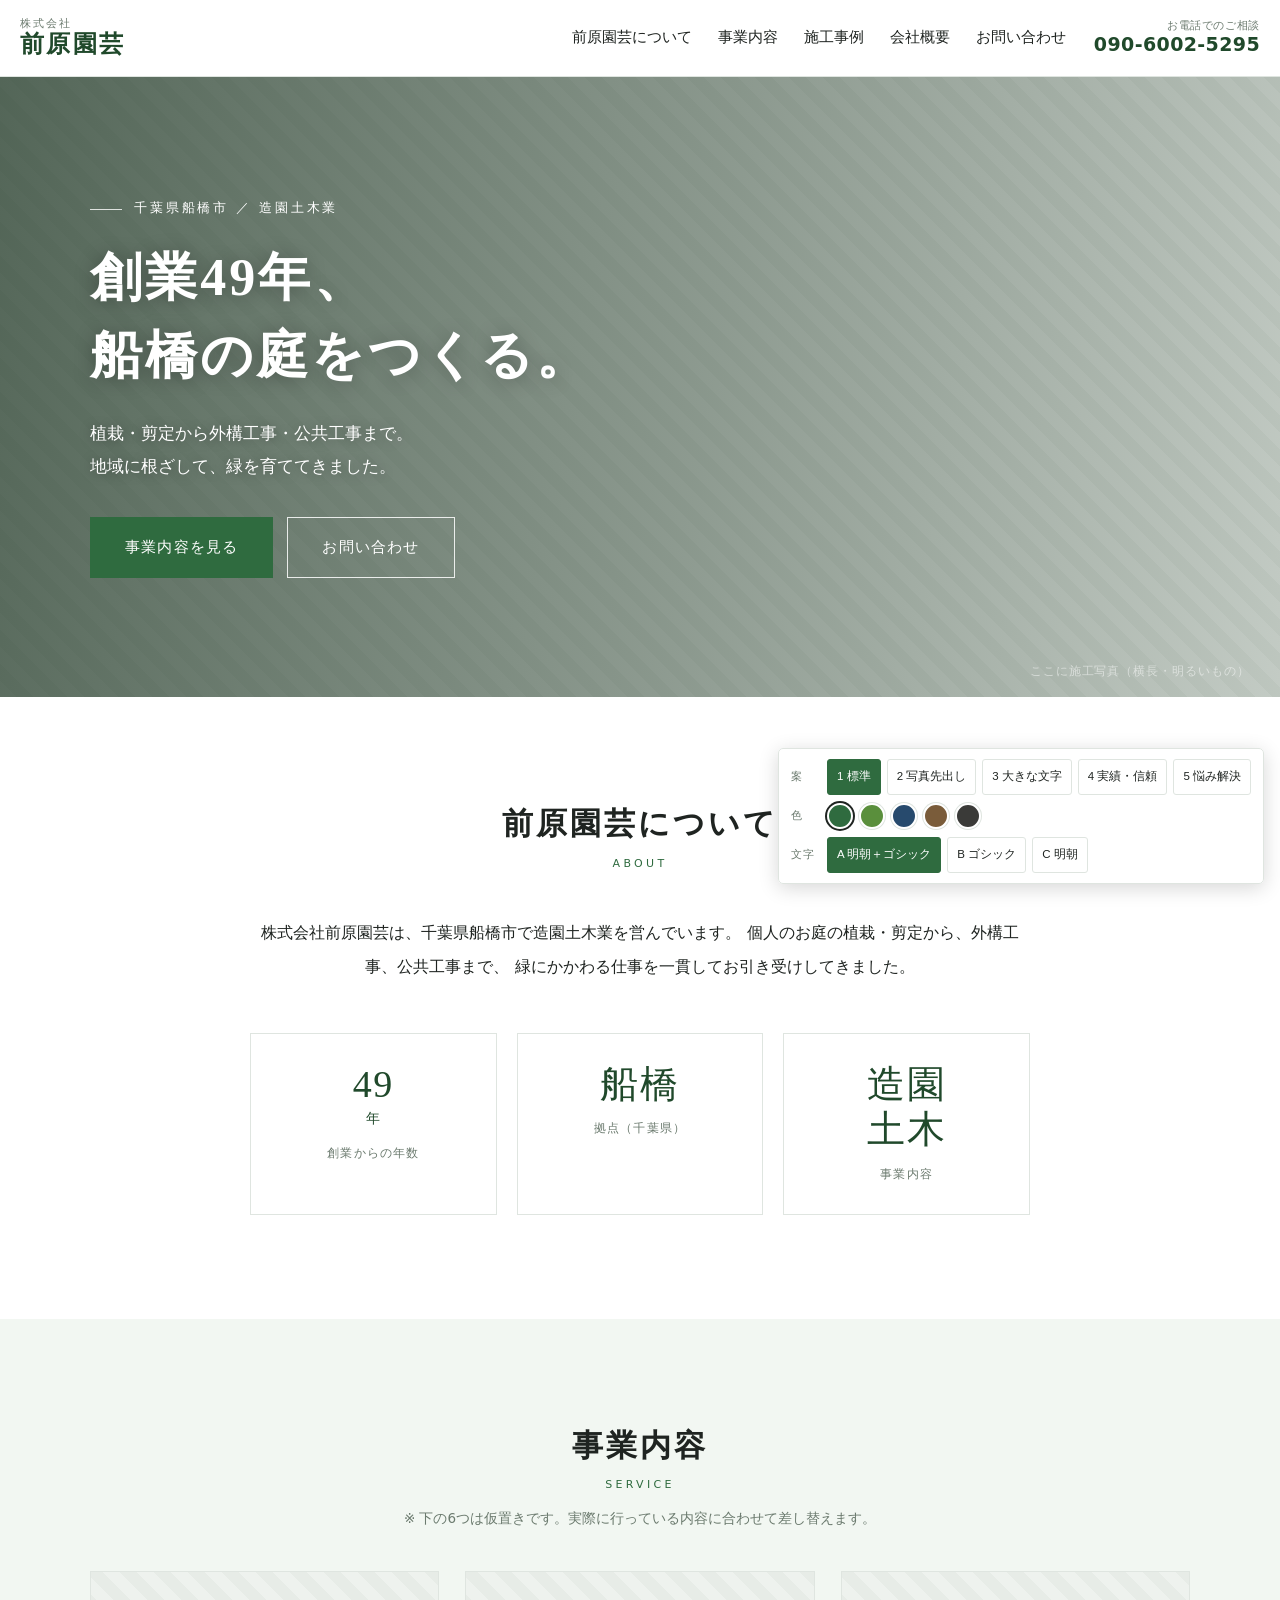
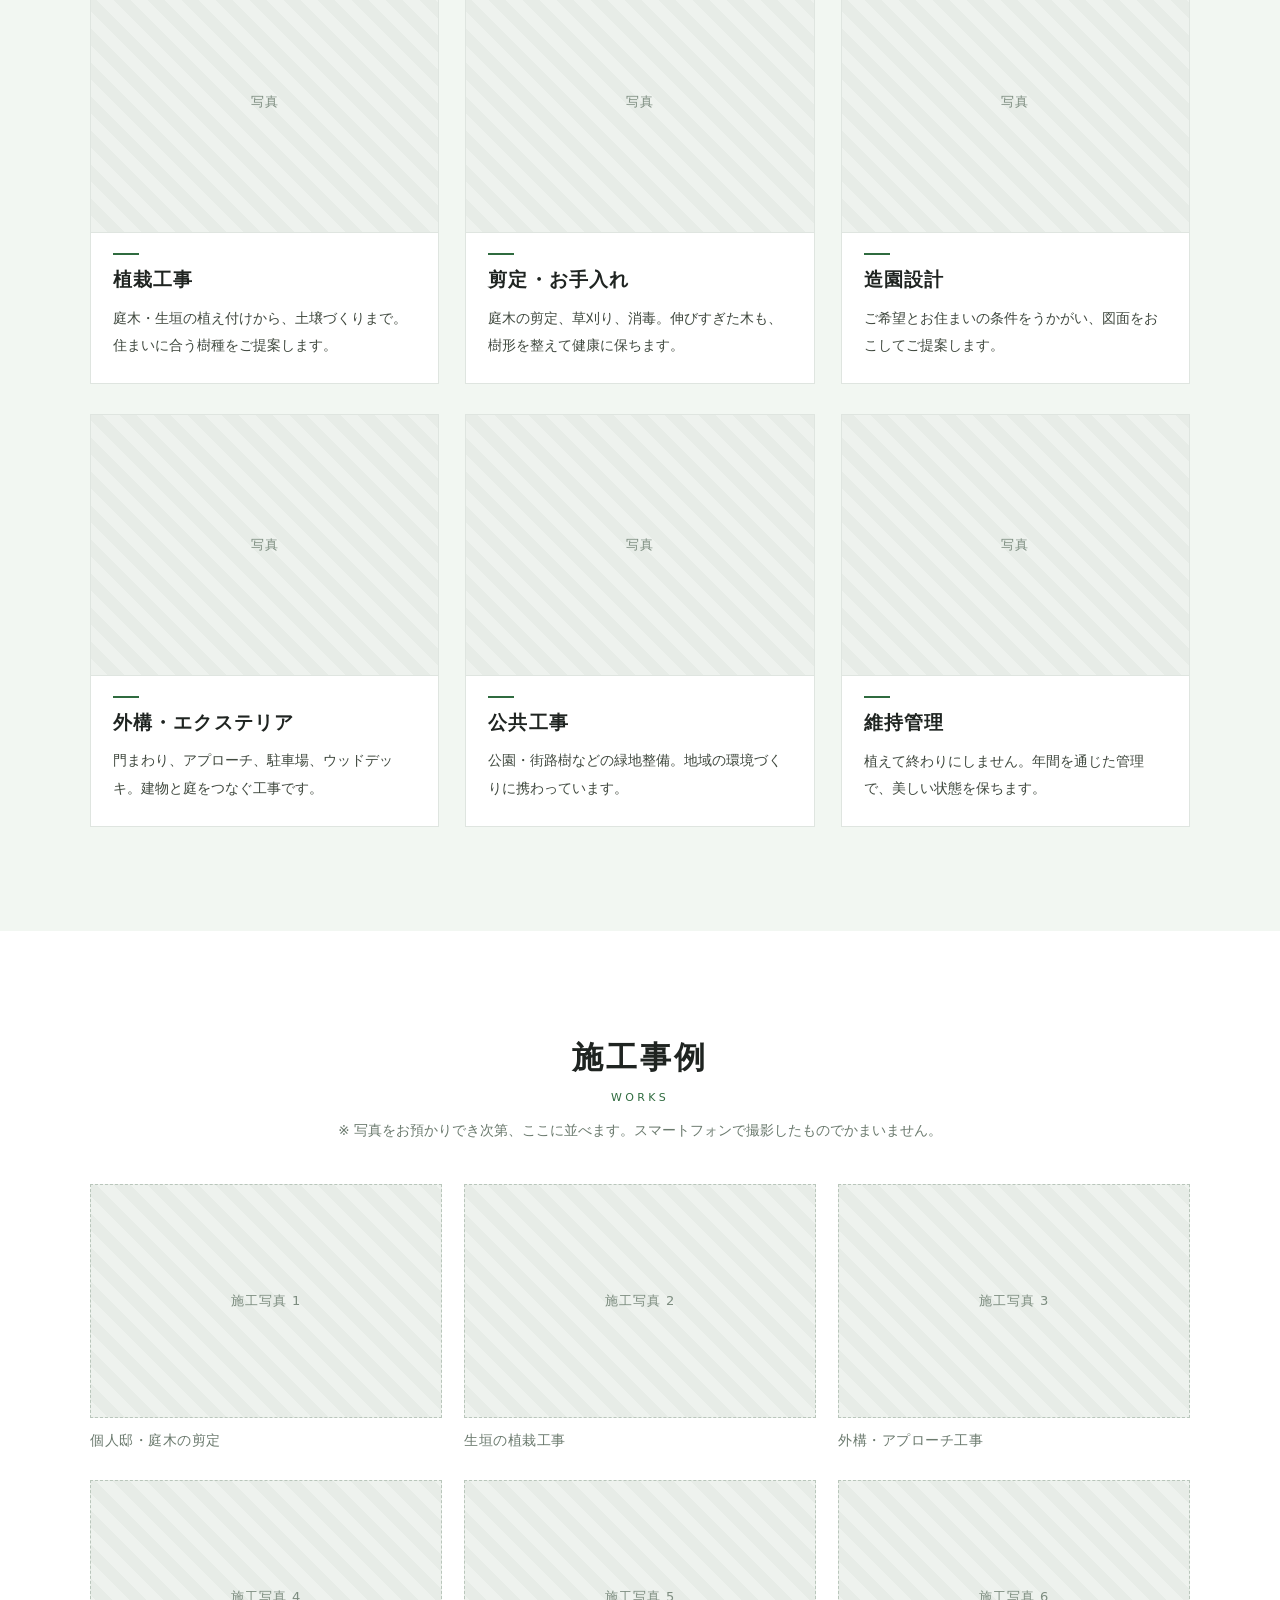
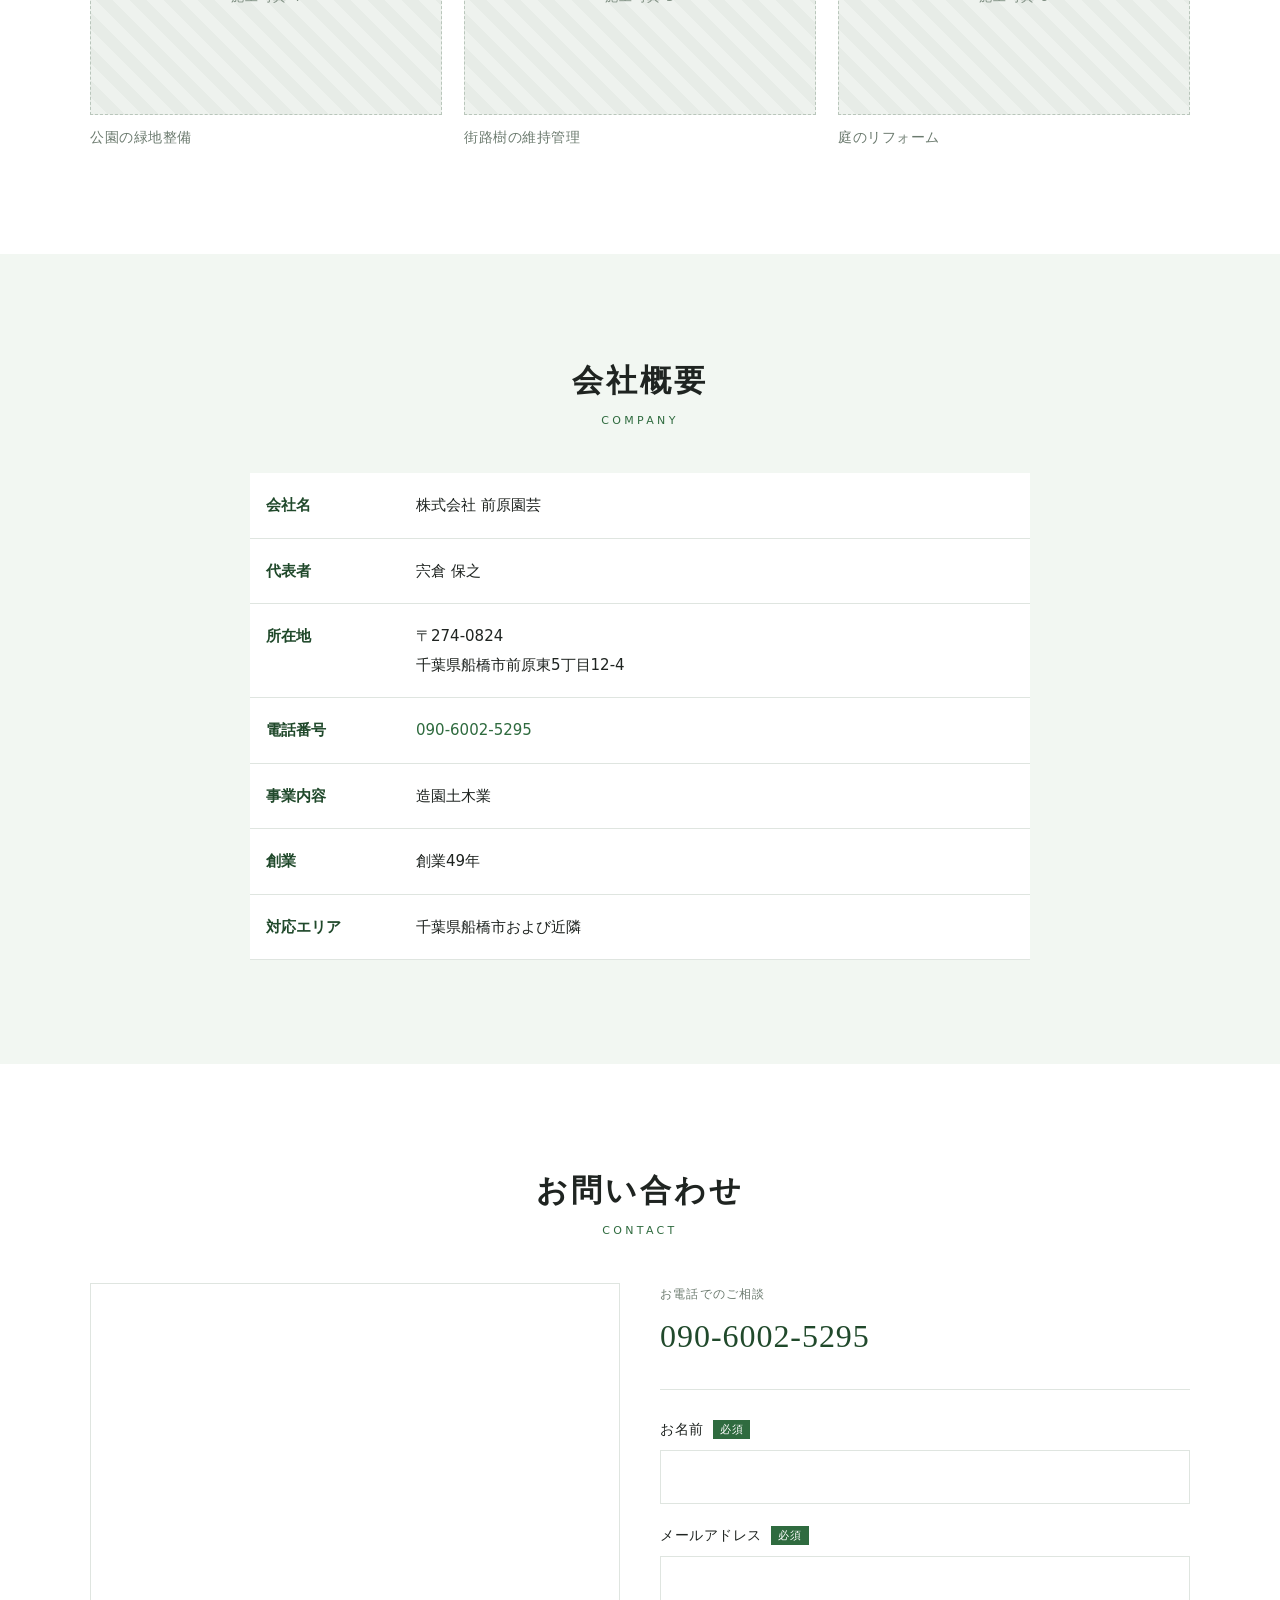
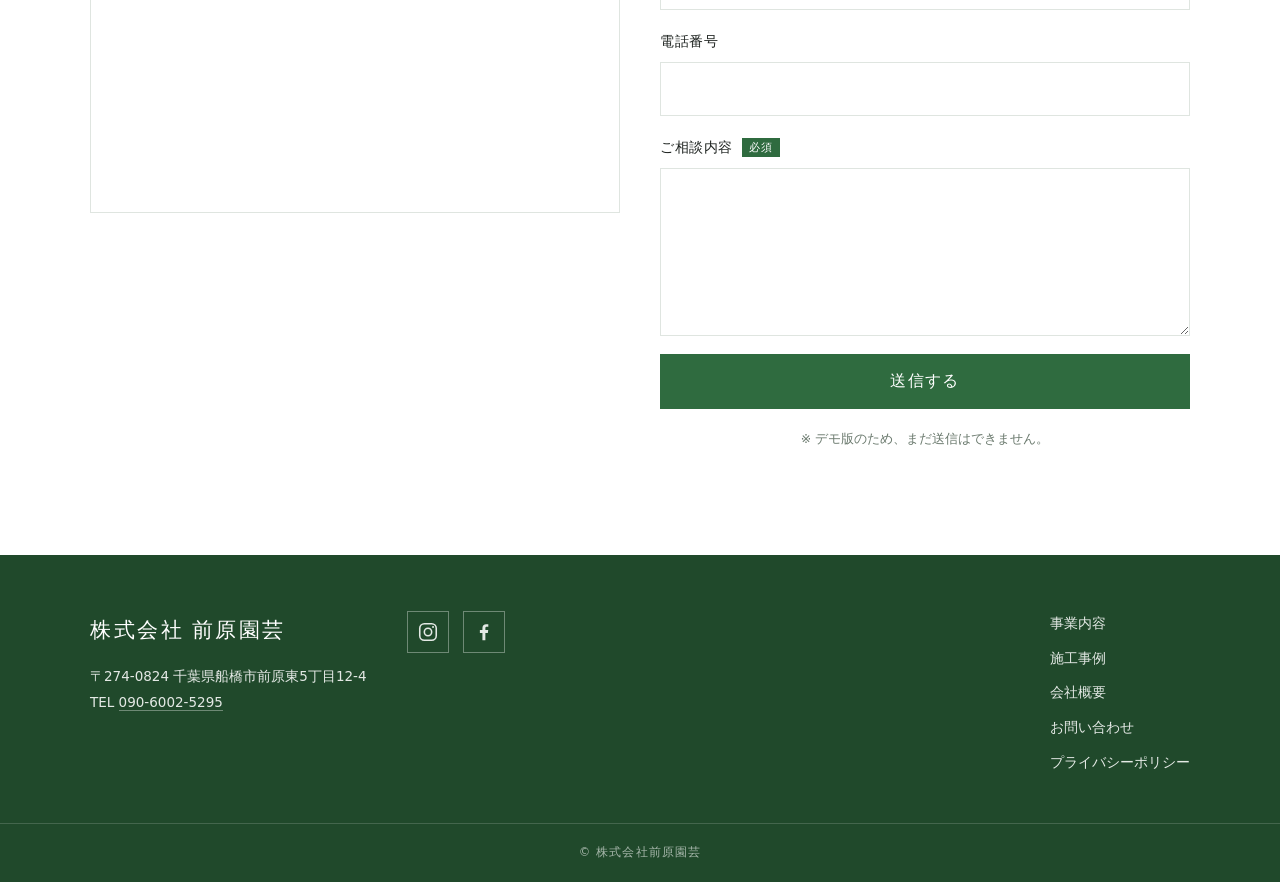
<file: index.html>
<!DOCTYPE html>
<html lang="ja">
<head>
<meta charset="UTF-8">
<meta name="viewport" content="width=device-width, initial-scale=1">

<!-- ★デモ版：公開時に必ず消す。検索結果に出さないための指定 -->
<meta name="robots" content="noindex,nofollow">

<title>株式会社前原園芸｜千葉県船橋市の造園土木</title>
<meta name="description" content="千葉県船橋市の造園土木業、株式会社前原園芸。創業49年。植栽・剪定・造園設計から外構工事・公共工事まで承ります。">
<!-- フォント（パターンB・Cで使用）。1つに決まったら、使う分だけ残す -->
<link rel="preconnect" href="https://fonts.googleapis.com">
<link rel="preconnect" href="https://fonts.gstatic.com" crossorigin>
<link href="https://fonts.googleapis.com/css2?family=Noto+Sans+JP:wght@400;500;700&family=Noto+Serif+JP:wght@400;600&family=Shippori+Mincho+B1:wght@600&display=swap" rel="stylesheet">

<!-- ★色とフォントのパターン。決まったら1つずつだけ残して、下の切り替えパネルを消す -->
<link rel="stylesheet" href="color-a.css" id="colorset">
<link rel="stylesheet" href="font-a.css" id="fontset">
<link rel="stylesheet" href="style.css">
<link rel="stylesheet" href="pick.css">
</head>
<body>

<!-- ══════════ ヘッダー ══════════ -->
<header class="header">
  <div class="header__inner">
    <a class="logo" href="#top">
      <span class="logo__sub">株式会社</span>
      <span class="logo__main">前原園芸</span>
    </a>

    <nav class="nav" id="nav">
      <a href="#about">前原園芸について</a>
      <a href="#service">事業内容</a>
      <a href="#works">施工事例</a>
      <a href="#company">会社概要</a>
      <a href="#contact">お問い合わせ</a>
    </nav>

    <a class="header__tel" href="tel:09060025295">
      <span class="header__tel-label">お電話でのご相談</span>
      <span class="header__tel-num">090-6002-5295</span>
    </a>

    <button class="burger" id="burger" aria-label="メニューを開く" aria-expanded="false">
      <span></span><span></span><span></span>
    </button>
  </div>
</header>

<!-- ══════════ ヒーロー ══════════ -->
<section class="hero" id="top">
  <!-- ★写真が届いたら、この div の背景に施工写真を入れる -->
  <div class="hero__media ph ph--hero" data-ph="ここに施工写真（横長・明るいもの）"></div>
  <div class="hero__body">
    <p class="hero__eyebrow">千葉県船橋市 ／ 造園土木業</p>
    <h1 class="hero__title">創業49年、<br>船橋の庭をつくる。</h1>
    <p class="hero__lead">植栽・剪定から外構工事・公共工事まで。<br>地域に根ざして、緑を育ててきました。</p>
    <div class="hero__btns">
      <a class="btn btn--primary" href="#service">事業内容を見る</a>
      <a class="btn btn--ghost" href="#contact">お問い合わせ</a>
    </div>
  </div>
</section>

<!-- ══════════ 前原園芸について ══════════ -->
<section class="section" id="about">
  <div class="wrap wrap--narrow">
    <h2 class="sec-title">前原園芸について<span class="sec-title__en">ABOUT</span></h2>
    <p class="lead-text">
      株式会社前原園芸は、千葉県船橋市で造園土木業を営んでいます。<!-- ★本文は仮。お客さんの紹介文が届いたら差し替える -->
      個人のお庭の植栽・剪定から、外構工事、公共工事まで、
      緑にかかわる仕事を一貫してお引き受けしてきました。
    </p>
    <ul class="facts">
      <li class="facts__item"><span class="facts__num">49</span><span class="facts__unit">年</span><span class="facts__label">創業からの年数</span></li>
      <li class="facts__item"><span class="facts__num">船橋</span><span class="facts__label">拠点（千葉県）</span></li>
      <li class="facts__item"><span class="facts__num">造園<br>土木</span><span class="facts__label">事業内容</span></li>
    </ul>
  </div>
</section>

<!-- ══════════ 事業内容 ══════════ -->
<section class="section section--soft" id="service">
  <div class="wrap">
    <h2 class="sec-title">事業内容<span class="sec-title__en">SERVICE</span></h2>
    <p class="sec-desc">※ 下の6つは仮置きです。実際に行っている内容に合わせて差し替えます。</p>

    <div class="cards">
      <article class="card">
        <div class="ph ph--card" data-ph="写真"></div>
        <h3 class="card__title">植栽工事</h3>
        <p class="card__text">庭木・生垣の植え付けから、土壌づくりまで。住まいに合う樹種をご提案します。</p>
      </article>
      <article class="card">
        <div class="ph ph--card" data-ph="写真"></div>
        <h3 class="card__title">剪定・お手入れ</h3>
        <p class="card__text">庭木の剪定、草刈り、消毒。伸びすぎた木も、樹形を整えて健康に保ちます。</p>
      </article>
      <article class="card">
        <div class="ph ph--card" data-ph="写真"></div>
        <h3 class="card__title">造園設計</h3>
        <p class="card__text">ご希望とお住まいの条件をうかがい、図面をおこしてご提案します。</p>
      </article>
      <article class="card">
        <div class="ph ph--card" data-ph="写真"></div>
        <h3 class="card__title">外構・エクステリア</h3>
        <p class="card__text">門まわり、アプローチ、駐車場、ウッドデッキ。建物と庭をつなぐ工事です。</p>
      </article>
      <article class="card">
        <div class="ph ph--card" data-ph="写真"></div>
        <h3 class="card__title">公共工事</h3>
        <p class="card__text">公園・街路樹などの緑地整備。地域の環境づくりに携わっています。</p>
      </article>
      <article class="card">
        <div class="ph ph--card" data-ph="写真"></div>
        <h3 class="card__title">維持管理</h3>
        <p class="card__text">植えて終わりにしません。年間を通じた管理で、美しい状態を保ちます。</p>
      </article>
    </div>
  </div>
</section>

<!-- ══════════ 施工事例 ══════════ -->
<section class="section" id="works">
  <div class="wrap">
    <h2 class="sec-title">施工事例<span class="sec-title__en">WORKS</span></h2>
    <p class="sec-desc">※ 写真をお預かりでき次第、ここに並べます。スマートフォンで撮影したものでかまいません。</p>

    <div class="works">
      <figure class="works__item"><div class="ph ph--work" data-ph="施工写真 1"></div><figcaption>個人邸・庭木の剪定</figcaption></figure>
      <figure class="works__item"><div class="ph ph--work" data-ph="施工写真 2"></div><figcaption>生垣の植栽工事</figcaption></figure>
      <figure class="works__item"><div class="ph ph--work" data-ph="施工写真 3"></div><figcaption>外構・アプローチ工事</figcaption></figure>
      <figure class="works__item"><div class="ph ph--work" data-ph="施工写真 4"></div><figcaption>公園の緑地整備</figcaption></figure>
      <figure class="works__item"><div class="ph ph--work" data-ph="施工写真 5"></div><figcaption>街路樹の維持管理</figcaption></figure>
      <figure class="works__item"><div class="ph ph--work" data-ph="施工写真 6"></div><figcaption>庭のリフォーム</figcaption></figure>
    </div>
  </div>
</section>

<!-- ══════════ 会社概要 ══════════ -->
<section class="section section--soft" id="company">
  <div class="wrap wrap--narrow">
    <h2 class="sec-title">会社概要<span class="sec-title__en">COMPANY</span></h2>
    <table class="table">
      <tr><th>会社名</th><td>株式会社 前原園芸</td></tr>
      <tr><th>代表者</th><td>宍倉 保之</td></tr>
      <tr><th>所在地</th><td>〒274-0824<br>千葉県船橋市前原東5丁目12-4</td></tr>
      <tr><th>電話番号</th><td><a href="tel:09060025295">090-6002-5295</a></td></tr>
      <tr><th>事業内容</th><td>造園土木業</td></tr>
      <tr><th>創業</th><td>創業49年<!-- ★西暦が分かったら「1977年（昭和52年）」の形に直す --></td></tr>
      <tr><th>対応エリア</th><td>千葉県船橋市および近隣<!-- ★要確認 --></td></tr>
    </table>
  </div>
</section>

<!-- ══════════ お問い合わせ ══════════ -->
<section class="section" id="contact">
  <div class="wrap">
    <h2 class="sec-title">お問い合わせ<span class="sec-title__en">CONTACT</span></h2>

    <div class="contact">
      <div class="contact__map">
        <!-- ★地図：住所から表示。ピンの位置がずれていたら差し替える -->
        <iframe
          src="https://www.google.com/maps?q=%E5%8D%83%E8%91%89%E7%9C%8C%E8%88%B9%E6%A9%8B%E5%B8%82%E5%89%8D%E5%8E%9F%E6%9D%B15-12-4&output=embed"
          title="株式会社前原園芸の所在地"
          loading="lazy" referrerpolicy="no-referrer-when-downgrade"></iframe>
      </div>

      <div class="contact__body">
        <p class="contact__tel-block">
          <span class="contact__tel-label">お電話でのご相談</span>
          <a class="contact__tel" href="tel:09060025295">090-6002-5295</a>
        </p>

        <!-- ★デモ版のため、まだ送信できません。公開時にPHPのメールフォームをつなぎます -->
        <form class="form" onsubmit="return false;">
          <label><span class="form__head">お名前<span class="req">必須</span></span>
            <input type="text" name="name" required>
          </label>
          <label><span class="form__head">メールアドレス<span class="req">必須</span></span>
            <input type="email" name="email" required>
          </label>
          <label><span class="form__head">電話番号</span>
            <input type="tel" name="tel">
          </label>
          <label><span class="form__head">ご相談内容<span class="req">必須</span></span>
            <textarea name="body" rows="5" required></textarea>
          </label>
          <button class="btn btn--primary btn--wide" type="submit">送信する</button>
          <p class="form__note">※ デモ版のため、まだ送信はできません。</p>
        </form>
      </div>
    </div>
  </div>
</section>

<!-- ══════════ フッター ══════════ -->
<footer class="footer">
  <div class="wrap footer__inner">
    <div class="footer__brand">
      <p class="footer__name">株式会社 前原園芸</p>
      <p class="footer__addr">〒274-0824 千葉県船橋市前原東5丁目12-4<br>TEL <a href="tel:09060025295">090-6002-5295</a></p>
    </div>

    <!-- ★SNS：URLが分かり次第 href を差し替える。使っていないものは削除する -->
    <div class="footer__sns">
      <a href="#" aria-label="Instagram" title="Instagram（URL未定）">
        <svg viewBox="0 0 24 24" width="22" height="22" fill="none" stroke="currentColor" stroke-width="1.7">
          <rect x="3" y="3" width="18" height="18" rx="5"/><circle cx="12" cy="12" r="4"/><circle cx="17.5" cy="6.5" r="1.1" fill="currentColor" stroke="none"/>
        </svg>
      </a>
      <a href="#" aria-label="Facebook" title="Facebook（URL未定）">
        <svg viewBox="0 0 24 24" width="22" height="22" fill="currentColor">
          <path d="M13.5 21v-8h2.7l.4-3.1h-3.1V7.9c0-.9.25-1.5 1.55-1.5h1.65V3.6c-.29-.04-1.27-.12-2.41-.12-2.38 0-4.01 1.45-4.01 4.12V9.9H7.5V13h2.78v8h3.22z"/>
        </svg>
      </a>
    </div>

    <nav class="footer__nav">
      <a href="#service">事業内容</a>
      <a href="#works">施工事例</a>
      <a href="#company">会社概要</a>
      <a href="#contact">お問い合わせ</a>
      <!-- ★プライバシーポリシーのページは、作ることが決まったら privacy.html を用意して差し替える -->
      <a href="#">プライバシーポリシー</a>
    </nav>
  </div>
  <p class="copyright">&copy; 株式会社前原園芸</p>
</footer>

<!-- ══════════ ★デモ専用：色とフォントの切り替え（決定したら、このブロックとscriptを削除する） ══════════ -->
<div class="pick" id="pick">
  <div class="pick__row">
    <span class="pick__label">案</span>
    <span class="pick__link is-on">1 標準</span>
    <a class="pick__link" data-plan href="pattern2.html">2 写真先出し</a>
    <a class="pick__link" data-plan href="pattern3.html">3 大きな文字</a>
    <a class="pick__link" data-plan href="pattern4.html">4 実績・信頼</a>
    <a class="pick__link" data-plan href="pattern5.html">5 悩み解決</a>
  </div>
  <div class="pick__row">
    <span class="pick__label">色</span>
    <button class="sw" data-color="a" style="--c:#2f6b3f" title="深緑（現在）"></button>
    <button class="sw" data-color="b" style="--c:#5a8f3c" title="若草"></button>
    <button class="sw" data-color="c" style="--c:#274a6d" title="藍"></button>
    <button class="sw" data-color="d" style="--c:#7a5c3a" title="土"></button>
    <button class="sw" data-color="e" style="--c:#3a3a38" title="墨"></button>
  </div>
  <div class="pick__row">
    <span class="pick__label">文字</span>
    <button data-font="a">A 明朝＋ゴシック</button>
    <button data-font="b">B ゴシック</button>
    <button data-font="c">C 明朝</button>
  </div>
</div>

<script src="pick.js"></script>

</body>
</html>
</file>
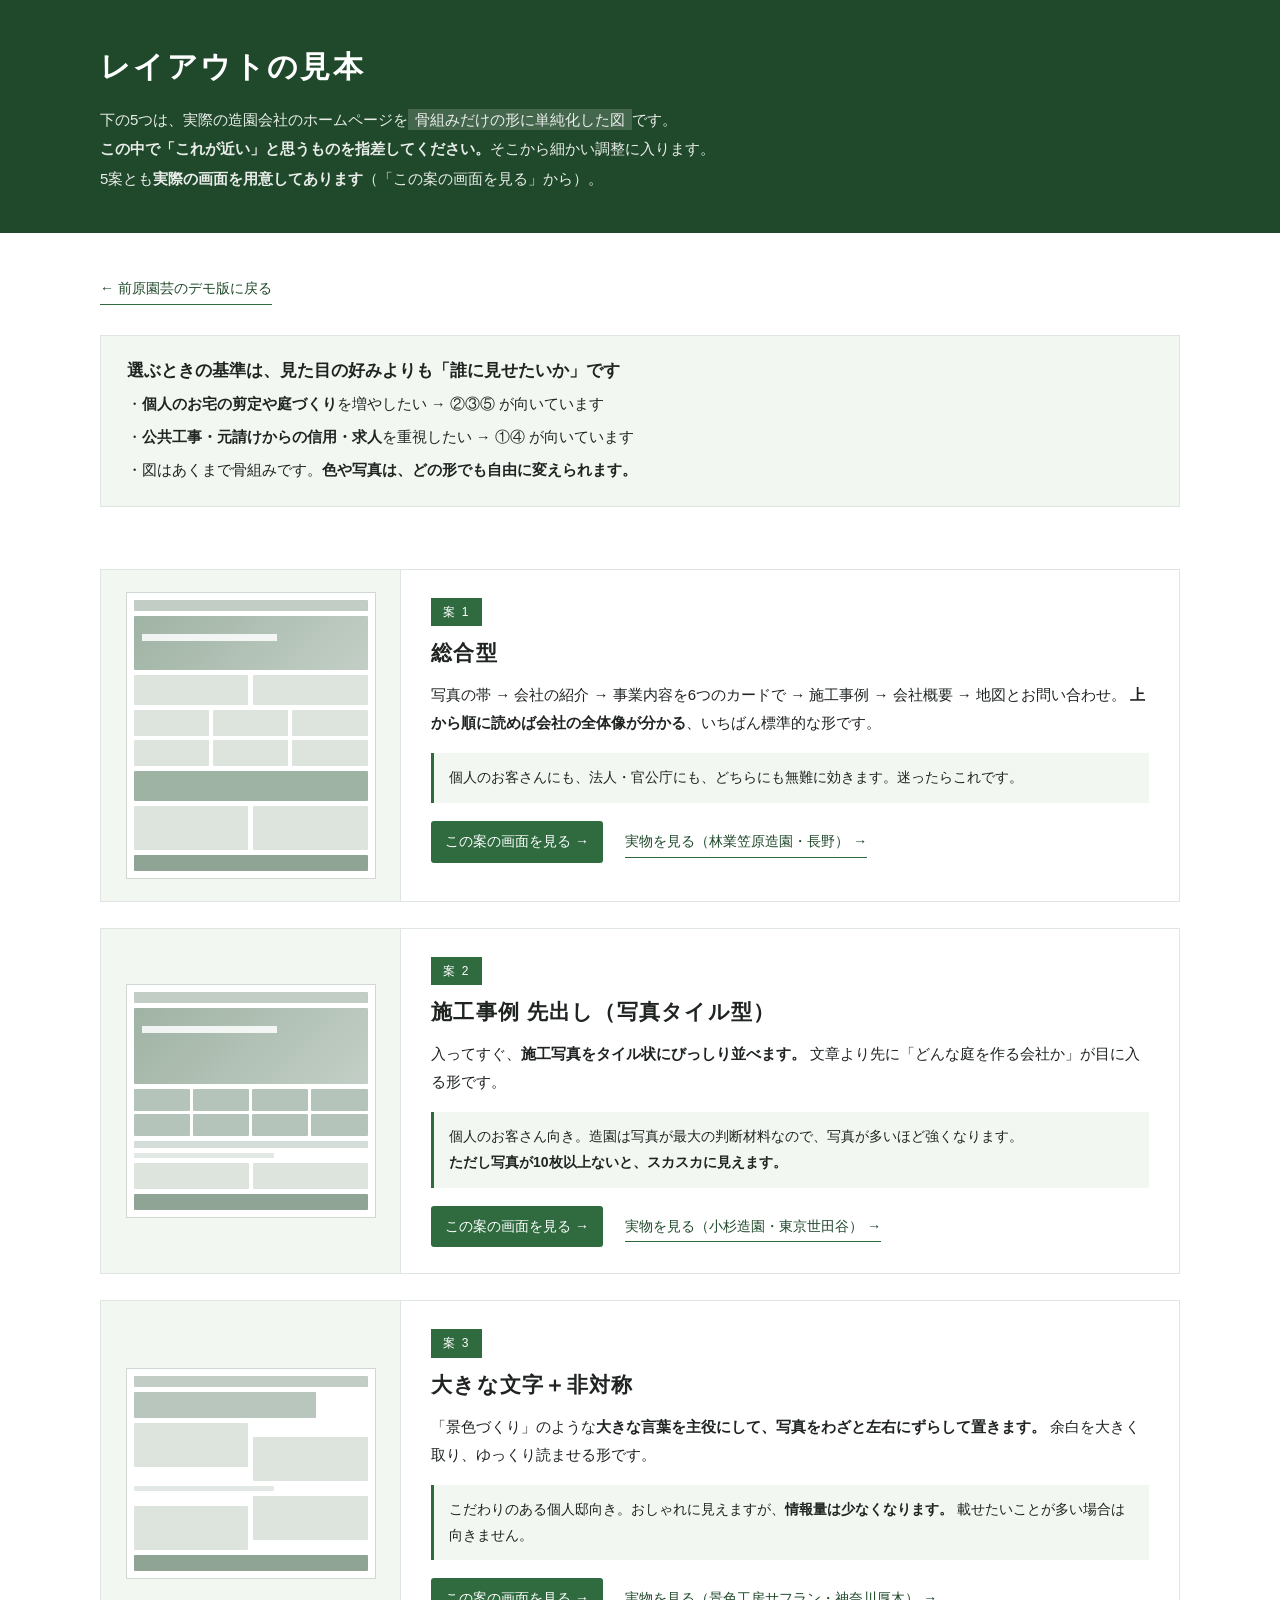
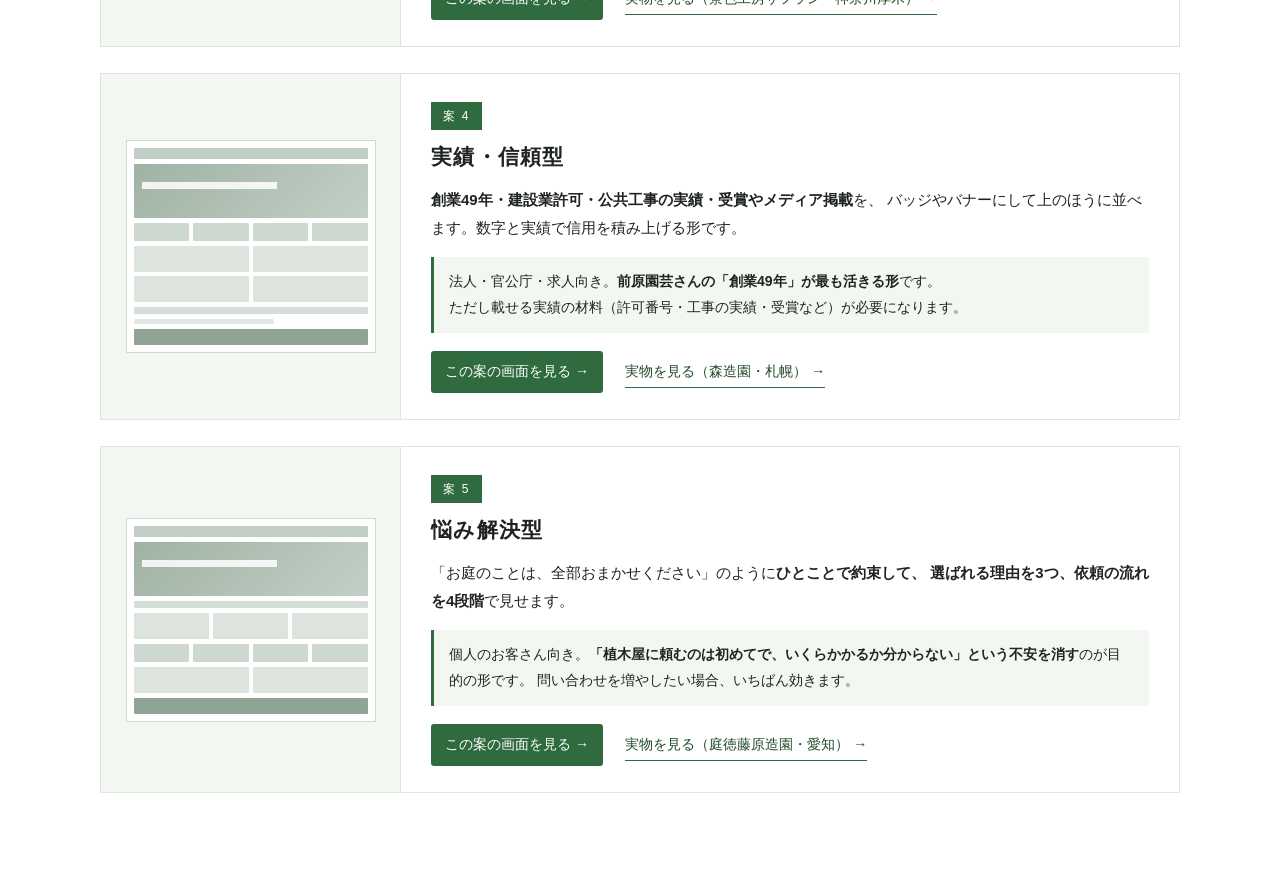
<file: layout.html>
<!DOCTYPE html>
<html lang="ja">
<head>
<meta charset="UTF-8">
<meta name="viewport" content="width=device-width, initial-scale=1">
<meta name="robots" content="noindex,nofollow">
<title>レイアウトの見本｜株式会社前原園芸</title>
<style>
/* ============================================================
   レイアウト選びのための見本ページ
   ・他社サイトの画像は置かない（骨格の図＋実物へのリンクだけ）
   ・トップページからはリンクしていない。URLを直接開いて使う
   ・レイアウトが決まったら、このファイルは削除する
   ============================================================ */
:root{
  --green:#2f6b3f; --green-dark:#20492b; --pale:#f2f7f2;
  --ink:#1f2421; --muted:#6b7a6e; --line:#dfe5e0;
}
*,*::before,*::after{box-sizing:border-box;}
body{
  margin:0;background:#fff;color:var(--ink);
  font-family:"Hiragino Kaku Gothic ProN","Yu Gothic","Meiryo",sans-serif;
  font-size:16px;line-height:1.85;
}
.wrap{width:min(100% - 40px,1080px);margin-inline:auto;}
h1,h2,h3{font-family:"Hiragino Mincho ProN","Yu Mincho",serif;font-weight:600;line-height:1.5;margin:0;}

.head{background:var(--green-dark);color:#fff;padding:44px 0 40px;}
.head h1{font-size:clamp(22px,3.4vw,30px);letter-spacing:.08em;}
.head p{margin:16px 0 0;font-size:15px;line-height:1.95;color:rgba(255,255,255,.9);}
.head .strong{background:rgba(255,255,255,.16);padding:2px 7px;}

.intro{padding:40px 0 8px;}
.intro p{margin:0 0 10px;}

.list{padding:24px 0 80px;display:flex;flex-direction:column;gap:26px;}

.item{border:1px solid var(--line);display:grid;grid-template-columns:300px 1fr;}
.item__fig{background:var(--pale);border-right:1px solid var(--line);padding:22px;display:grid;place-items:center;}
.item__body{padding:26px 30px;}
.item__no{
  display:inline-block;background:var(--green);color:#fff;font-size:12px;
  letter-spacing:.14em;padding:3px 12px;margin-bottom:12px;
}
.item__title{font-size:21px;letter-spacing:.06em;}
.item__lead{margin:12px 0 0;font-size:15px;}
.item__for{
  margin:16px 0 0;padding:12px 15px;background:var(--pale);font-size:14px;line-height:1.85;
  border-left:3px solid var(--green);
}
.item__link{
  display:inline-block;margin-top:18px;font-size:14px;color:var(--green-dark);
  border-bottom:1px solid var(--green);padding-bottom:2px;text-decoration:none;
}
.item__link:hover{color:var(--green);}
.item__link--own{display:inline-block;margin-right:18px;background:var(--green);color:#fff;border:0;padding:8px 14px;border-radius:3px;}
.item__link--own:hover{background:var(--green-dark);color:#fff;}
.item__link--own::after{content:" →";}
.item__link::after{content:" →";}

/* ── 骨格の図（灰色の箱だけで構成を表す） ───────────── */
.wf{width:100%;max-width:250px;background:#fff;border:1px solid #cfd8d1;padding:7px;display:flex;flex-direction:column;gap:5px;}
.wf i{display:block;background:#dde4de;border-radius:1px;}
.wf .bar{height:11px;background:#c2cdc5;}
.wf .hero{height:54px;background:linear-gradient(135deg,#9fb3a4,#c3cfc6);position:relative;}
.wf .hero.txt::after{content:"";position:absolute;left:8px;top:18px;width:58%;height:7px;background:rgba(255,255,255,.85);}
.wf .hero.big{height:76px;}
.wf .row{display:flex;gap:5px;}
.wf .row > i{flex:1;height:30px;}
.wf .grid{display:grid;grid-template-columns:repeat(3,1fr);gap:4px;}
.wf .grid > i{height:26px;}
.wf .grid.g2{grid-template-columns:repeat(2,1fr);}
.wf .tile{display:grid;grid-template-columns:repeat(4,1fr);gap:3px;}
.wf .tile > i{height:22px;background:#b5c4ba;}
.wf .band{height:30px;background:#9fb3a4;}
.wf .txt-l{height:7px;background:#d5ddd8;}
.wf .txt-s{height:5px;width:60%;background:#e2e8e3;}
.wf .big-type{height:26px;background:#b9c6bd;width:78%;}
.wf .half{display:flex;gap:5px;}
.wf .half > i{flex:1;height:44px;}
.wf .steps{display:flex;gap:4px;}
.wf .steps > i{flex:1;height:18px;background:#cdd8d0;}
.wf .foot{height:16px;background:#8fa495;}

.note{background:var(--pale);border:1px solid var(--line);padding:22px 26px;margin:0 0 30px;}
.note h3{font-size:17px;margin-bottom:8px;}
.note p{margin:6px 0 0;font-size:14.5px;}

.backlink{display:inline-block;margin:0 0 30px;font-size:14px;color:var(--green-dark);border-bottom:1px solid var(--green);text-decoration:none;padding-bottom:2px;}

@media (max-width:760px){
  .item{grid-template-columns:1fr;}
  .item__fig{border-right:0;border-bottom:1px solid var(--line);}
  .item__body{padding:22px;}
}
</style>
</head>
<body>

<header class="head">
  <div class="wrap">
    <h1>レイアウトの見本</h1>
    <p>
      下の5つは、実際の造園会社のホームページを<span class="strong">骨組みだけの形に単純化した図</span>です。<br>
      <strong>この中で「これが近い」と思うものを指差してください。</strong>そこから細かい調整に入ります。<br>5案とも<strong>実際の画面を用意してあります</strong>（「この案の画面を見る」から）。
    </p>
  </div>
</header>

<div class="wrap intro">
  <a class="backlink" href="index.html">← 前原園芸のデモ版に戻る</a>
  <div class="note">
    <h3>選ぶときの基準は、見た目の好みよりも「誰に見せたいか」です</h3>
    <p>・<strong>個人のお宅の剪定や庭づくり</strong>を増やしたい → ②③⑤ が向いています</p>
    <p>・<strong>公共工事・元請けからの信用・求人</strong>を重視したい → ①④ が向いています</p>
    <p>・図はあくまで骨組みです。<strong>色や写真は、どの形でも自由に変えられます。</strong></p>
  </div>
</div>

<main class="wrap list">

  <!-- ① 総合型（現在のデモ） -->
  <article class="item">
    <div class="item__fig">
      <div class="wf">
        <i class="bar"></i>
        <i class="hero txt"></i>
        <div class="row"><i></i><i></i></div>
        <div class="grid"><i></i><i></i><i></i><i></i><i></i><i></i></div>
        <i class="band"></i>
        <div class="half"><i></i><i></i></div>
        <i class="foot"></i>
      </div>
    </div>
    <div class="item__body">
      <span class="item__no">案 1</span>
      <h2 class="item__title">総合型</h2>
      <p class="item__lead">
        写真の帯 → 会社の紹介 → 事業内容を6つのカードで → 施工事例 → 会社概要 → 地図とお問い合わせ。
        <strong>上から順に読めば会社の全体像が分かる</strong>、いちばん標準的な形です。
      </p>
      <p class="item__for">個人のお客さんにも、法人・官公庁にも、どちらにも無難に効きます。迷ったらこれです。</p>
      <a class="item__link item__link--own" href="index.html">この案の画面を見る</a>
      <a class="item__link" href="https://www.rinkasa.jp/" target="_blank" rel="noopener">実物を見る（林業笠原造園・長野）</a>
    </div>
  </article>

  <!-- ② 施工事例 先出し（写真タイル型） -->
  <article class="item">
    <div class="item__fig">
      <div class="wf">
        <i class="bar"></i>
        <i class="hero big txt"></i>
        <div class="tile"><i></i><i></i><i></i><i></i><i></i><i></i><i></i><i></i></div>
        <i class="txt-l"></i><i class="txt-s"></i>
        <div class="grid g2"><i></i><i></i></div>
        <i class="foot"></i>
      </div>
    </div>
    <div class="item__body">
      <span class="item__no">案 2</span>
      <h2 class="item__title">施工事例 先出し（写真タイル型）</h2>
      <p class="item__lead">
        入ってすぐ、<strong>施工写真をタイル状にびっしり並べます。</strong>
        文章より先に「どんな庭を作る会社か」が目に入る形です。
      </p>
      <p class="item__for">個人のお客さん向き。造園は写真が最大の判断材料なので、写真が多いほど強くなります。<br>
        <strong>ただし写真が10枚以上ないと、スカスカに見えます。</strong></p>
      <a class="item__link item__link--own" href="pattern2.html">この案の画面を見る</a>
      <a class="item__link" href="https://kosugi-zohen.co.jp/" target="_blank" rel="noopener">実物を見る（小杉造園・東京世田谷）</a>
    </div>
  </article>

  <!-- ③ 大きな文字＋非対称 -->
  <article class="item">
    <div class="item__fig">
      <div class="wf">
        <i class="bar"></i>
        <i class="big-type"></i>
        <div class="half"><i></i><i style="margin-top:14px"></i></div>
        <i class="txt-s"></i>
        <div class="half"><i style="margin-top:10px"></i><i></i></div>
        <i class="foot"></i>
      </div>
    </div>
    <div class="item__body">
      <span class="item__no">案 3</span>
      <h2 class="item__title">大きな文字＋非対称</h2>
      <p class="item__lead">
        「景色づくり」のような<strong>大きな言葉を主役にして、写真をわざと左右にずらして置きます。</strong>
        余白を大きく取り、ゆっくり読ませる形です。
      </p>
      <p class="item__for">こだわりのある個人邸向き。おしゃれに見えますが、<strong>情報量は少なくなります。</strong>
        載せたいことが多い場合は向きません。</p>
      <a class="item__link item__link--own" href="pattern3.html">この案の画面を見る</a>
      <a class="item__link" href="https://www.kk-saffron.com/" target="_blank" rel="noopener">実物を見る（景色工房サフラン・神奈川厚木）</a>
    </div>
  </article>

  <!-- ④ 実績・信頼型 -->
  <article class="item">
    <div class="item__fig">
      <div class="wf">
        <i class="bar"></i>
        <i class="hero txt"></i>
        <div class="steps"><i></i><i></i><i></i><i></i></div>
        <div class="grid g2"><i></i><i></i><i></i><i></i></div>
        <i class="txt-l"></i><i class="txt-s"></i>
        <i class="foot"></i>
      </div>
    </div>
    <div class="item__body">
      <span class="item__no">案 4</span>
      <h2 class="item__title">実績・信頼型</h2>
      <p class="item__lead">
        <strong>創業49年・建設業許可・公共工事の実績・受賞やメディア掲載</strong>を、
        バッジやバナーにして上のほうに並べます。数字と実績で信用を積み上げる形です。
      </p>
      <p class="item__for">法人・官公庁・求人向き。<strong>前原園芸さんの「創業49年」が最も活きる形</strong>です。<br>
        ただし載せる実績の材料（許可番号・工事の実績・受賞など）が必要になります。</p>
      <a class="item__link item__link--own" href="pattern4.html">この案の画面を見る</a>
      <a class="item__link" href="https://www.morizouen.co.jp/" target="_blank" rel="noopener">実物を見る（森造園・札幌）</a>
    </div>
  </article>

  <!-- ⑤ 悩み解決型 -->
  <article class="item">
    <div class="item__fig">
      <div class="wf">
        <i class="bar"></i>
        <i class="hero txt"></i>
        <i class="txt-l"></i>
        <div class="grid"><i></i><i></i><i></i></div>
        <div class="steps"><i></i><i></i><i></i><i></i></div>
        <div class="grid g2"><i></i><i></i></div>
        <i class="foot"></i>
      </div>
    </div>
    <div class="item__body">
      <span class="item__no">案 5</span>
      <h2 class="item__title">悩み解決型</h2>
      <p class="item__lead">
        「お庭のことは、全部おまかせください」のように<strong>ひとことで約束して、
        選ばれる理由を3つ、依頼の流れを4段階</strong>で見せます。
      </p>
      <p class="item__for">個人のお客さん向き。<strong>「植木屋に頼むのは初めてで、いくらかかるか分からない」という不安を消す</strong>のが目的の形です。
        問い合わせを増やしたい場合、いちばん効きます。</p>
      <a class="item__link item__link--own" href="pattern5.html">この案の画面を見る</a>
      <a class="item__link" href="https://www.niwatoku.net/" target="_blank" rel="noopener">実物を見る（庭徳藤原造園・愛知）</a>
    </div>
  </article>

</main>

</body>
</html>
</file>
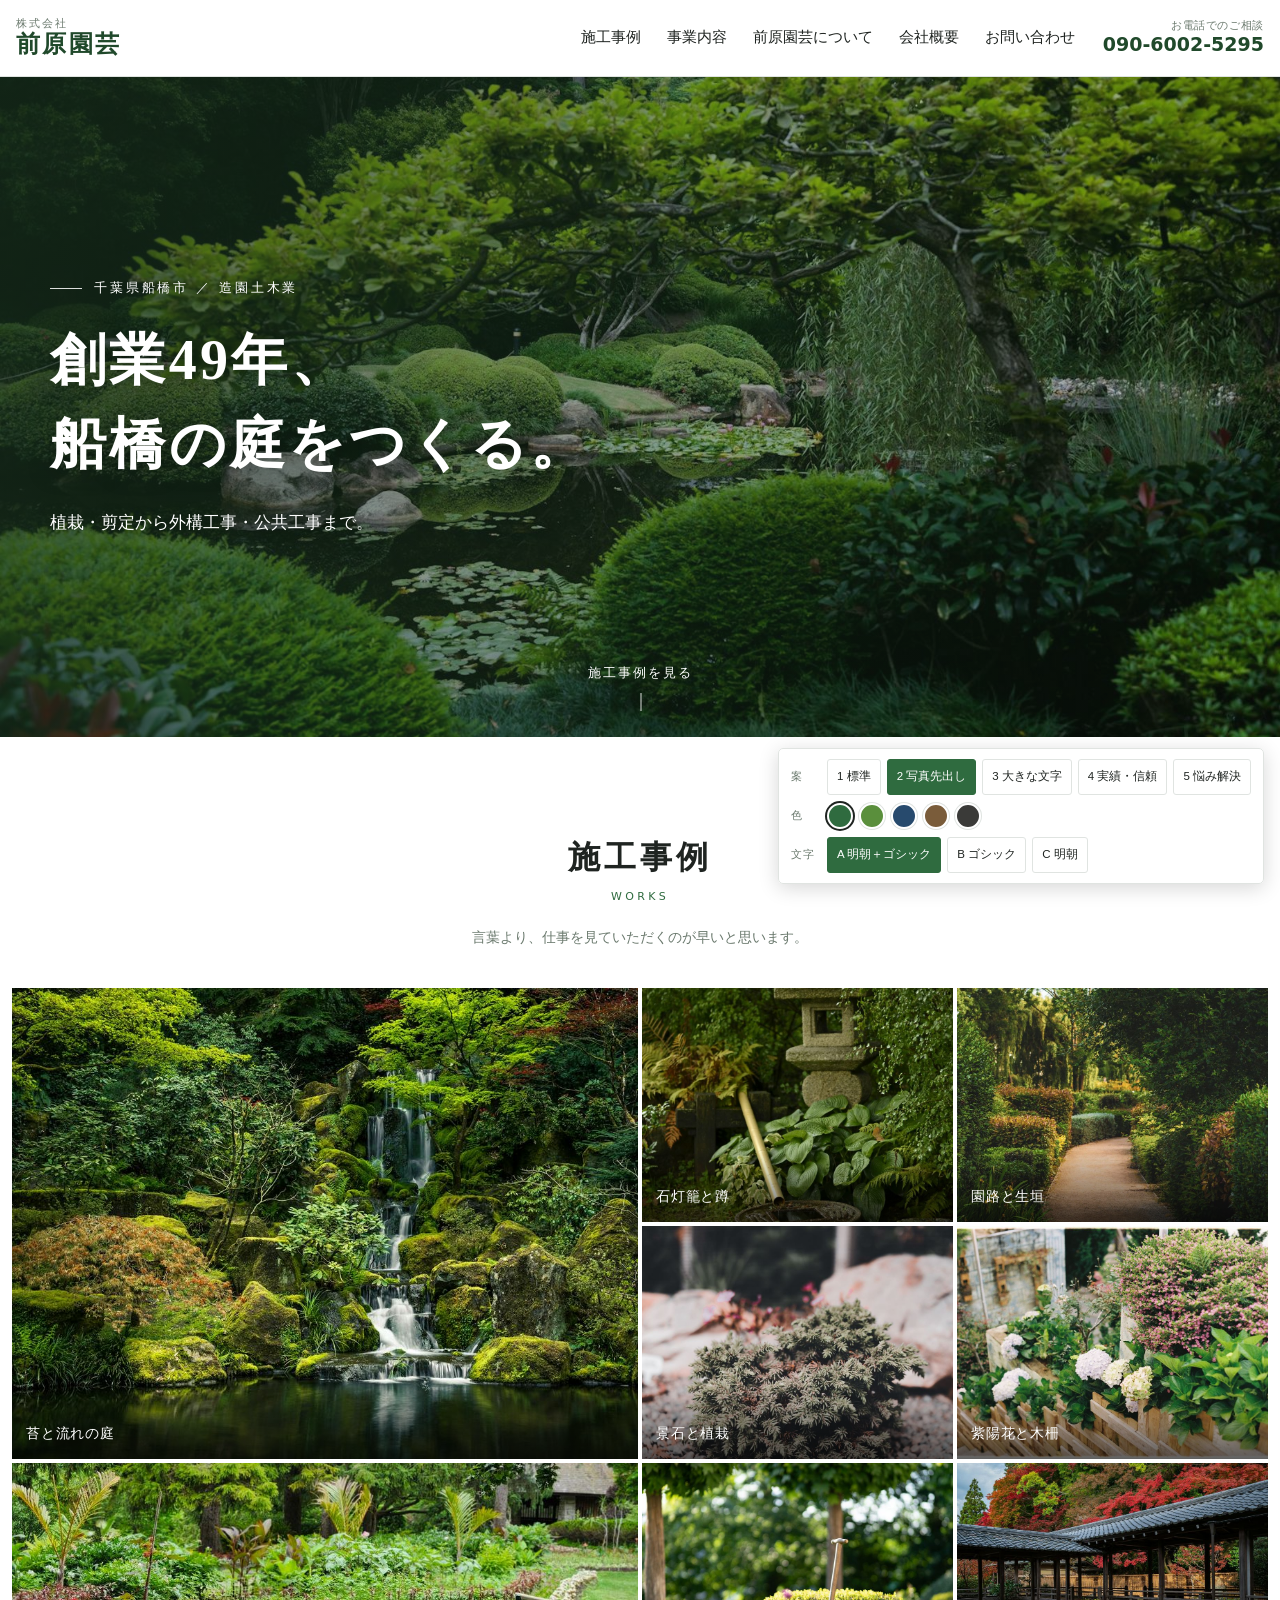
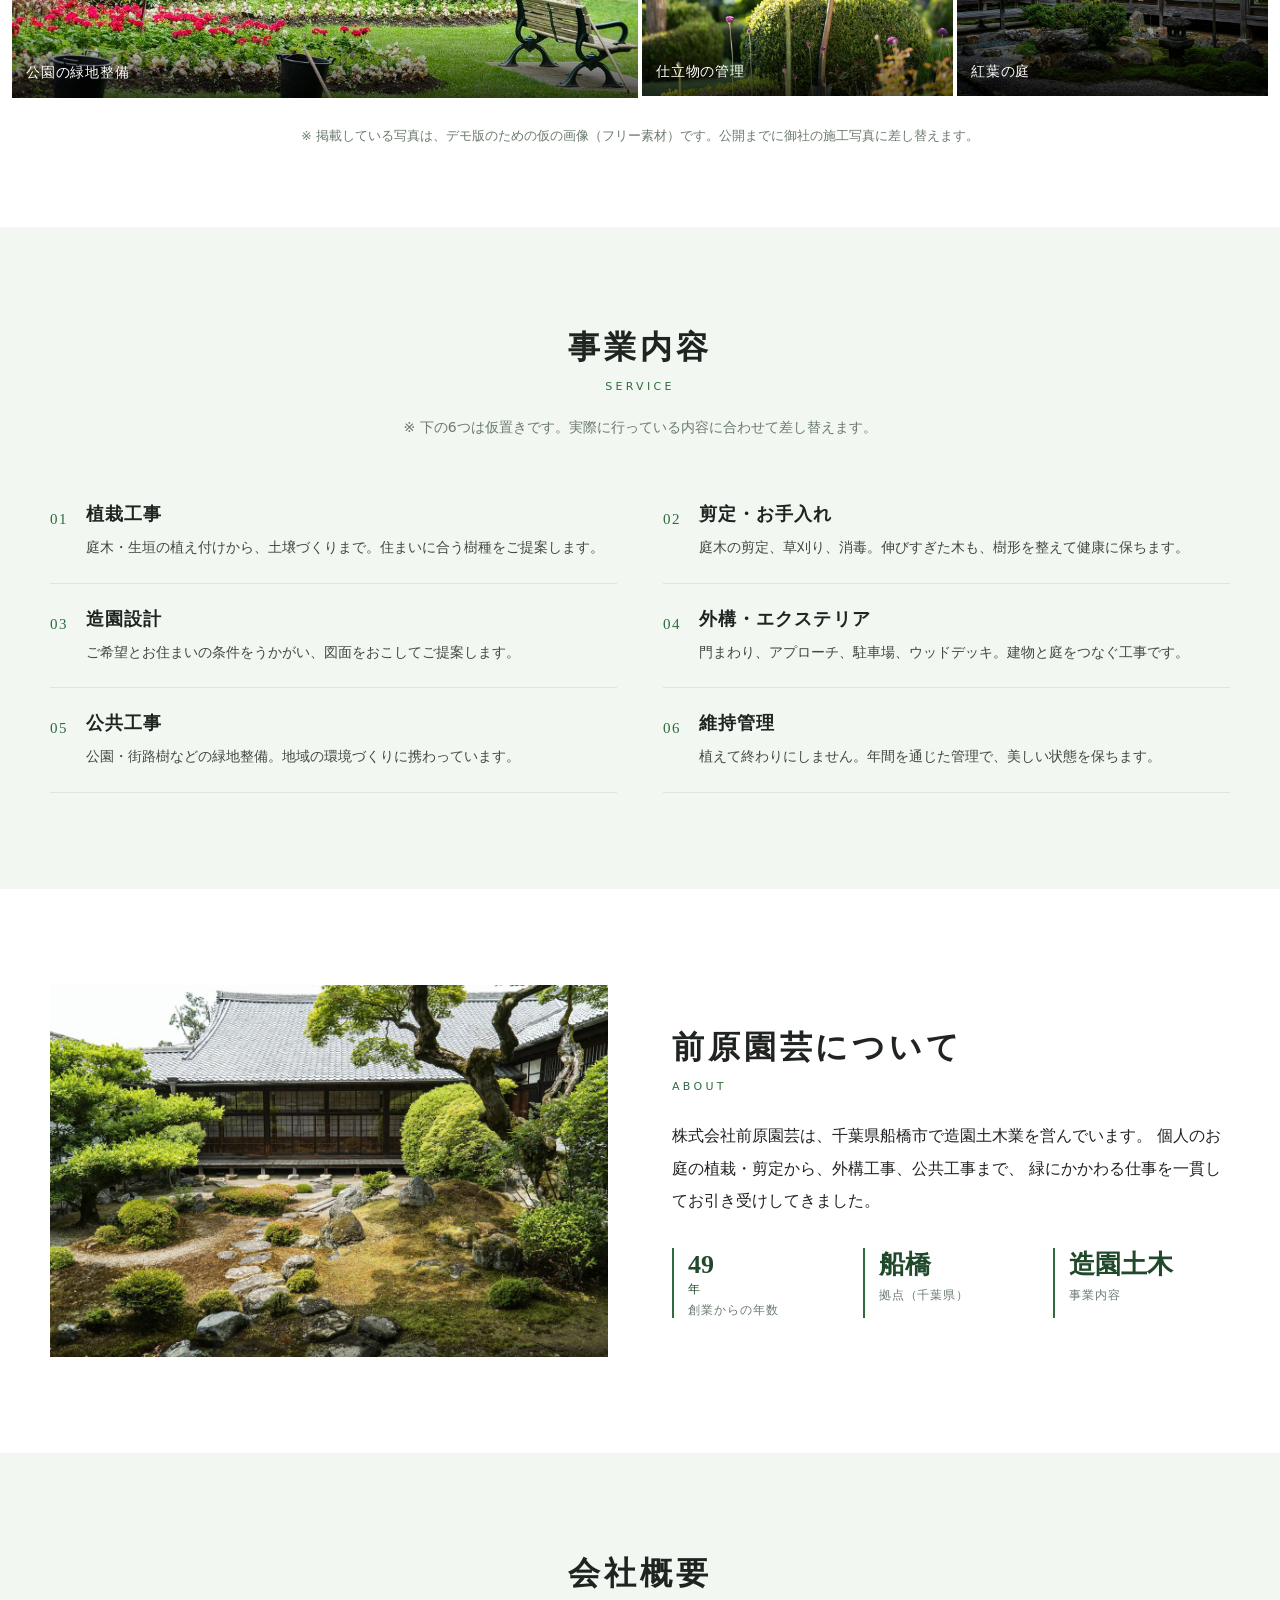
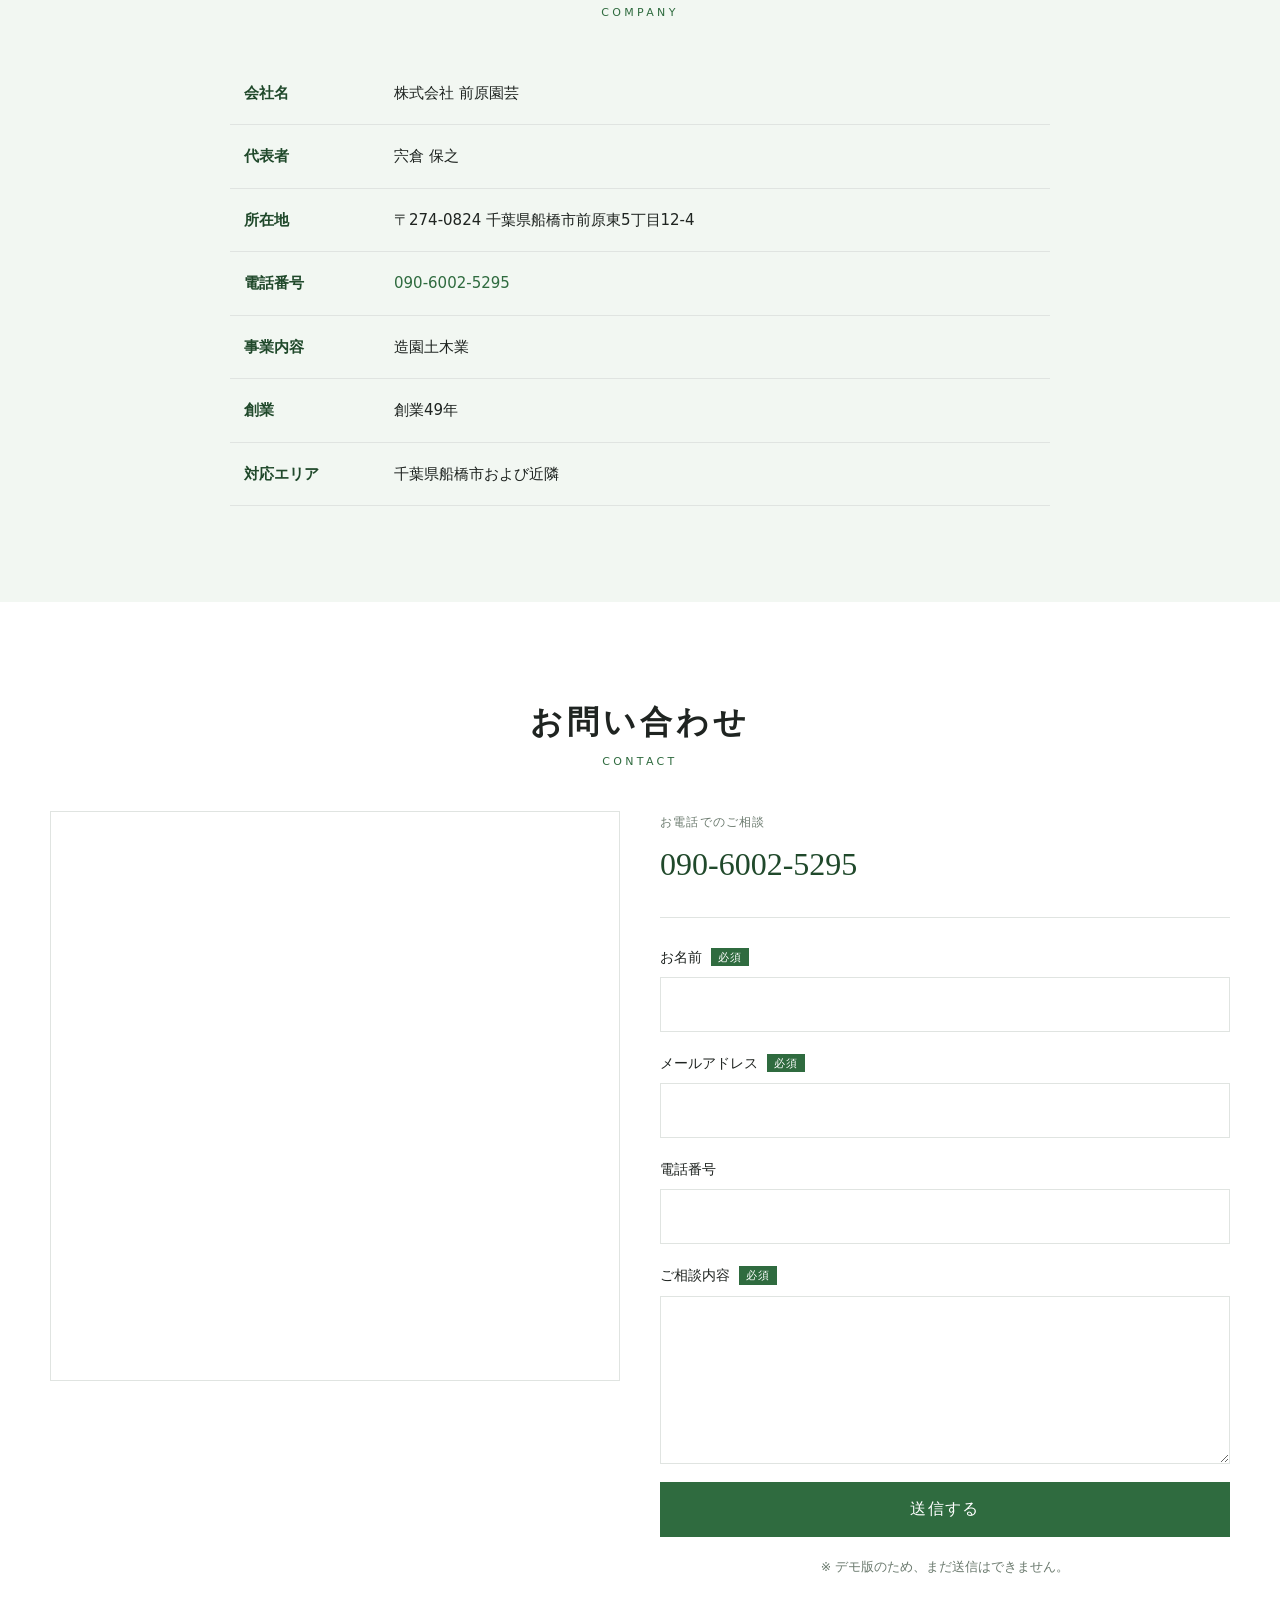
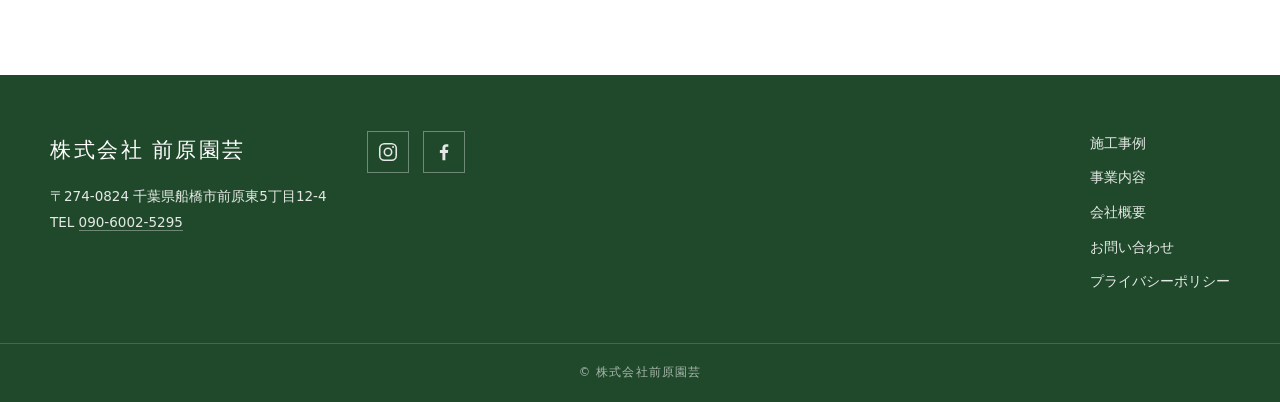
<file: pattern2.html>
<!DOCTYPE html>
<html lang="ja">
<head>
<meta charset="UTF-8">
<meta name="viewport" content="width=device-width, initial-scale=1">

<!-- ★デモ版：公開時に必ず消す -->
<meta name="robots" content="noindex,nofollow">

<title>株式会社前原園芸｜千葉県船橋市の造園土木（案2）</title>
<meta name="description" content="千葉県船橋市の造園土木業、株式会社前原園芸。創業49年。植栽・剪定・造園設計から外構工事・公共工事まで承ります。">

<link rel="preconnect" href="https://fonts.googleapis.com">
<link rel="preconnect" href="https://fonts.gstatic.com" crossorigin>
<link href="https://fonts.googleapis.com/css2?family=Noto+Sans+JP:wght@400;500;700&family=Noto+Serif+JP:wght@400;600&family=Shippori+Mincho+B1:wght@600&display=swap" rel="stylesheet">

<!-- ★色と文字のパターン。決まったら1つずつ残す -->
<link rel="stylesheet" href="color-a.css" id="colorset">
<link rel="stylesheet" href="font-a.css" id="fontset">
<link rel="stylesheet" href="pattern2.css">
<link rel="stylesheet" href="pick.css">
</head>
<body>

<!-- ══════════ ヘッダー ══════════ -->
<header class="header">
  <div class="header__inner">
    <a class="logo" href="#top">
      <span class="logo__sub">株式会社</span>
      <span class="logo__main">前原園芸</span>
    </a>
    <nav class="nav" id="nav">
      <a href="#works">施工事例</a>
      <a href="#service">事業内容</a>
      <a href="#about">前原園芸について</a>
      <a href="#company">会社概要</a>
      <a href="#contact">お問い合わせ</a>
    </nav>
    <a class="header__tel" href="tel:09060025295">
      <span class="header__tel-label">お電話でのご相談</span>
      <span class="header__tel-num">090-6002-5295</span>
    </a>
    <button class="burger" id="burger" aria-label="メニューを開く" aria-expanded="false">
      <span></span><span></span><span></span>
    </button>
  </div>
</header>

<!-- ══════════ ヒーロー ══════════ -->
<section class="hero" id="top">
  <img class="hero__img" src="img/hero.jpg" alt="手入れの行き届いた池のある庭園">
  <div class="hero__body">
    <p class="hero__eyebrow">千葉県船橋市 ／ 造園土木業</p>
    <h1 class="hero__title">創業49年、<br>船橋の庭をつくる。</h1>
    <p class="hero__lead">植栽・剪定から外構工事・公共工事まで。</p>
  </div>
  <a class="hero__scroll" href="#works">施工事例を見る</a>
</section>

<!-- ══════════ 施工事例（いちばん上に置く） ══════════ -->
<section class="section works-sec" id="works">
  <div class="wrap">
    <div class="sec-head">
      <h2 class="sec-title">施工事例</h2>
      <p class="sec-en">WORKS</p>
      <p class="sec-lead">言葉より、仕事を見ていただくのが早いと思います。</p>
    </div>
  </div>

  <div class="tiles">
    <figure class="tile"><img src="img/work1.jpg" alt="苔と流れのある庭">
      <figcaption><span>苔と流れの庭</span></figcaption></figure>
    <figure class="tile"><img src="img/work2.jpg" alt="石灯籠と蹲のある坪庭">
      <figcaption><span>石灯籠と蹲</span></figcaption></figure>
    <figure class="tile"><img src="img/work3.jpg" alt="生垣に囲まれた園路">
      <figcaption><span>園路と生垣</span></figcaption></figure>
    <figure class="tile"><img src="img/work4.jpg" alt="砂利と景石に玉物を配した植栽">
      <figcaption><span>景石と植栽</span></figcaption></figure>
    <figure class="tile"><img src="img/work5.jpg" alt="紫陽花と木柵">
      <figcaption><span>紫陽花と木柵</span></figcaption></figure>
    <figure class="tile"><img src="img/work6.jpg" alt="芝生と花壇のある公園">
      <figcaption><span>公園の緑地整備</span></figcaption></figure>
    <figure class="tile"><img src="img/work7.jpg" alt="仕立物の並ぶ圃場">
      <figcaption><span>仕立物の管理</span></figcaption></figure>
    <figure class="tile"><img src="img/work8.jpg" alt="回廊から望む紅葉の庭">
      <figcaption><span>紅葉の庭</span></figcaption></figure>
  </div>

  <div class="wrap">
    <p class="note">※ 掲載している写真は、デモ版のための仮の画像（フリー素材）です。公開までに御社の施工写真に差し替えます。</p>
  </div>
</section>

<!-- ══════════ 事業内容（写真は使わず、文字で見せる） ══════════ -->
<section class="section section--soft" id="service">
  <div class="wrap">
    <div class="sec-head">
      <h2 class="sec-title">事業内容</h2>
      <p class="sec-en">SERVICE</p>
      <p class="sec-lead">※ 下の6つは仮置きです。実際に行っている内容に合わせて差し替えます。</p>
    </div>

    <ol class="svc">
      <li class="svc__item">
        <span class="svc__no">01</span>
        <div><h3 class="svc__ttl">植栽工事</h3>
        <p class="svc__txt">庭木・生垣の植え付けから、土壌づくりまで。住まいに合う樹種をご提案します。</p></div>
      </li>
      <li class="svc__item">
        <span class="svc__no">02</span>
        <div><h3 class="svc__ttl">剪定・お手入れ</h3>
        <p class="svc__txt">庭木の剪定、草刈り、消毒。伸びすぎた木も、樹形を整えて健康に保ちます。</p></div>
      </li>
      <li class="svc__item">
        <span class="svc__no">03</span>
        <div><h3 class="svc__ttl">造園設計</h3>
        <p class="svc__txt">ご希望とお住まいの条件をうかがい、図面をおこしてご提案します。</p></div>
      </li>
      <li class="svc__item">
        <span class="svc__no">04</span>
        <div><h3 class="svc__ttl">外構・エクステリア</h3>
        <p class="svc__txt">門まわり、アプローチ、駐車場、ウッドデッキ。建物と庭をつなぐ工事です。</p></div>
      </li>
      <li class="svc__item">
        <span class="svc__no">05</span>
        <div><h3 class="svc__ttl">公共工事</h3>
        <p class="svc__txt">公園・街路樹などの緑地整備。地域の環境づくりに携わっています。</p></div>
      </li>
      <li class="svc__item">
        <span class="svc__no">06</span>
        <div><h3 class="svc__ttl">維持管理</h3>
        <p class="svc__txt">植えて終わりにしません。年間を通じた管理で、美しい状態を保ちます。</p></div>
      </li>
    </ol>
  </div>
</section>

<!-- ══════════ 前原園芸について ══════════ -->
<section class="section" id="about">
  <div class="wrap about">
    <div class="about__media">
      <img src="img/about.jpg" alt="松と飛石のある庭">
    </div>
    <div class="about__body">
      <h2 class="sec-title sec-title--left">前原園芸について</h2>
      <p class="sec-en sec-en--left">ABOUT</p>
      <p class="about__txt">
        株式会社前原園芸は、千葉県船橋市で造園土木業を営んでいます。<!-- ★本文は仮 -->
        個人のお庭の植栽・剪定から、外構工事、公共工事まで、
        緑にかかわる仕事を一貫してお引き受けしてきました。
      </p>
      <ul class="facts">
        <li><b>49</b><span>年</span><em>創業からの年数</em></li>
        <li><b>船橋</b><em>拠点（千葉県）</em></li>
        <li><b>造園土木</b><em>事業内容</em></li>
      </ul>
    </div>
  </div>
</section>

<!-- ══════════ 会社概要 ══════════ -->
<section class="section section--soft" id="company">
  <div class="wrap wrap--narrow">
    <div class="sec-head">
      <h2 class="sec-title">会社概要</h2>
      <p class="sec-en">COMPANY</p>
    </div>
    <table class="table">
      <tr><th>会社名</th><td>株式会社 前原園芸</td></tr>
      <tr><th>代表者</th><td>宍倉 保之</td></tr>
      <tr><th>所在地</th><td>〒274-0824 千葉県船橋市前原東5丁目12-4</td></tr>
      <tr><th>電話番号</th><td><a href="tel:09060025295">090-6002-5295</a></td></tr>
      <tr><th>事業内容</th><td>造園土木業</td></tr>
      <tr><th>創業</th><td>創業49年<!-- ★西暦が分かったら直す --></td></tr>
      <tr><th>対応エリア</th><td>千葉県船橋市および近隣<!-- ★要確認 --></td></tr>
    </table>
  </div>
</section>

<!-- ══════════ お問い合わせ ══════════ -->
<section class="section" id="contact">
  <div class="wrap">
    <div class="sec-head">
      <h2 class="sec-title">お問い合わせ</h2>
      <p class="sec-en">CONTACT</p>
    </div>

    <div class="contact">
      <div class="contact__map">
        <iframe
          src="https://www.google.com/maps?q=%E5%8D%83%E8%91%89%E7%9C%8C%E8%88%B9%E6%A9%8B%E5%B8%82%E5%89%8D%E5%8E%9F%E6%9D%B15-12-4&output=embed"
          title="株式会社前原園芸の所在地" loading="lazy" referrerpolicy="no-referrer-when-downgrade"></iframe>
      </div>
      <div class="contact__body">
        <p class="contact__tel-block">
          <span class="contact__tel-label">お電話でのご相談</span>
          <a class="contact__tel" href="tel:09060025295">090-6002-5295</a>
        </p>
        <!-- ★デモ版のため、まだ送信できません -->
        <form class="form" onsubmit="return false;">
          <label><span class="form__head">お名前<span class="req">必須</span></span>
            <input type="text" name="name" required></label>
          <label><span class="form__head">メールアドレス<span class="req">必須</span></span>
            <input type="email" name="email" required></label>
          <label><span class="form__head">電話番号</span>
            <input type="tel" name="tel"></label>
          <label><span class="form__head">ご相談内容<span class="req">必須</span></span>
            <textarea name="body" rows="5" required></textarea></label>
          <button class="btn btn--wide" type="submit">送信する</button>
          <p class="form__note">※ デモ版のため、まだ送信はできません。</p>
        </form>
      </div>
    </div>
  </div>
</section>

<!-- ══════════ フッター ══════════ -->
<footer class="footer">
  <div class="wrap footer__inner">
    <div class="footer__brand">
      <p class="footer__name">株式会社 前原園芸</p>
      <p class="footer__addr">〒274-0824 千葉県船橋市前原東5丁目12-4<br>TEL <a href="tel:09060025295">090-6002-5295</a></p>
    </div>
    <!-- ★SNS：URLが分かり次第 href を差し替える -->
    <div class="footer__sns">
      <a href="#" aria-label="Instagram" title="Instagram（URL未定）">
        <svg viewBox="0 0 24 24" width="22" height="22" fill="none" stroke="currentColor" stroke-width="1.7">
          <rect x="3" y="3" width="18" height="18" rx="5"/><circle cx="12" cy="12" r="4"/><circle cx="17.5" cy="6.5" r="1.1" fill="currentColor" stroke="none"/>
        </svg></a>
      <a href="#" aria-label="Facebook" title="Facebook（URL未定）">
        <svg viewBox="0 0 24 24" width="22" height="22" fill="currentColor">
          <path d="M13.5 21v-8h2.7l.4-3.1h-3.1V7.9c0-.9.25-1.5 1.55-1.5h1.65V3.6c-.29-.04-1.27-.12-2.41-.12-2.38 0-4.01 1.45-4.01 4.12V9.9H7.5V13h2.78v8h3.22z"/>
        </svg></a>
    </div>
    <nav class="footer__nav">
      <a href="#works">施工事例</a>
      <a href="#service">事業内容</a>
      <a href="#company">会社概要</a>
      <a href="#contact">お問い合わせ</a>
      <a href="#">プライバシーポリシー</a>
    </nav>
  </div>
  <p class="copyright">&copy; 株式会社前原園芸</p>
</footer>

<!-- ══════════ ★デモ専用：案・色・文字の切り替え（決定したら削除する） ══════════ -->
<div class="pick" id="pick">
  <div class="pick__row">
    <span class="pick__label">案</span>
    <a class="pick__link" data-plan href="index.html">1 標準</a>
    <span class="pick__link is-on">2 写真先出し</span>
    <a class="pick__link" data-plan href="pattern3.html">3 大きな文字</a>
    <a class="pick__link" data-plan href="pattern4.html">4 実績・信頼</a>
    <a class="pick__link" data-plan href="pattern5.html">5 悩み解決</a>
  </div>
  <div class="pick__row">
    <span class="pick__label">色</span>
    <button class="sw" data-color="a" style="--c:#2f6b3f" title="深緑（現在）"></button>
    <button class="sw" data-color="b" style="--c:#5a8f3c" title="若草"></button>
    <button class="sw" data-color="c" style="--c:#274a6d" title="藍"></button>
    <button class="sw" data-color="d" style="--c:#7a5c3a" title="土"></button>
    <button class="sw" data-color="e" style="--c:#3a3a38" title="墨"></button>
  </div>
  <div class="pick__row">
    <span class="pick__label">文字</span>
    <button data-font="a">A 明朝＋ゴシック</button>
    <button data-font="b">B ゴシック</button>
    <button data-font="c">C 明朝</button>
  </div>
</div>

<script src="pick.js"></script>

</body>
</html>
</file>
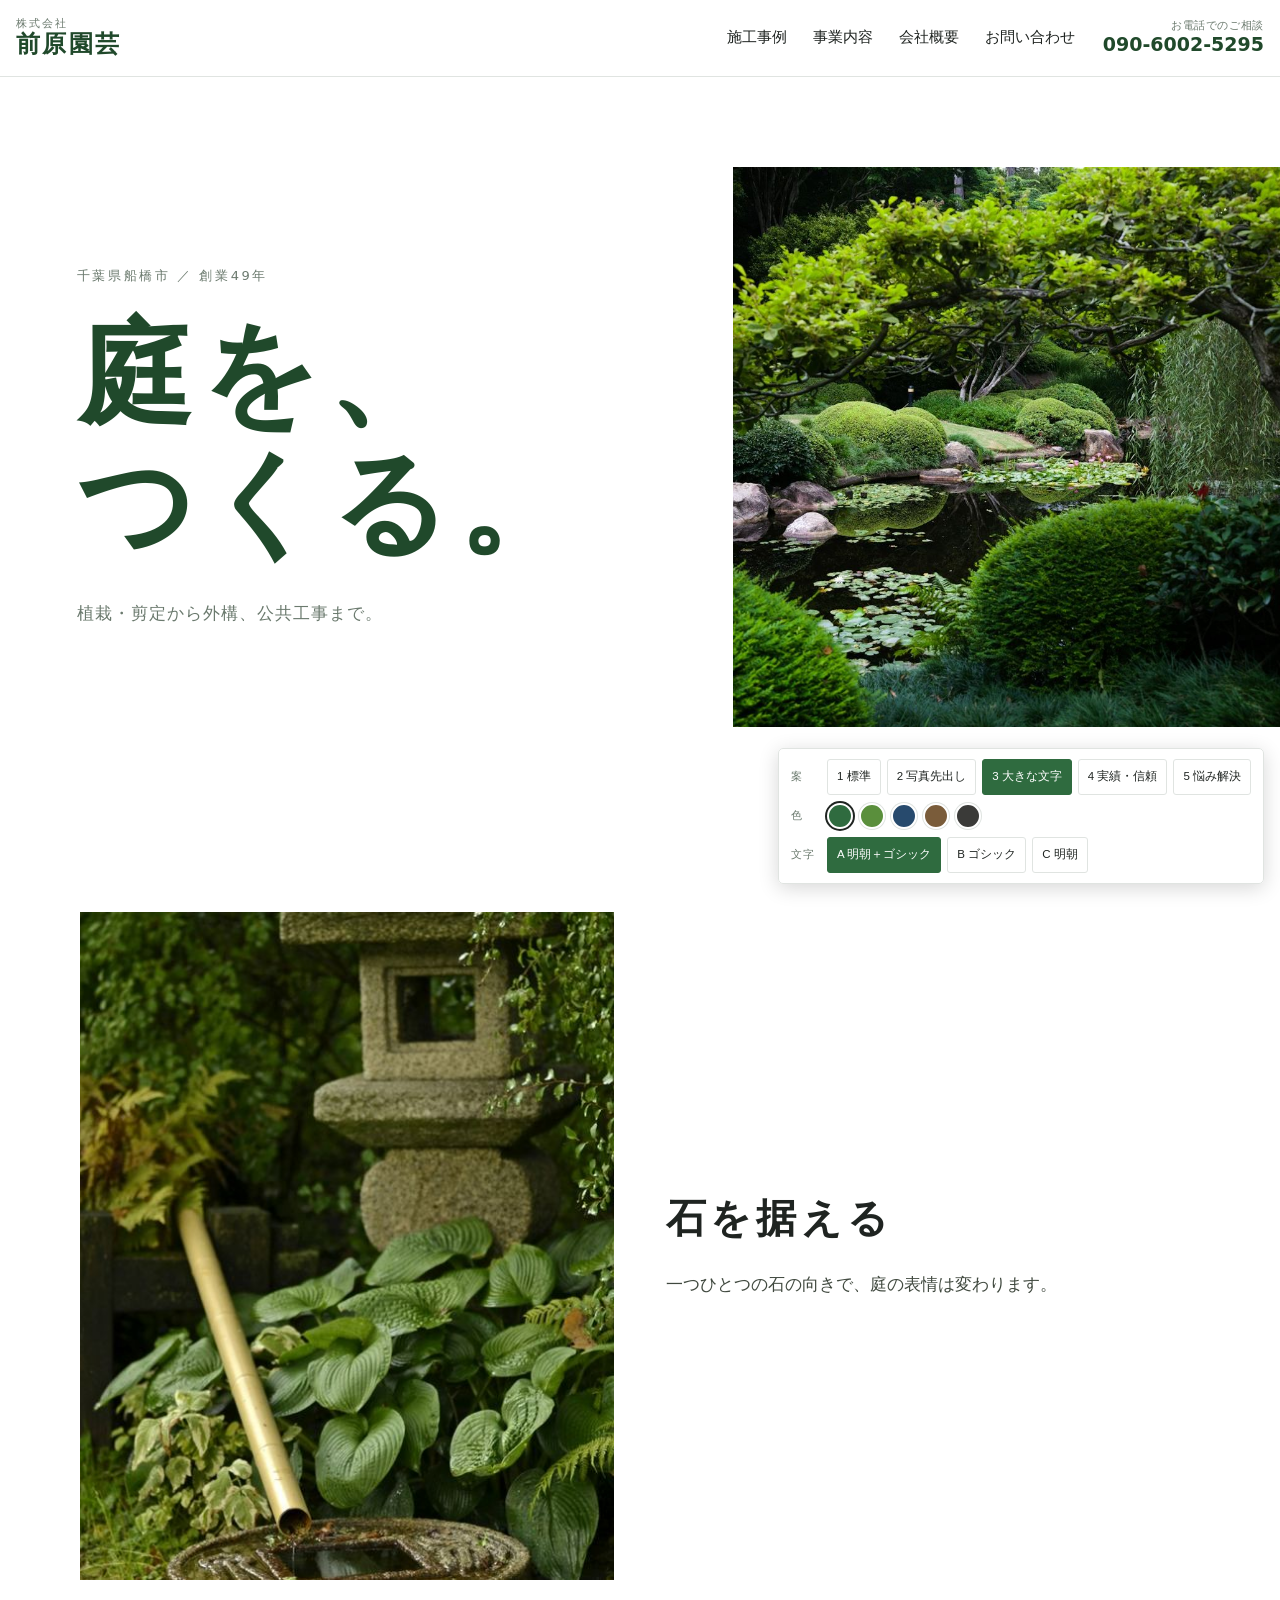
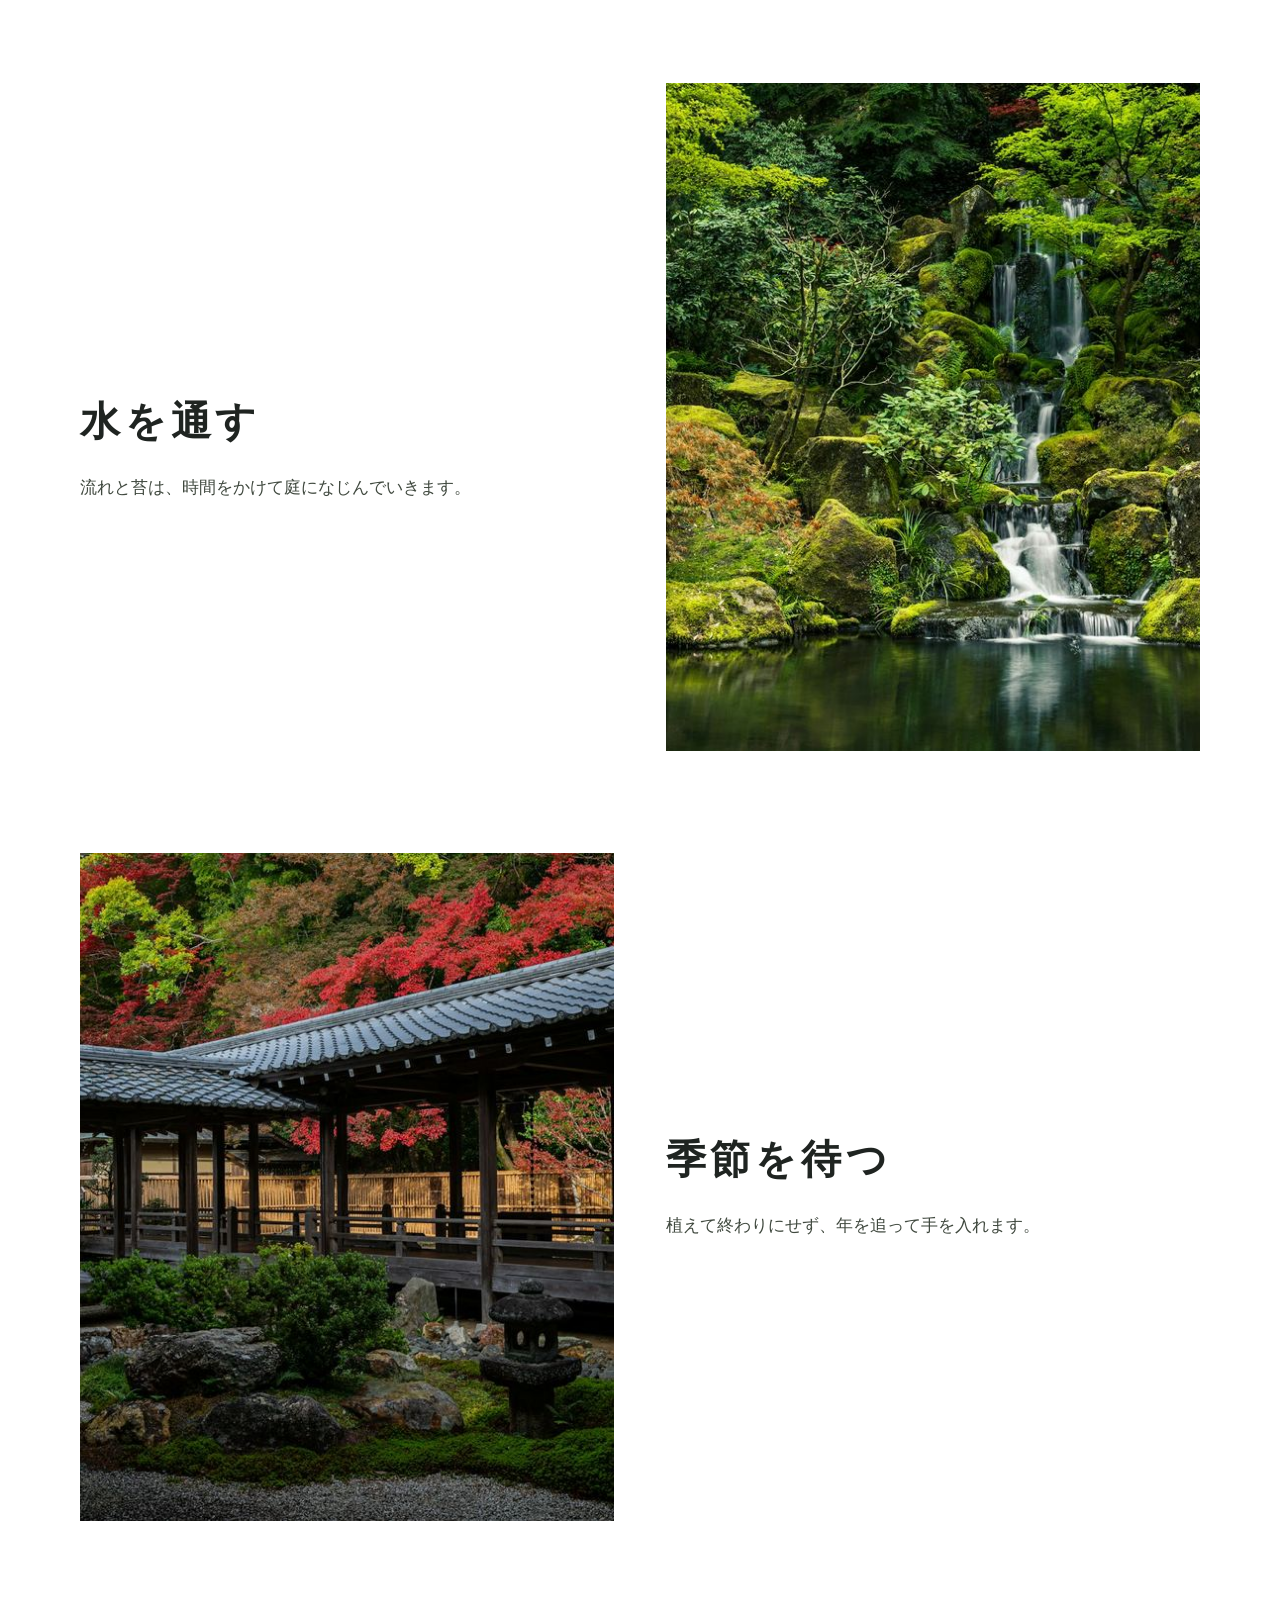
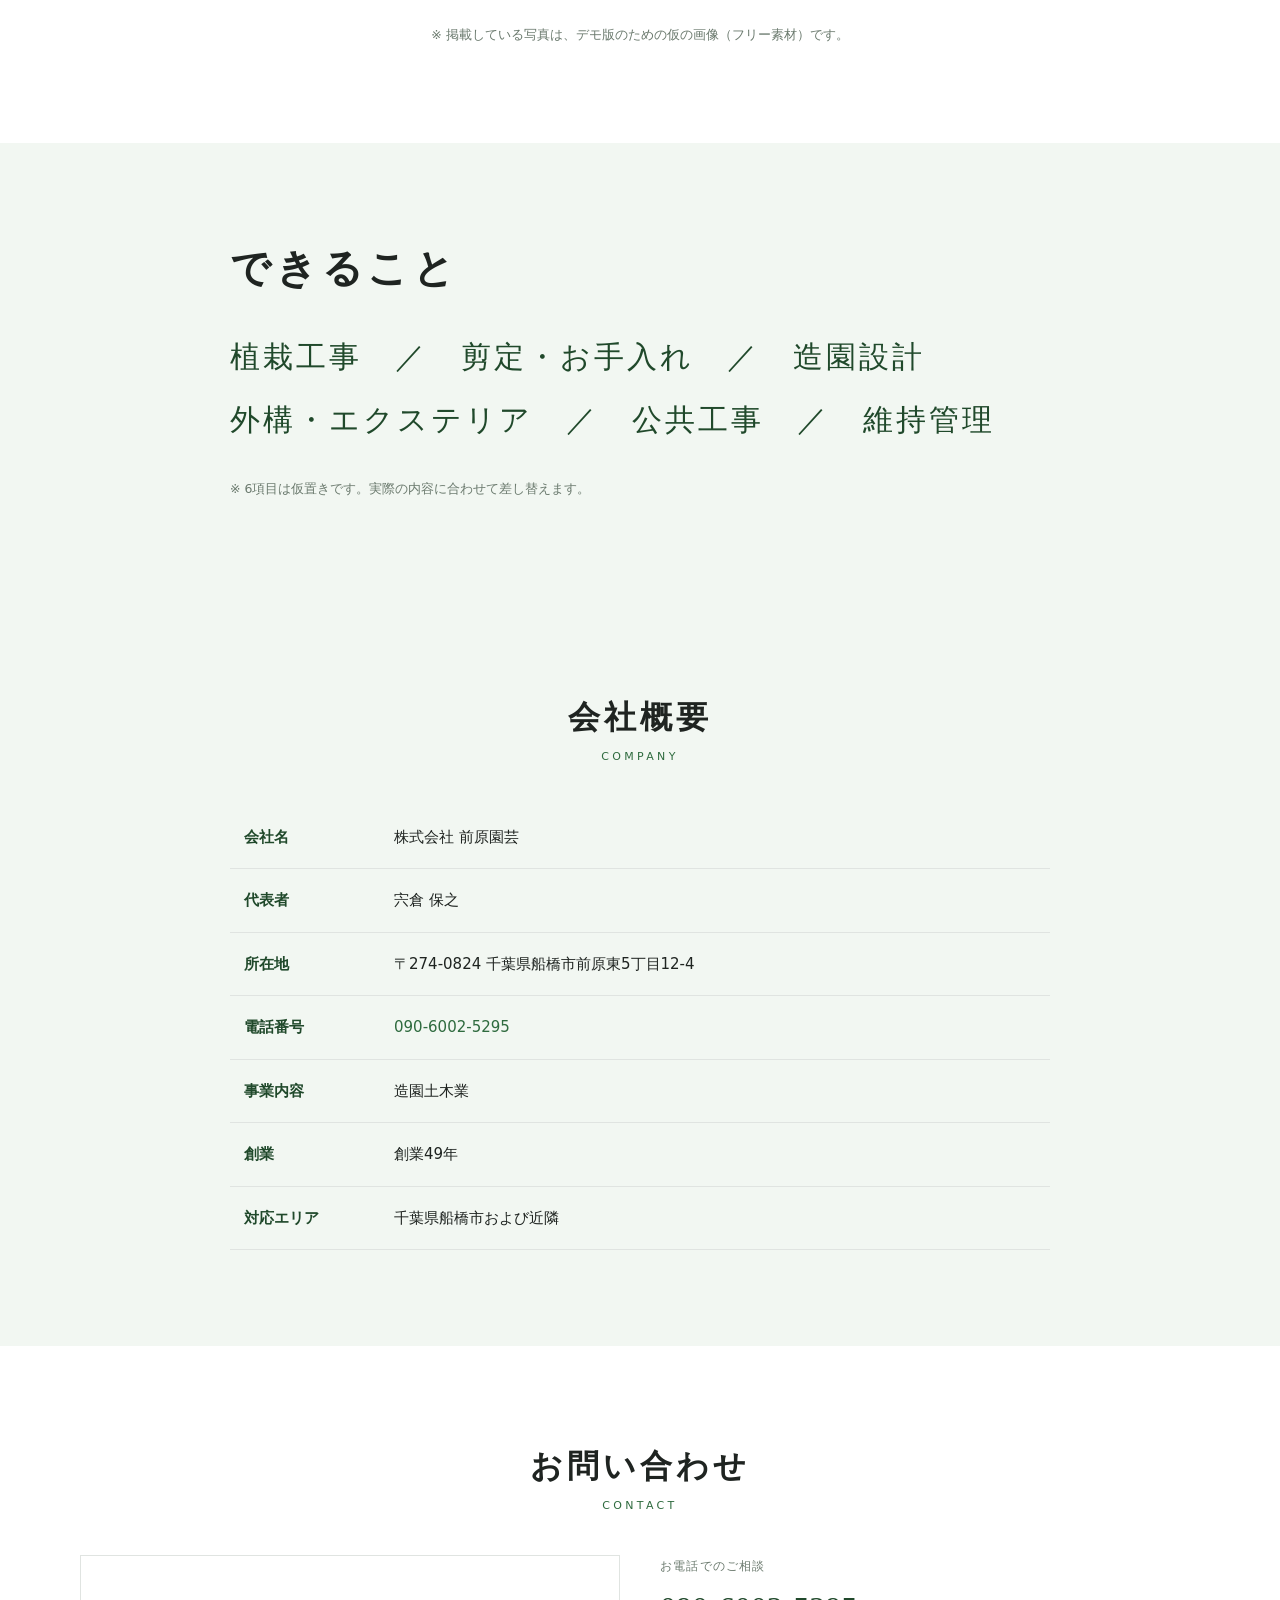
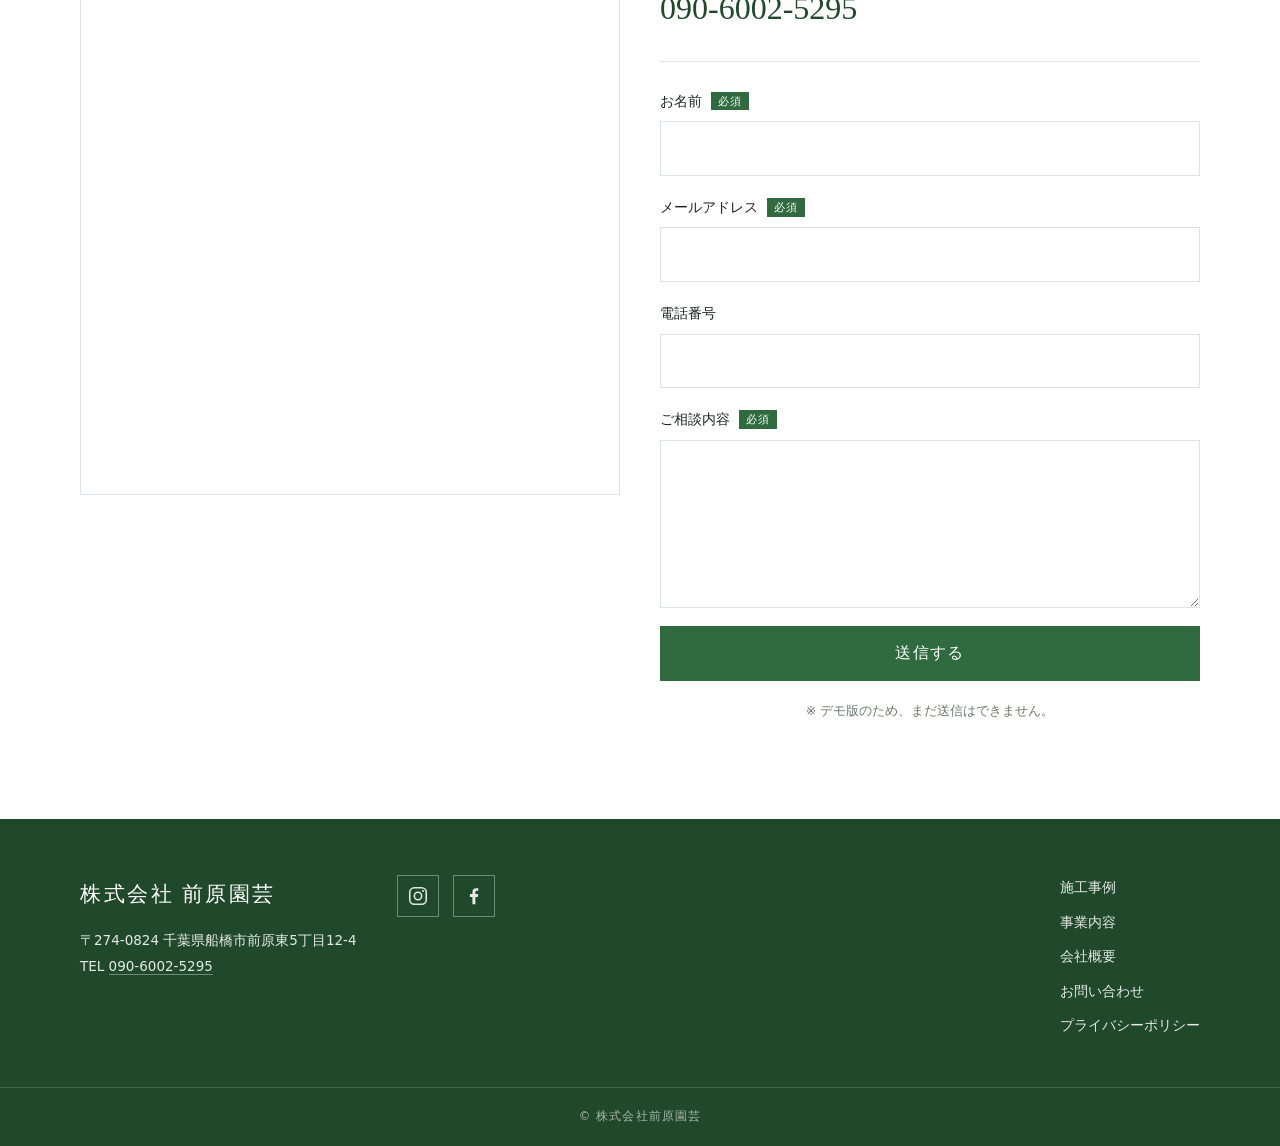
<file: pattern3.html>
<!DOCTYPE html>
<html lang="ja">
<head>
<meta charset="UTF-8">
<meta name="viewport" content="width=device-width, initial-scale=1">
<meta name="robots" content="noindex,nofollow">
<title>株式会社前原園芸｜千葉県船橋市の造園土木（案3）</title>
<meta name="description" content="千葉県船橋市の造園土木業、株式会社前原園芸。創業49年。植栽・剪定・造園設計から外構工事・公共工事まで承ります。">
<link rel="preconnect" href="https://fonts.googleapis.com">
<link rel="preconnect" href="https://fonts.gstatic.com" crossorigin>
<link href="https://fonts.googleapis.com/css2?family=Noto+Sans+JP:wght@400;500;700&family=Noto+Serif+JP:wght@400;600&family=Shippori+Mincho+B1:wght@600&display=swap" rel="stylesheet">
<link rel="stylesheet" href="color-a.css" id="colorset">
<link rel="stylesheet" href="font-a.css" id="fontset">
<link rel="stylesheet" href="base.css">
<link rel="stylesheet" href="pattern3.css">
<link rel="stylesheet" href="pick.css">
</head>
<body>

<header class="header">
  <div class="header__inner">
    <a class="logo" href="#top">
      <span class="logo__sub">株式会社</span>
      <span class="logo__main">前原園芸</span>
    </a>
    <nav class="nav" id="nav">
      <a href="#works">施工事例</a>
      <a href="#service">事業内容</a>
      <a href="#company">会社概要</a>
      <a href="#contact">お問い合わせ</a>
    </nav>
    <a class="header__tel" href="tel:09060025295">
      <span class="header__tel-label">お電話でのご相談</span>
      <span class="header__tel-num">090-6002-5295</span>
    </a>
    <button class="burger" id="burger" aria-label="メニューを開く" aria-expanded="false">
      <span></span><span></span><span></span>
    </button>
  </div>
</header>

<section class="hero3" id="top">
  <div class="hero3__text">
    <p class="hero3__eyebrow">千葉県船橋市 ／ 創業49年</p>
    <h1 class="hero3__title">庭を、<br>つくる。</h1>
    <p class="hero3__lead">植栽・剪定から外構、公共工事まで。</p>
  </div>
  <div class="hero3__img"><img src="img/hero.jpg" alt="手入れの行き届いた庭園"></div>
</section>

<section class="section" id="works">
  <div class="wrap">
    <div class="offset">
      <figure class="offset__fig"><img src="img/work2.jpg" alt="石灯籠と蹲のある坪庭"></figure>
      <div class="offset__body">
        <h2 class="sec-title sec-title--l">石を据える</h2>
        <p>一つひとつの石の向きで、庭の表情は変わります。<!-- ★本文は仮 --></p>
      </div>
    </div>
    <div class="offset offset--rev">
      <figure class="offset__fig"><img src="img/work1.jpg" alt="苔と流れのある庭"></figure>
      <div class="offset__body">
        <h2 class="sec-title sec-title--l">水を通す</h2>
        <p>流れと苔は、時間をかけて庭になじんでいきます。<!-- ★本文は仮 --></p>
      </div>
    </div>
    <div class="offset">
      <figure class="offset__fig"><img src="img/work8.jpg" alt="回廊から望む紅葉の庭"></figure>
      <div class="offset__body">
        <h2 class="sec-title sec-title--l">季節を待つ</h2>
        <p>植えて終わりにせず、年を追って手を入れます。<!-- ★本文は仮 --></p>
      </div>
    </div>
    <p class="note">※ 掲載している写真は、デモ版のための仮の画像（フリー素材）です。</p>
  </div>
</section>

<section class="section section--soft" id="service">
  <div class="wrap wrap--narrow">
    <h2 class="sec-title sec-title--l">できること</h2>
    <p class="big-list">植栽工事　／　剪定・お手入れ　／　造園設計<br>外構・エクステリア　／　公共工事　／　維持管理</p>
    <p class="note" style="text-align:left">※ 6項目は仮置きです。実際の内容に合わせて差し替えます。</p>
  </div>
</section>

<section class="section section--soft" id="company">
  <div class="wrap wrap--narrow">
    <div class="sec-head"><h2 class="sec-title">会社概要</h2><p class="sec-en">COMPANY</p></div>
    <table class="table">
      <tr><th>会社名</th><td>株式会社 前原園芸</td></tr>
      <tr><th>代表者</th><td>宍倉 保之</td></tr>
      <tr><th>所在地</th><td>〒274-0824 千葉県船橋市前原東5丁目12-4</td></tr>
      <tr><th>電話番号</th><td><a href="tel:09060025295">090-6002-5295</a></td></tr>
      <tr><th>事業内容</th><td>造園土木業</td></tr>
      <tr><th>創業</th><td>創業49年<!-- ★西暦が分かったら直す --></td></tr>
      <tr><th>対応エリア</th><td>千葉県船橋市および近隣<!-- ★要確認 --></td></tr>
    </table>
  </div>
</section>

<section class="section" id="contact">
  <div class="wrap">
    <div class="sec-head"><h2 class="sec-title">お問い合わせ</h2><p class="sec-en">CONTACT</p></div>
    <div class="contact">
      <div class="contact__map">
        <iframe src="https://www.google.com/maps?q=%E5%8D%83%E8%91%89%E7%9C%8C%E8%88%B9%E6%A9%8B%E5%B8%82%E5%89%8D%E5%8E%9F%E6%9D%B15-12-4&output=embed" title="株式会社前原園芸の所在地" loading="lazy" referrerpolicy="no-referrer-when-downgrade"></iframe>
      </div>
      <div class="contact__body">
        <p class="contact__tel-block">
          <span class="contact__tel-label">お電話でのご相談</span>
          <a class="contact__tel" href="tel:09060025295">090-6002-5295</a>
        </p>
        <!-- ★デモ版のため、まだ送信できません -->
        <form class="form" onsubmit="return false;">
          <label><span class="form__head">お名前<span class="req">必須</span></span><input type="text" name="name" required></label>
          <label><span class="form__head">メールアドレス<span class="req">必須</span></span><input type="email" name="email" required></label>
          <label><span class="form__head">電話番号</span><input type="tel" name="tel"></label>
          <label><span class="form__head">ご相談内容<span class="req">必須</span></span><textarea name="body" rows="5" required></textarea></label>
          <button class="btn btn--wide" type="submit">送信する</button>
          <p class="form__note">※ デモ版のため、まだ送信はできません。</p>
        </form>
      </div>
    </div>
  </div>
</section>

<footer class="footer">
  <div class="wrap footer__inner">
    <div class="footer__brand">
      <p class="footer__name">株式会社 前原園芸</p>
      <p class="footer__addr">〒274-0824 千葉県船橋市前原東5丁目12-4<br>TEL <a href="tel:09060025295">090-6002-5295</a></p>
    </div>
    <!-- ★SNS：URLが分かり次第 href を差し替える -->
    <div class="footer__sns">
      <a href="#" aria-label="Instagram" title="Instagram（URL未定）">
        <svg viewBox="0 0 24 24" width="22" height="22" fill="none" stroke="currentColor" stroke-width="1.7">
          <rect x="3" y="3" width="18" height="18" rx="5"/><circle cx="12" cy="12" r="4"/><circle cx="17.5" cy="6.5" r="1.1" fill="currentColor" stroke="none"/>
        </svg></a>
      <a href="#" aria-label="Facebook" title="Facebook（URL未定）">
        <svg viewBox="0 0 24 24" width="22" height="22" fill="currentColor">
          <path d="M13.5 21v-8h2.7l.4-3.1h-3.1V7.9c0-.9.25-1.5 1.55-1.5h1.65V3.6c-.29-.04-1.27-.12-2.41-.12-2.38 0-4.01 1.45-4.01 4.12V9.9H7.5V13h2.78v8h3.22z"/>
        </svg></a>
    </div>
    <nav class="footer__nav">
      <a href="#works">施工事例</a>
      <a href="#service">事業内容</a>
      <a href="#company">会社概要</a>
      <a href="#contact">お問い合わせ</a>
      <a href="#">プライバシーポリシー</a>
    </nav>
  </div>
  <p class="copyright">&copy; 株式会社前原園芸</p>
</footer>

<!-- ★デモ専用：案・色・書体の切り替え（決定したら削除する） -->
<div class="pick" id="pick">
  <div class="pick__row">
    <span class="pick__label">案</span>
    <a class="pick__link" data-plan href="index.html">1 標準</a>
    <a class="pick__link" data-plan href="pattern2.html">2 写真先出し</a>
    <span class="pick__link is-on">3 大きな文字</span>
    <a class="pick__link" data-plan href="pattern4.html">4 実績・信頼</a>
    <a class="pick__link" data-plan href="pattern5.html">5 悩み解決</a>
  </div>
  <div class="pick__row">
    <span class="pick__label">色</span>
    <button class="sw" data-color="a" style="--c:#2f6b3f" title="深緑"></button>
    <button class="sw" data-color="b" style="--c:#5a8f3c" title="若草"></button>
    <button class="sw" data-color="c" style="--c:#274a6d" title="藍"></button>
    <button class="sw" data-color="d" style="--c:#7a5c3a" title="土"></button>
    <button class="sw" data-color="e" style="--c:#3a3a38" title="墨"></button>
  </div>
  <div class="pick__row">
    <span class="pick__label">文字</span>
    <button data-font="a">A 明朝＋ゴシック</button>
    <button data-font="b">B ゴシック</button>
    <button data-font="c">C 明朝</button>
  </div>
</div>

<script src="pick.js"></script>
</body>
</html>
</file>
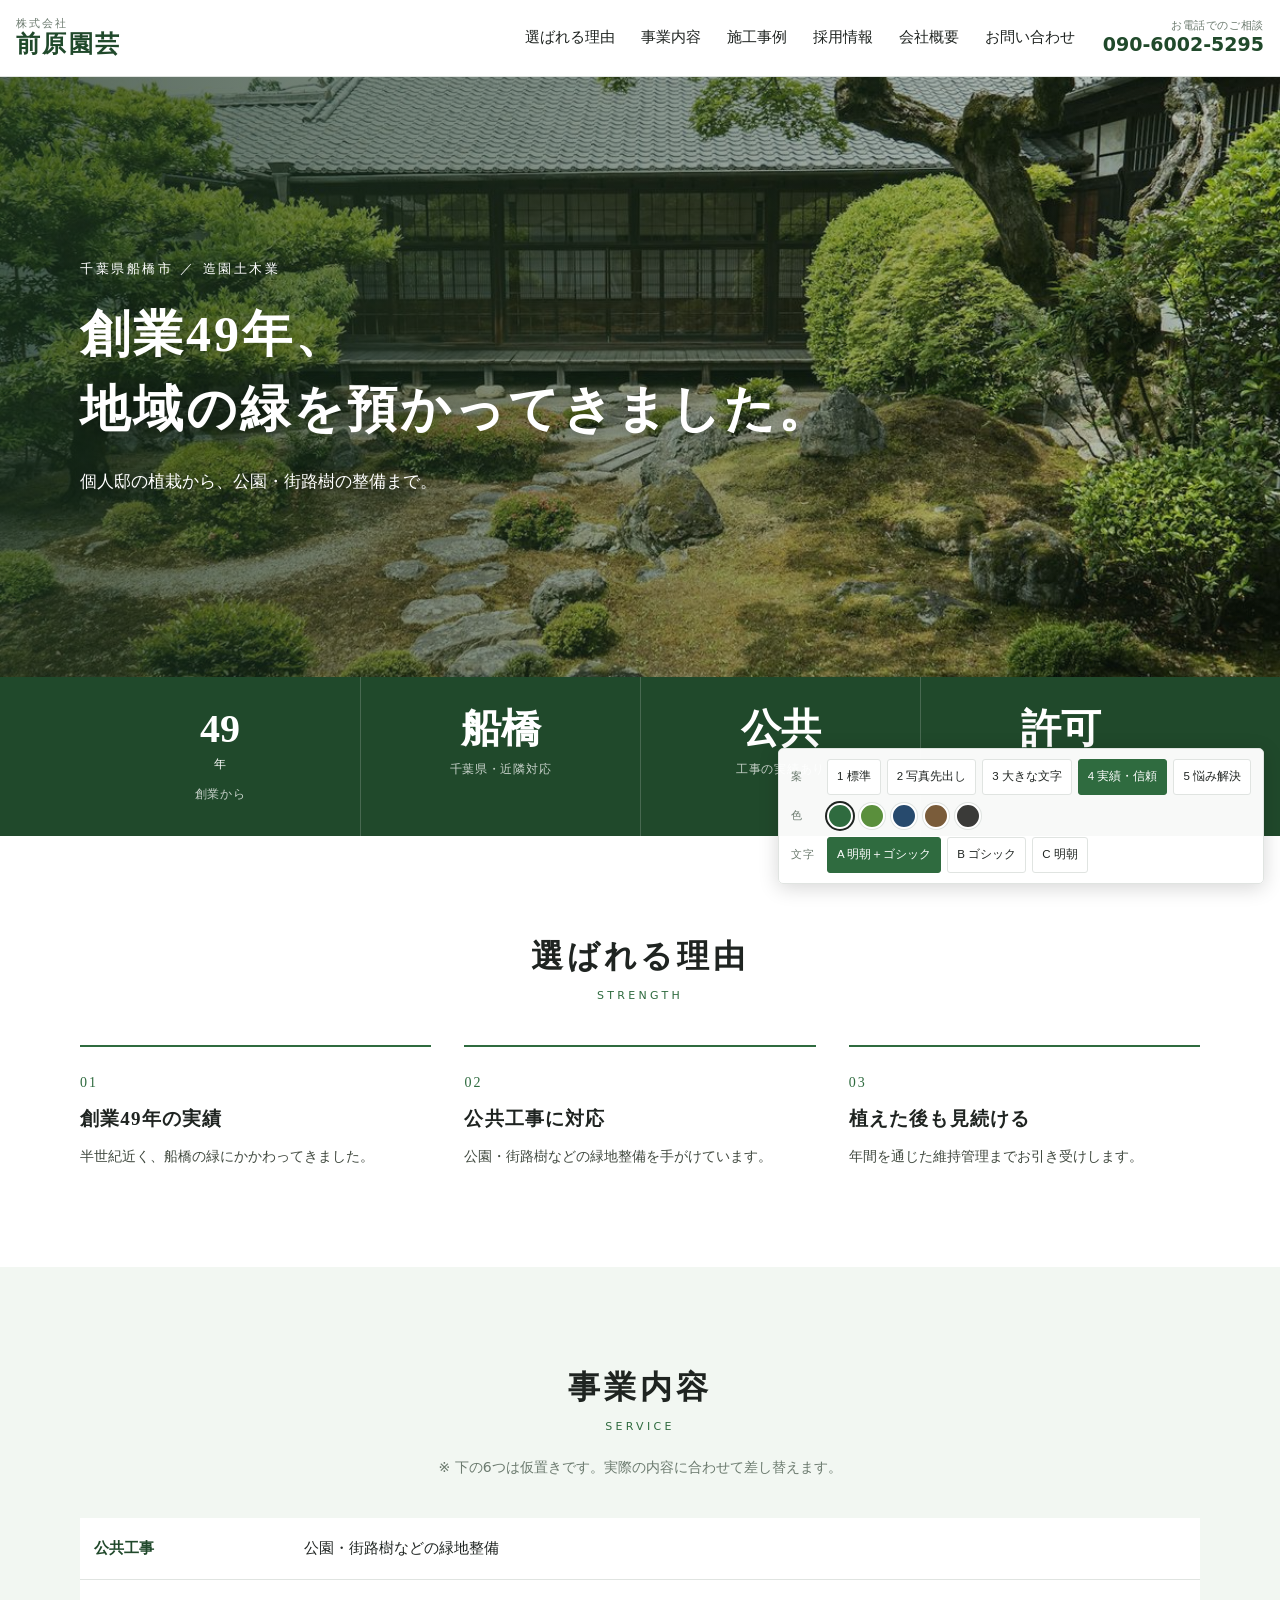
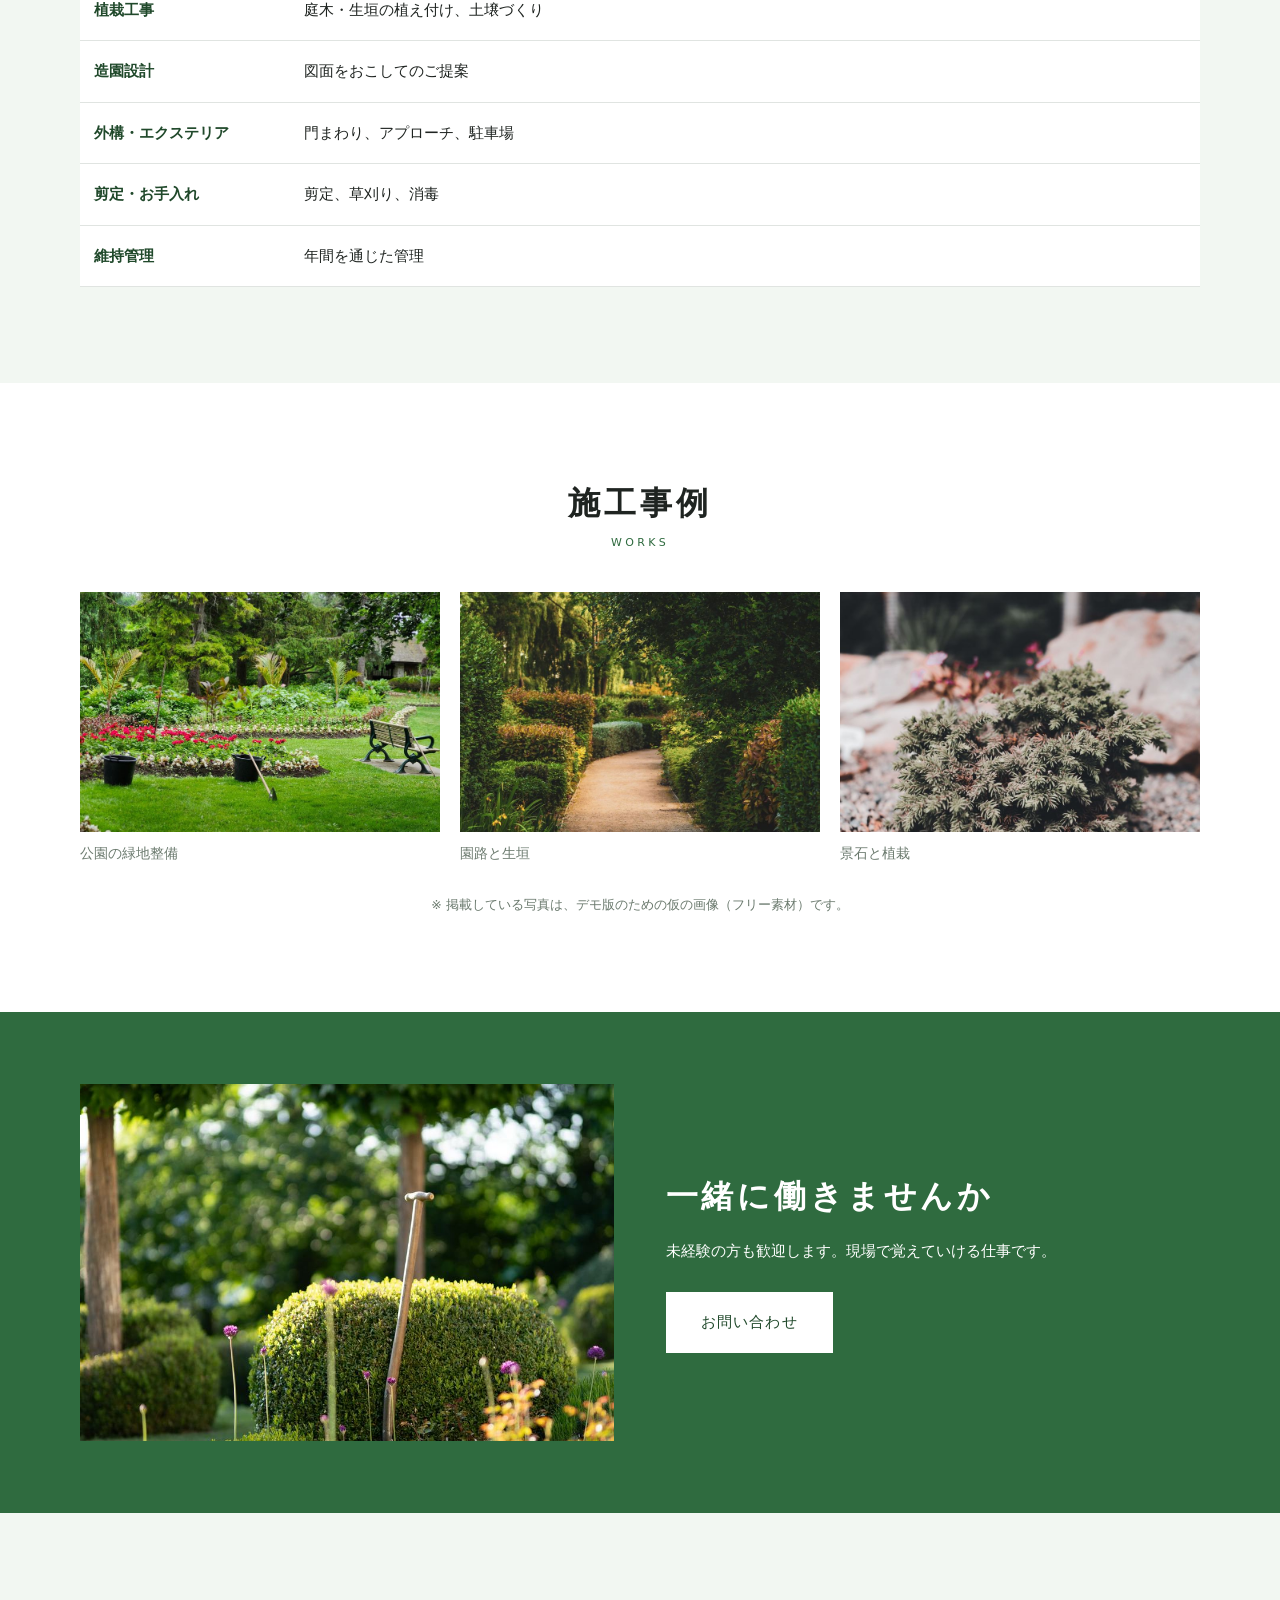
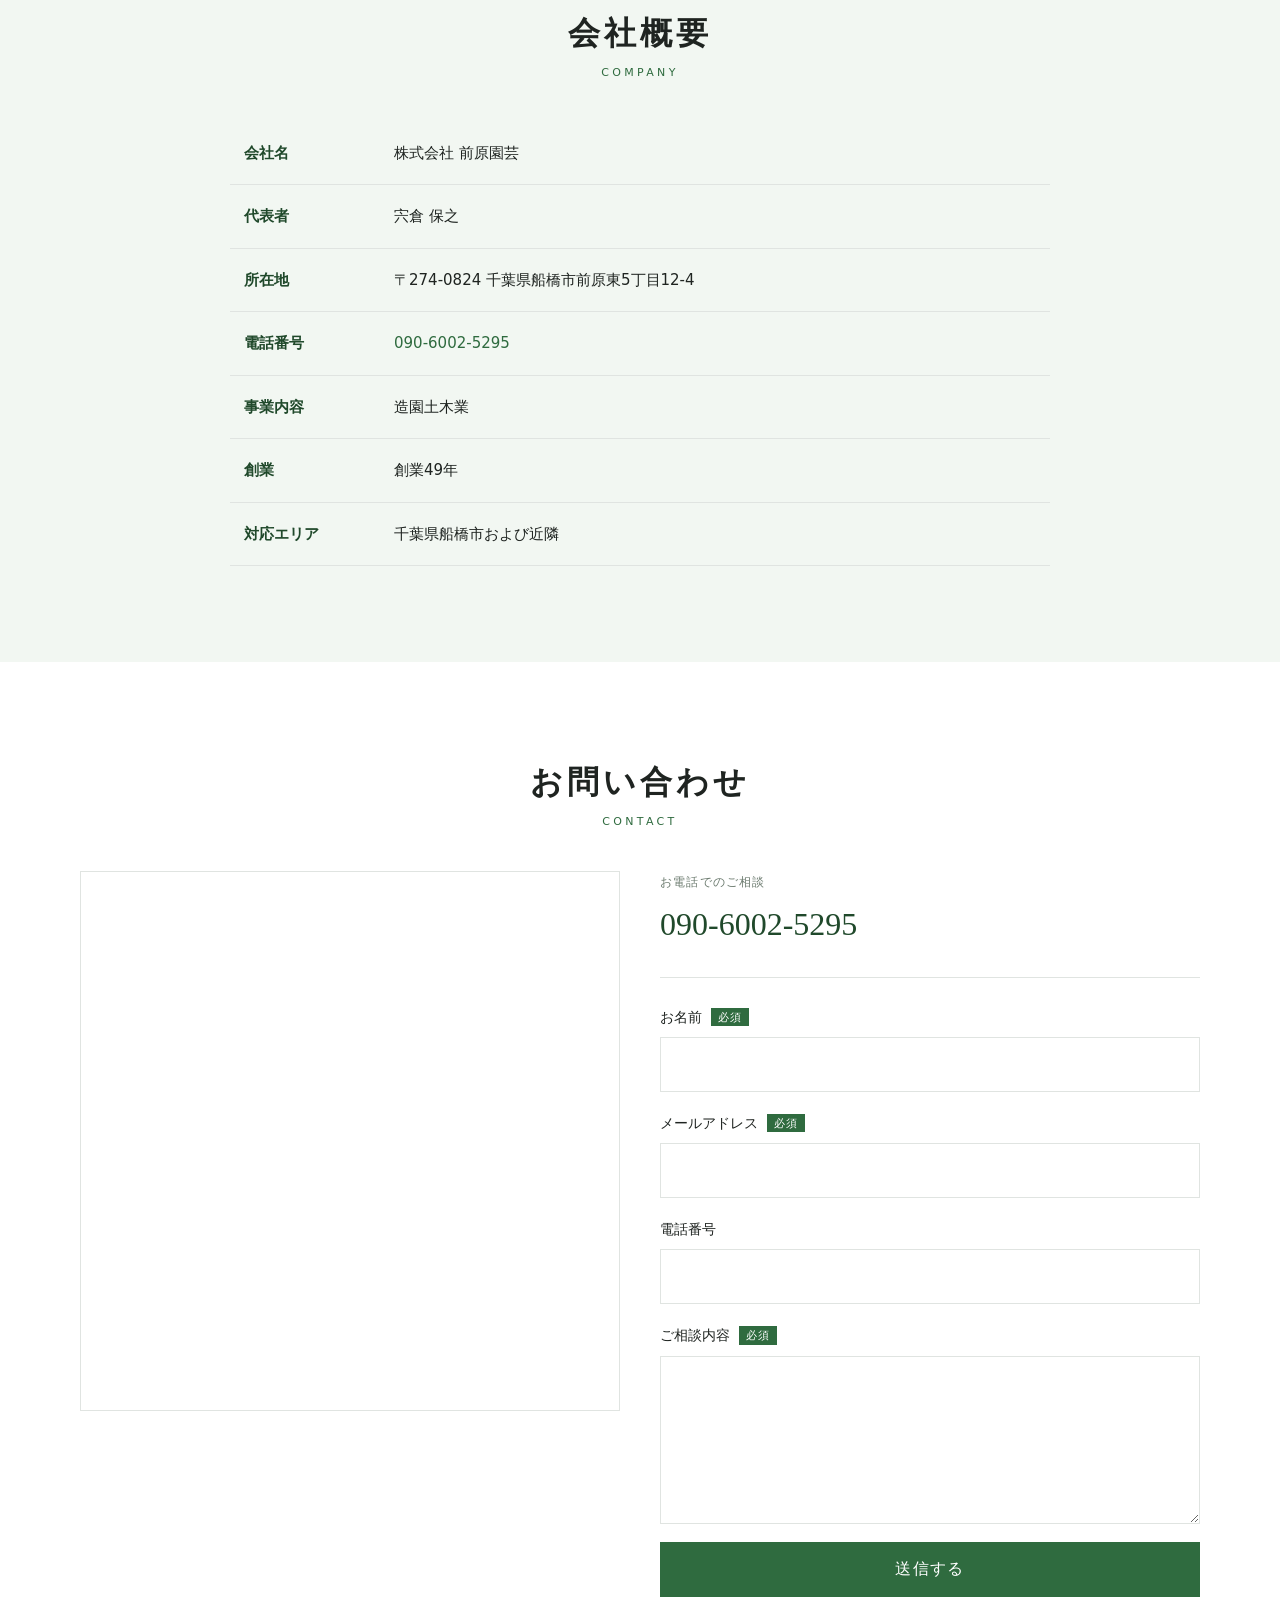
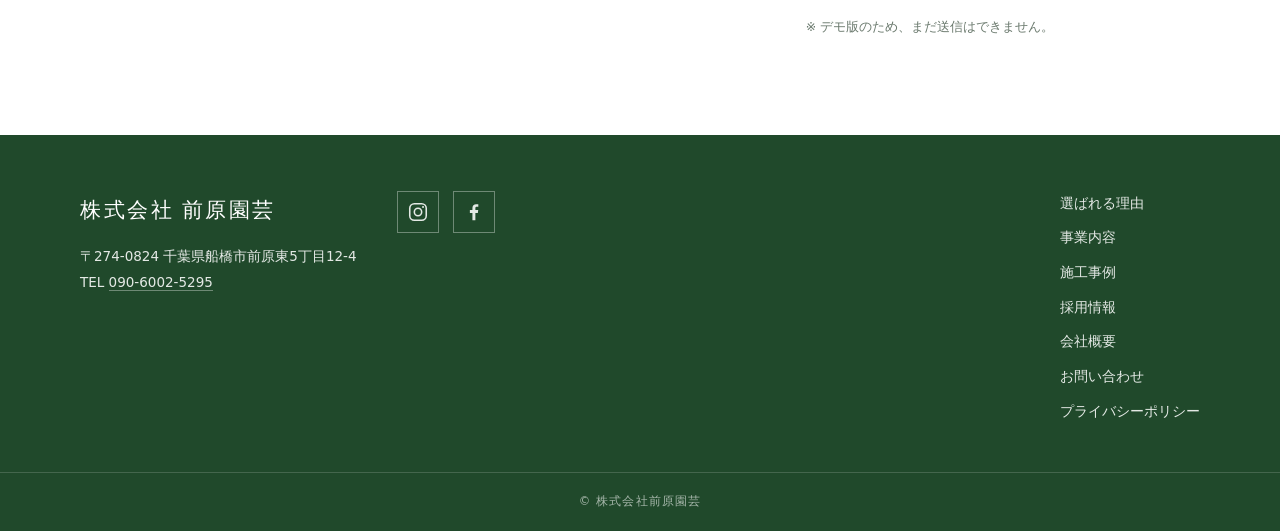
<file: pattern4.html>
<!DOCTYPE html>
<html lang="ja">
<head>
<meta charset="UTF-8">
<meta name="viewport" content="width=device-width, initial-scale=1">
<meta name="robots" content="noindex,nofollow">
<title>株式会社前原園芸｜千葉県船橋市の造園土木（案4）</title>
<meta name="description" content="千葉県船橋市の造園土木業、株式会社前原園芸。創業49年。植栽・剪定・造園設計から外構工事・公共工事まで承ります。">
<link rel="preconnect" href="https://fonts.googleapis.com">
<link rel="preconnect" href="https://fonts.gstatic.com" crossorigin>
<link href="https://fonts.googleapis.com/css2?family=Noto+Sans+JP:wght@400;500;700&family=Noto+Serif+JP:wght@400;600&family=Shippori+Mincho+B1:wght@600&display=swap" rel="stylesheet">
<link rel="stylesheet" href="color-a.css" id="colorset">
<link rel="stylesheet" href="font-a.css" id="fontset">
<link rel="stylesheet" href="base.css">
<link rel="stylesheet" href="pattern4.css">
<link rel="stylesheet" href="pick.css">
</head>
<body>

<header class="header">
  <div class="header__inner">
    <a class="logo" href="#top">
      <span class="logo__sub">株式会社</span>
      <span class="logo__main">前原園芸</span>
    </a>
    <nav class="nav" id="nav">
      <a href="#strength">選ばれる理由</a>
      <a href="#service">事業内容</a>
      <a href="#works">施工事例</a>
      <a href="#recruit">採用情報</a>
      <a href="#company">会社概要</a>
      <a href="#contact">お問い合わせ</a>
    </nav>
    <a class="header__tel" href="tel:09060025295">
      <span class="header__tel-label">お電話でのご相談</span>
      <span class="header__tel-num">090-6002-5295</span>
    </a>
    <button class="burger" id="burger" aria-label="メニューを開く" aria-expanded="false">
      <span></span><span></span><span></span>
    </button>
  </div>
</header>

<section class="hero4" id="top">
  <img class="hero4__img" src="img/about.jpg" alt="松と飛石のある庭">
  <div class="hero4__body wrap">
    <p class="hero4__eyebrow">千葉県船橋市 ／ 造園土木業</p>
    <h1 class="hero4__title">創業49年、<br>地域の緑を預かってきました。</h1>
    <p class="hero4__lead">個人邸の植栽から、公園・街路樹の整備まで。</p>
  </div>
</section>

<section class="stats">
  <div class="wrap stats__in">
    <div><b>49</b><span>年</span><em>創業から</em></div>
    <div><b>船橋</b><em>千葉県・近隣対応</em></div>
    <div><b>公共</b><em>工事の実績あり</em></div>
    <div><b>許可</b><em>建設業許可 ★番号を確認中</em></div>
  </div>
</section>

<section class="section" id="strength">
  <div class="wrap">
    <div class="sec-head"><h2 class="sec-title">選ばれる理由</h2><p class="sec-en">STRENGTH</p></div>
    <div class="reasons">
      <div><span>01</span><h3>創業49年の実績</h3><p>半世紀近く、船橋の緑にかかわってきました。<!-- ★本文は仮 --></p></div>
      <div><span>02</span><h3>公共工事に対応</h3><p>公園・街路樹などの緑地整備を手がけています。<!-- ★本文は仮 --></p></div>
      <div><span>03</span><h3>植えた後も見続ける</h3><p>年間を通じた維持管理までお引き受けします。<!-- ★本文は仮 --></p></div>
    </div>
  </div>
</section>

<section class="section section--soft" id="service">
  <div class="wrap">
    <div class="sec-head"><h2 class="sec-title">事業内容</h2><p class="sec-en">SERVICE</p>
      <p class="sec-lead">※ 下の6つは仮置きです。実際の内容に合わせて差し替えます。</p></div>
    <table class="svc4">
      <tr><th>公共工事</th><td>公園・街路樹などの緑地整備</td></tr>
      <tr><th>植栽工事</th><td>庭木・生垣の植え付け、土壌づくり</td></tr>
      <tr><th>造園設計</th><td>図面をおこしてのご提案</td></tr>
      <tr><th>外構・エクステリア</th><td>門まわり、アプローチ、駐車場</td></tr>
      <tr><th>剪定・お手入れ</th><td>剪定、草刈り、消毒</td></tr>
      <tr><th>維持管理</th><td>年間を通じた管理</td></tr>
    </table>
  </div>
</section>

<section class="section" id="works">
  <div class="wrap">
    <div class="sec-head"><h2 class="sec-title">施工事例</h2><p class="sec-en">WORKS</p></div>
    <div class="grid3">
      <figure><img src="img/work6.jpg" alt="公園の緑地整備"><figcaption>公園の緑地整備</figcaption></figure>
      <figure><img src="img/work3.jpg" alt="園路と生垣"><figcaption>園路と生垣</figcaption></figure>
      <figure><img src="img/work4.jpg" alt="景石と植栽"><figcaption>景石と植栽</figcaption></figure>
    </div>
    <p class="note">※ 掲載している写真は、デモ版のための仮の画像（フリー素材）です。</p>
  </div>
</section>

<section class="recruit" id="recruit">
  <div class="wrap recruit__in">
    <div class="recruit__img"><img src="img/work7.jpg" alt="仕立物の並ぶ圃場"></div>
    <div class="recruit__body">
      <h2 class="sec-title sec-title--l">一緒に働きませんか</h2>
      <p>未経験の方も歓迎します。現場で覚えていける仕事です。<!-- ★本文は仮。採用予定が無ければこの節ごと削除 --></p>
      <a class="btn" href="#contact">お問い合わせ</a>
    </div>
  </div>
</section>

<section class="section section--soft" id="company">
  <div class="wrap wrap--narrow">
    <div class="sec-head"><h2 class="sec-title">会社概要</h2><p class="sec-en">COMPANY</p></div>
    <table class="table">
      <tr><th>会社名</th><td>株式会社 前原園芸</td></tr>
      <tr><th>代表者</th><td>宍倉 保之</td></tr>
      <tr><th>所在地</th><td>〒274-0824 千葉県船橋市前原東5丁目12-4</td></tr>
      <tr><th>電話番号</th><td><a href="tel:09060025295">090-6002-5295</a></td></tr>
      <tr><th>事業内容</th><td>造園土木業</td></tr>
      <tr><th>創業</th><td>創業49年<!-- ★西暦が分かったら直す --></td></tr>
      <tr><th>対応エリア</th><td>千葉県船橋市および近隣<!-- ★要確認 --></td></tr>
    </table>
  </div>
</section>

<section class="section" id="contact">
  <div class="wrap">
    <div class="sec-head"><h2 class="sec-title">お問い合わせ</h2><p class="sec-en">CONTACT</p></div>
    <div class="contact">
      <div class="contact__map">
        <iframe src="https://www.google.com/maps?q=%E5%8D%83%E8%91%89%E7%9C%8C%E8%88%B9%E6%A9%8B%E5%B8%82%E5%89%8D%E5%8E%9F%E6%9D%B15-12-4&output=embed" title="株式会社前原園芸の所在地" loading="lazy" referrerpolicy="no-referrer-when-downgrade"></iframe>
      </div>
      <div class="contact__body">
        <p class="contact__tel-block">
          <span class="contact__tel-label">お電話でのご相談</span>
          <a class="contact__tel" href="tel:09060025295">090-6002-5295</a>
        </p>
        <!-- ★デモ版のため、まだ送信できません -->
        <form class="form" onsubmit="return false;">
          <label><span class="form__head">お名前<span class="req">必須</span></span><input type="text" name="name" required></label>
          <label><span class="form__head">メールアドレス<span class="req">必須</span></span><input type="email" name="email" required></label>
          <label><span class="form__head">電話番号</span><input type="tel" name="tel"></label>
          <label><span class="form__head">ご相談内容<span class="req">必須</span></span><textarea name="body" rows="5" required></textarea></label>
          <button class="btn btn--wide" type="submit">送信する</button>
          <p class="form__note">※ デモ版のため、まだ送信はできません。</p>
        </form>
      </div>
    </div>
  </div>
</section>

<footer class="footer">
  <div class="wrap footer__inner">
    <div class="footer__brand">
      <p class="footer__name">株式会社 前原園芸</p>
      <p class="footer__addr">〒274-0824 千葉県船橋市前原東5丁目12-4<br>TEL <a href="tel:09060025295">090-6002-5295</a></p>
    </div>
    <!-- ★SNS：URLが分かり次第 href を差し替える -->
    <div class="footer__sns">
      <a href="#" aria-label="Instagram" title="Instagram（URL未定）">
        <svg viewBox="0 0 24 24" width="22" height="22" fill="none" stroke="currentColor" stroke-width="1.7">
          <rect x="3" y="3" width="18" height="18" rx="5"/><circle cx="12" cy="12" r="4"/><circle cx="17.5" cy="6.5" r="1.1" fill="currentColor" stroke="none"/>
        </svg></a>
      <a href="#" aria-label="Facebook" title="Facebook（URL未定）">
        <svg viewBox="0 0 24 24" width="22" height="22" fill="currentColor">
          <path d="M13.5 21v-8h2.7l.4-3.1h-3.1V7.9c0-.9.25-1.5 1.55-1.5h1.65V3.6c-.29-.04-1.27-.12-2.41-.12-2.38 0-4.01 1.45-4.01 4.12V9.9H7.5V13h2.78v8h3.22z"/>
        </svg></a>
    </div>
    <nav class="footer__nav">
      <a href="#strength">選ばれる理由</a>
      <a href="#service">事業内容</a>
      <a href="#works">施工事例</a>
      <a href="#recruit">採用情報</a>
      <a href="#company">会社概要</a>
      <a href="#contact">お問い合わせ</a>
      <a href="#">プライバシーポリシー</a>
    </nav>
  </div>
  <p class="copyright">&copy; 株式会社前原園芸</p>
</footer>

<!-- ★デモ専用：案・色・書体の切り替え（決定したら削除する） -->
<div class="pick" id="pick">
  <div class="pick__row">
    <span class="pick__label">案</span>
    <a class="pick__link" data-plan href="index.html">1 標準</a>
    <a class="pick__link" data-plan href="pattern2.html">2 写真先出し</a>
    <a class="pick__link" data-plan href="pattern3.html">3 大きな文字</a>
    <span class="pick__link is-on">4 実績・信頼</span>
    <a class="pick__link" data-plan href="pattern5.html">5 悩み解決</a>
  </div>
  <div class="pick__row">
    <span class="pick__label">色</span>
    <button class="sw" data-color="a" style="--c:#2f6b3f" title="深緑"></button>
    <button class="sw" data-color="b" style="--c:#5a8f3c" title="若草"></button>
    <button class="sw" data-color="c" style="--c:#274a6d" title="藍"></button>
    <button class="sw" data-color="d" style="--c:#7a5c3a" title="土"></button>
    <button class="sw" data-color="e" style="--c:#3a3a38" title="墨"></button>
  </div>
  <div class="pick__row">
    <span class="pick__label">文字</span>
    <button data-font="a">A 明朝＋ゴシック</button>
    <button data-font="b">B ゴシック</button>
    <button data-font="c">C 明朝</button>
  </div>
</div>

<script src="pick.js"></script>
</body>
</html>
</file>
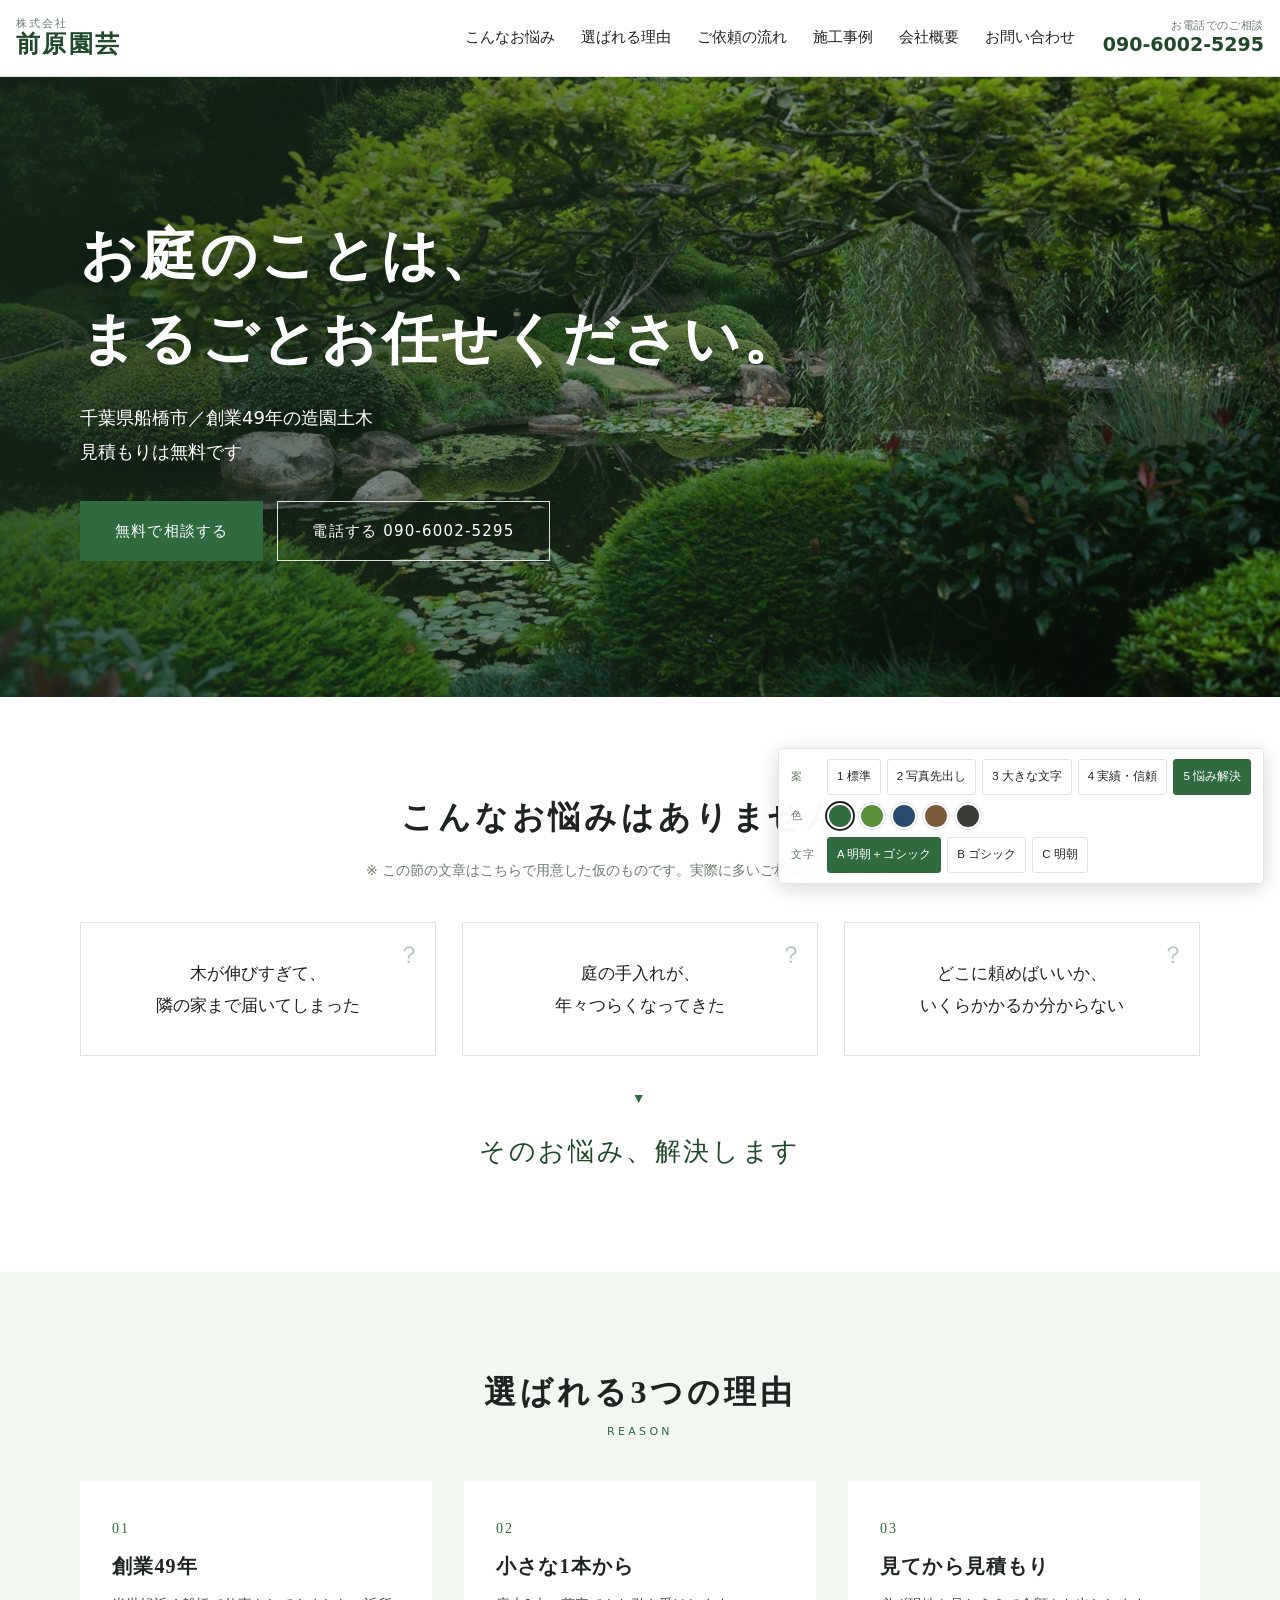
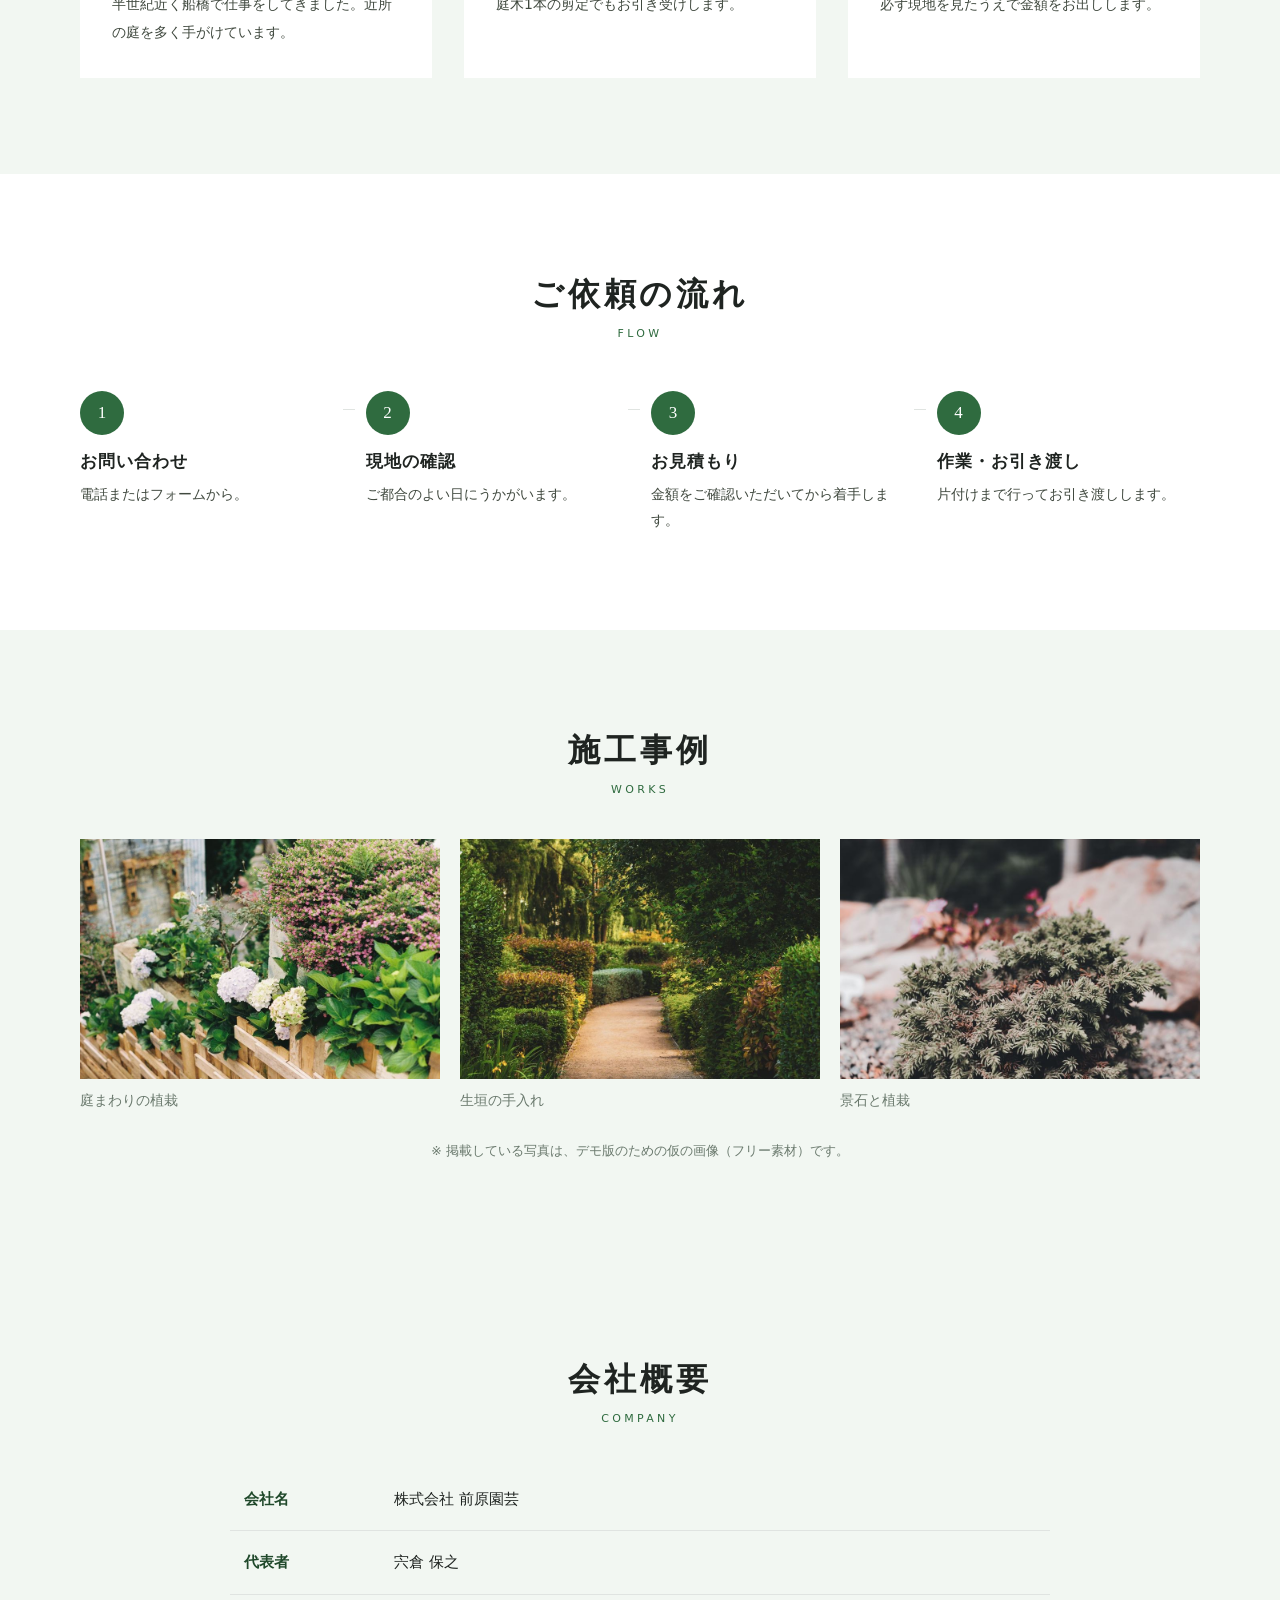
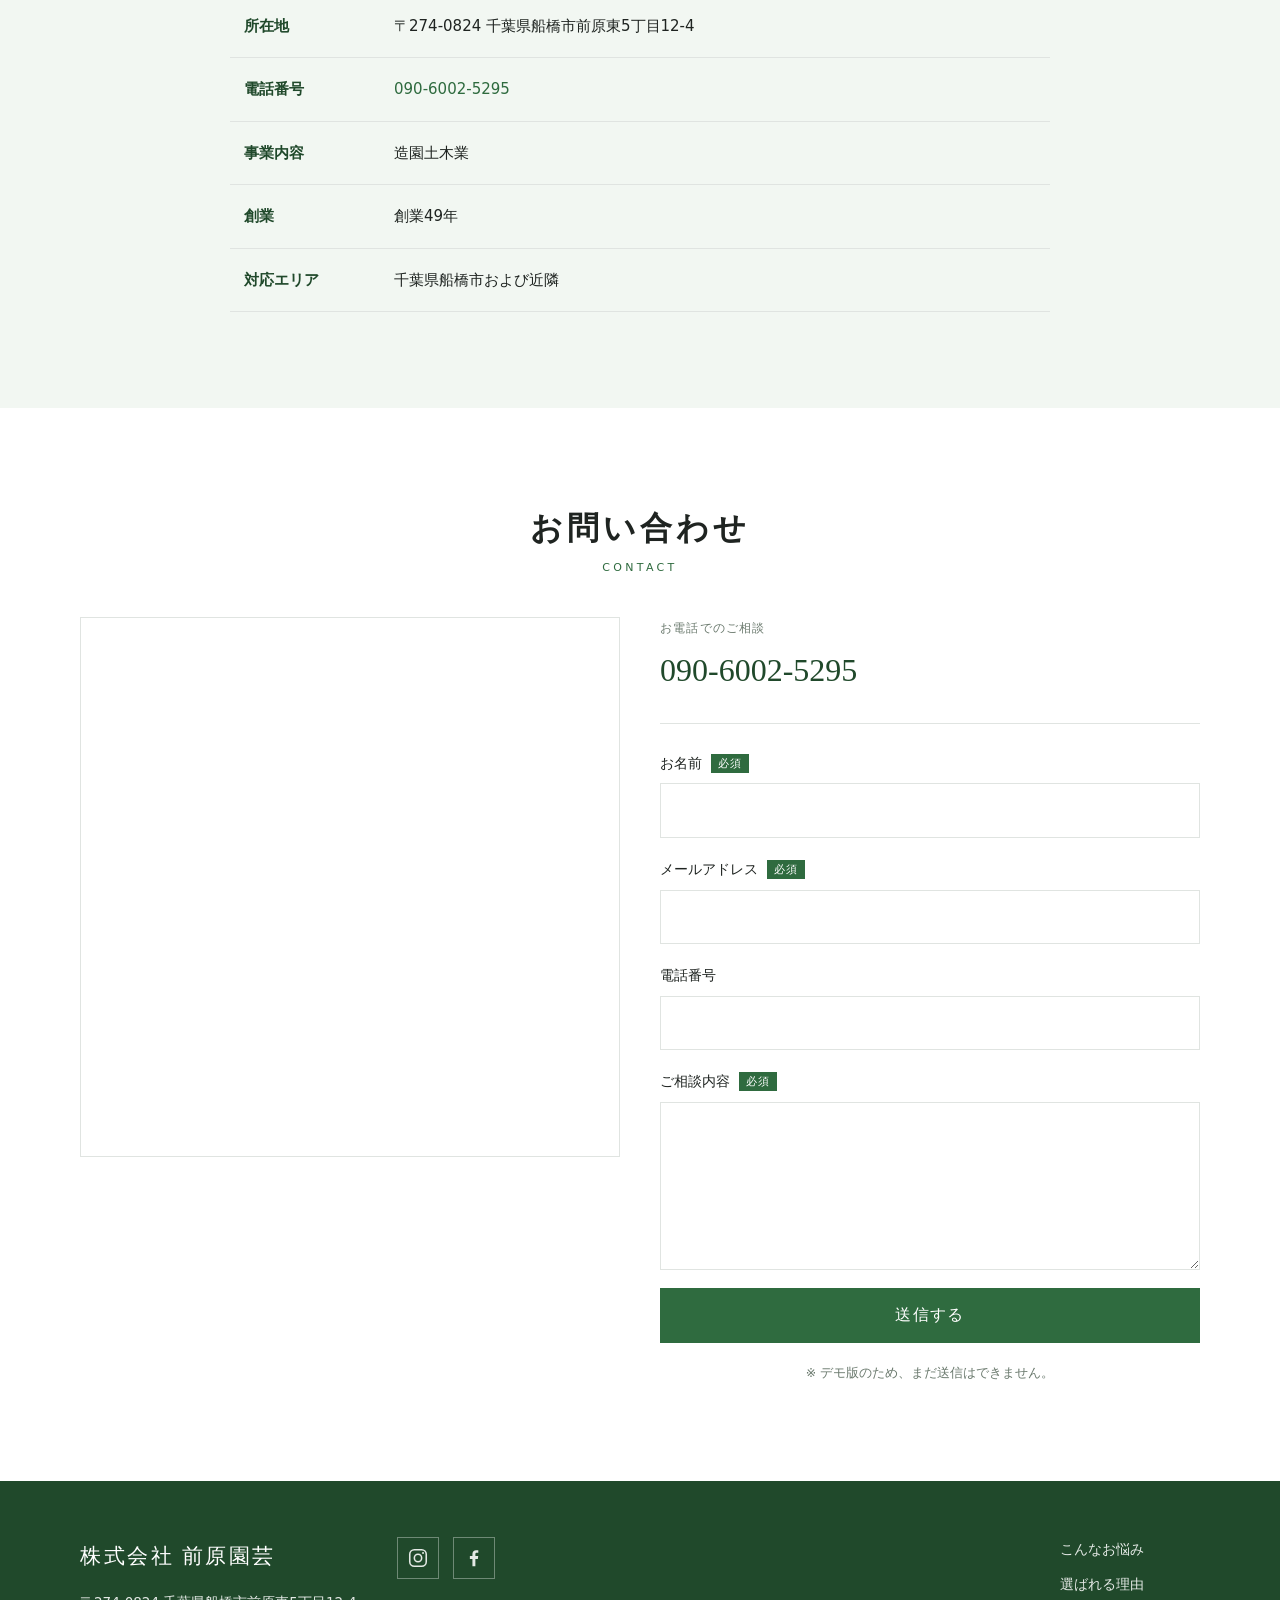
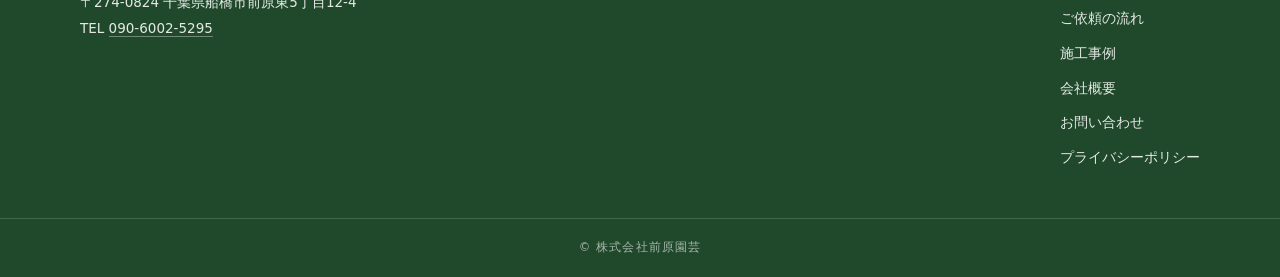
<file: pattern5.html>
<!DOCTYPE html>
<html lang="ja">
<head>
<meta charset="UTF-8">
<meta name="viewport" content="width=device-width, initial-scale=1">
<meta name="robots" content="noindex,nofollow">
<title>株式会社前原園芸｜千葉県船橋市の造園土木（案5）</title>
<meta name="description" content="千葉県船橋市の造園土木業、株式会社前原園芸。創業49年。植栽・剪定・造園設計から外構工事・公共工事まで承ります。">
<link rel="preconnect" href="https://fonts.googleapis.com">
<link rel="preconnect" href="https://fonts.gstatic.com" crossorigin>
<link href="https://fonts.googleapis.com/css2?family=Noto+Sans+JP:wght@400;500;700&family=Noto+Serif+JP:wght@400;600&family=Shippori+Mincho+B1:wght@600&display=swap" rel="stylesheet">
<link rel="stylesheet" href="color-a.css" id="colorset">
<link rel="stylesheet" href="font-a.css" id="fontset">
<link rel="stylesheet" href="base.css">
<link rel="stylesheet" href="pattern5.css">
<link rel="stylesheet" href="pick.css">
</head>
<body>

<header class="header">
  <div class="header__inner">
    <a class="logo" href="#top">
      <span class="logo__sub">株式会社</span>
      <span class="logo__main">前原園芸</span>
    </a>
    <nav class="nav" id="nav">
      <a href="#trouble">こんなお悩み</a>
      <a href="#why">選ばれる理由</a>
      <a href="#flow">ご依頼の流れ</a>
      <a href="#works">施工事例</a>
      <a href="#company">会社概要</a>
      <a href="#contact">お問い合わせ</a>
    </nav>
    <a class="header__tel" href="tel:09060025295">
      <span class="header__tel-label">お電話でのご相談</span>
      <span class="header__tel-num">090-6002-5295</span>
    </a>
    <button class="burger" id="burger" aria-label="メニューを開く" aria-expanded="false">
      <span></span><span></span><span></span>
    </button>
  </div>
</header>

<section class="hero5" id="top">
  <img class="hero5__img" src="img/hero.jpg" alt="手入れの行き届いた庭園">
  <div class="hero5__body wrap">
    <h1 class="hero5__title">お庭のことは、<br>まるごとお任せください。</h1>
    <p class="hero5__lead">千葉県船橋市／創業49年の造園土木<br>見積もりは無料です<!-- ★仮。無料かどうか要確認 --></p>
    <div class="hero5__btns">
      <a class="btn" href="#contact">無料で相談する</a>
      <a class="btn btn--ghost" href="tel:09060025295">電話する 090-6002-5295</a>
    </div>
  </div>
</section>

<section class="section" id="trouble">
  <div class="wrap">
    <div class="sec-head"><h2 class="sec-title">こんなお悩みはありませんか</h2>
      <p class="sec-lead">※ この節の文章はこちらで用意した仮のものです。実際に多いご相談に差し替えます。</p></div>
    <div class="trouble">
      <div>木が伸びすぎて、<br>隣の家まで届いてしまった</div>
      <div>庭の手入れが、<br>年々つらくなってきた</div>
      <div>どこに頼めばいいか、<br>いくらかかるか分からない</div>
    </div>
    <p class="arrow">そのお悩み、解決します</p>
  </div>
</section>

<section class="section section--soft" id="why">
  <div class="wrap">
    <div class="sec-head"><h2 class="sec-title">選ばれる3つの理由</h2><p class="sec-en">REASON</p></div>
    <div class="why">
      <div><span>01</span><h3>創業49年</h3><p>半世紀近く船橋で仕事をしてきました。近所の庭を多く手がけています。<!-- ★仮 --></p></div>
      <div><span>02</span><h3>小さな1本から</h3><p>庭木1本の剪定でもお引き受けします。<!-- ★仮 --></p></div>
      <div><span>03</span><h3>見てから見積もり</h3><p>必ず現地を見たうえで金額をお出しします。<!-- ★仮 --></p></div>
    </div>
  </div>
</section>

<section class="section" id="flow">
  <div class="wrap">
    <div class="sec-head"><h2 class="sec-title">ご依頼の流れ</h2><p class="sec-en">FLOW</p></div>
    <ol class="flow">
      <li><span>1</span><h3>お問い合わせ</h3><p>電話またはフォームから。<!-- ★仮 --></p></li>
      <li><span>2</span><h3>現地の確認</h3><p>ご都合のよい日にうかがいます。<!-- ★仮 --></p></li>
      <li><span>3</span><h3>お見積もり</h3><p>金額をご確認いただいてから着手します。<!-- ★仮 --></p></li>
      <li><span>4</span><h3>作業・お引き渡し</h3><p>片付けまで行ってお引き渡しします。<!-- ★仮 --></p></li>
    </ol>
  </div>
</section>

<section class="section section--soft" id="works">
  <div class="wrap">
    <div class="sec-head"><h2 class="sec-title">施工事例</h2><p class="sec-en">WORKS</p></div>
    <div class="grid3">
      <figure><img src="img/work5.jpg" alt="紫陽花と木柵"><figcaption>庭まわりの植栽</figcaption></figure>
      <figure><img src="img/work3.jpg" alt="園路と生垣"><figcaption>生垣の手入れ</figcaption></figure>
      <figure><img src="img/work4.jpg" alt="景石と植栽"><figcaption>景石と植栽</figcaption></figure>
    </div>
    <p class="note">※ 掲載している写真は、デモ版のための仮の画像（フリー素材）です。</p>
  </div>
</section>

<section class="section section--soft" id="company">
  <div class="wrap wrap--narrow">
    <div class="sec-head"><h2 class="sec-title">会社概要</h2><p class="sec-en">COMPANY</p></div>
    <table class="table">
      <tr><th>会社名</th><td>株式会社 前原園芸</td></tr>
      <tr><th>代表者</th><td>宍倉 保之</td></tr>
      <tr><th>所在地</th><td>〒274-0824 千葉県船橋市前原東5丁目12-4</td></tr>
      <tr><th>電話番号</th><td><a href="tel:09060025295">090-6002-5295</a></td></tr>
      <tr><th>事業内容</th><td>造園土木業</td></tr>
      <tr><th>創業</th><td>創業49年<!-- ★西暦が分かったら直す --></td></tr>
      <tr><th>対応エリア</th><td>千葉県船橋市および近隣<!-- ★要確認 --></td></tr>
    </table>
  </div>
</section>

<section class="section" id="contact">
  <div class="wrap">
    <div class="sec-head"><h2 class="sec-title">お問い合わせ</h2><p class="sec-en">CONTACT</p></div>
    <div class="contact">
      <div class="contact__map">
        <iframe src="https://www.google.com/maps?q=%E5%8D%83%E8%91%89%E7%9C%8C%E8%88%B9%E6%A9%8B%E5%B8%82%E5%89%8D%E5%8E%9F%E6%9D%B15-12-4&output=embed" title="株式会社前原園芸の所在地" loading="lazy" referrerpolicy="no-referrer-when-downgrade"></iframe>
      </div>
      <div class="contact__body">
        <p class="contact__tel-block">
          <span class="contact__tel-label">お電話でのご相談</span>
          <a class="contact__tel" href="tel:09060025295">090-6002-5295</a>
        </p>
        <!-- ★デモ版のため、まだ送信できません -->
        <form class="form" onsubmit="return false;">
          <label><span class="form__head">お名前<span class="req">必須</span></span><input type="text" name="name" required></label>
          <label><span class="form__head">メールアドレス<span class="req">必須</span></span><input type="email" name="email" required></label>
          <label><span class="form__head">電話番号</span><input type="tel" name="tel"></label>
          <label><span class="form__head">ご相談内容<span class="req">必須</span></span><textarea name="body" rows="5" required></textarea></label>
          <button class="btn btn--wide" type="submit">送信する</button>
          <p class="form__note">※ デモ版のため、まだ送信はできません。</p>
        </form>
      </div>
    </div>
  </div>
</section>

<footer class="footer">
  <div class="wrap footer__inner">
    <div class="footer__brand">
      <p class="footer__name">株式会社 前原園芸</p>
      <p class="footer__addr">〒274-0824 千葉県船橋市前原東5丁目12-4<br>TEL <a href="tel:09060025295">090-6002-5295</a></p>
    </div>
    <!-- ★SNS：URLが分かり次第 href を差し替える -->
    <div class="footer__sns">
      <a href="#" aria-label="Instagram" title="Instagram（URL未定）">
        <svg viewBox="0 0 24 24" width="22" height="22" fill="none" stroke="currentColor" stroke-width="1.7">
          <rect x="3" y="3" width="18" height="18" rx="5"/><circle cx="12" cy="12" r="4"/><circle cx="17.5" cy="6.5" r="1.1" fill="currentColor" stroke="none"/>
        </svg></a>
      <a href="#" aria-label="Facebook" title="Facebook（URL未定）">
        <svg viewBox="0 0 24 24" width="22" height="22" fill="currentColor">
          <path d="M13.5 21v-8h2.7l.4-3.1h-3.1V7.9c0-.9.25-1.5 1.55-1.5h1.65V3.6c-.29-.04-1.27-.12-2.41-.12-2.38 0-4.01 1.45-4.01 4.12V9.9H7.5V13h2.78v8h3.22z"/>
        </svg></a>
    </div>
    <nav class="footer__nav">
      <a href="#trouble">こんなお悩み</a>
      <a href="#why">選ばれる理由</a>
      <a href="#flow">ご依頼の流れ</a>
      <a href="#works">施工事例</a>
      <a href="#company">会社概要</a>
      <a href="#contact">お問い合わせ</a>
      <a href="#">プライバシーポリシー</a>
    </nav>
  </div>
  <p class="copyright">&copy; 株式会社前原園芸</p>
</footer>

<!-- ★デモ専用：案・色・書体の切り替え（決定したら削除する） -->
<div class="pick" id="pick">
  <div class="pick__row">
    <span class="pick__label">案</span>
    <a class="pick__link" data-plan href="index.html">1 標準</a>
    <a class="pick__link" data-plan href="pattern2.html">2 写真先出し</a>
    <a class="pick__link" data-plan href="pattern3.html">3 大きな文字</a>
    <a class="pick__link" data-plan href="pattern4.html">4 実績・信頼</a>
    <span class="pick__link is-on">5 悩み解決</span>
  </div>
  <div class="pick__row">
    <span class="pick__label">色</span>
    <button class="sw" data-color="a" style="--c:#2f6b3f" title="深緑"></button>
    <button class="sw" data-color="b" style="--c:#5a8f3c" title="若草"></button>
    <button class="sw" data-color="c" style="--c:#274a6d" title="藍"></button>
    <button class="sw" data-color="d" style="--c:#7a5c3a" title="土"></button>
    <button class="sw" data-color="e" style="--c:#3a3a38" title="墨"></button>
  </div>
  <div class="pick__row">
    <span class="pick__label">文字</span>
    <button data-font="a">A 明朝＋ゴシック</button>
    <button data-font="b">B ゴシック</button>
    <button data-font="c">C 明朝</button>
  </div>
</div>

<script src="pick.js"></script>
</body>
</html>
</file>
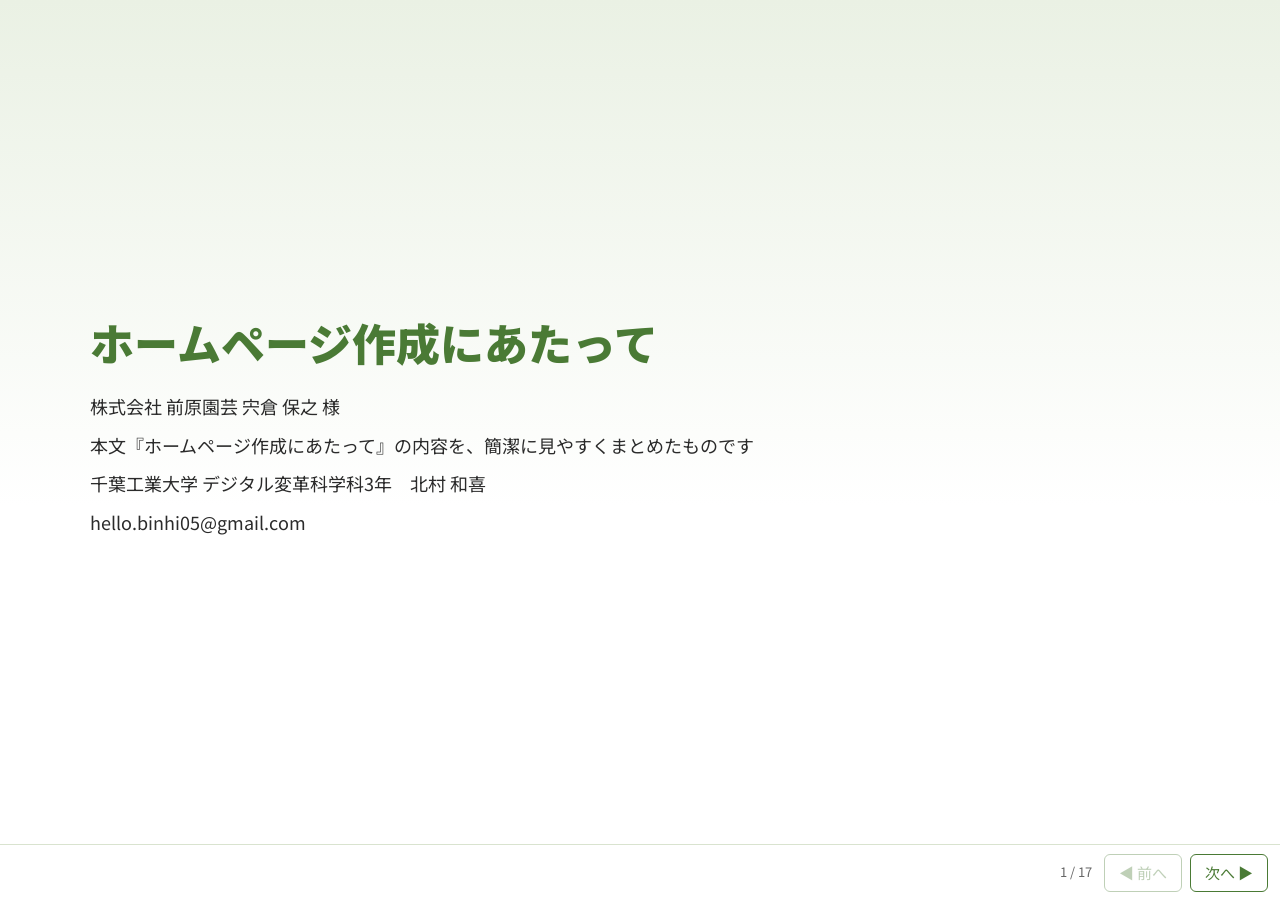
<file: slide.html>
<!doctype html>
<html lang="ja"><head><meta charset="utf-8">
<meta name="viewport" content="width=device-width, initial-scale=1, viewport-fit=cover">
<meta name="robots" content="noindex,nofollow">
<title>ホームページ作成にあたって（スライド）｜株式会社 前原園芸 様</title>
<link rel="preconnect" href="https://fonts.googleapis.com"><link rel="preconnect" href="https://fonts.gstatic.com" crossorigin>
<link href="https://fonts.googleapis.com/css2?family=Noto+Sans+JP:wght@400;700;900&display=swap" rel="stylesheet">
<style>
:root{--red:#b03a2e;--red-l:#fbe9e6;--main:#4a7a35;--main-l:#eaf1e4;--acc:#c27a3e;--acc-t:#a35d28;--acc-l:#f7ece2;--text:#2b2b2b;--sub:#666;--line:#d9e3cf;--bg:#e9ece4}
*{box-sizing:border-box}
html,body{margin:0;background:var(--bg);color:var(--text);font-family:"Noto Sans JP","Hiragino Sans","Yu Gothic",Meiryo,sans-serif;-webkit-text-size-adjust:100%}
body{line-height:1.6;font-size:16px}
.slide{background:#fff;max-width:1000px;margin:14px auto;padding:26px 22px 20px;border-radius:10px;box-shadow:0 1px 3px rgba(0,0,0,.08);overflow-wrap:anywhere}
.kicker{font-size:13px;font-weight:700;color:var(--main);letter-spacing:.05em;margin:0 0 6px}
h1{font-size:30px;line-height:1.4;font-weight:900;color:var(--main);margin:6px 0 18px}
h2{font-size:24px;line-height:1.45;margin:0 0 20px;font-weight:900}
em{font-style:normal;color:var(--main)}
.cover{background:linear-gradient(180deg,var(--main-l),#fff 60%)}
.cover p{margin:0 0 8px}.cover .date{color:var(--sub);font-size:14px;margin-top:18px}
.slide p{margin:0 0 10px}.slide ul{margin:0 0 10px;padding-left:1.2em}.slide li{margin:0 0 4px}
.slide a{color:var(--main);word-break:break-all}
.more{font-size:13px;color:var(--sub);margin:18px 0 0!important;border-top:1px solid var(--line);padding-top:10px}
.cards{display:grid;gap:10px}.cards.n1{grid-template-columns:1fr}.cards.n2{grid-template-columns:repeat(2,1fr)}.cards.n3{grid-template-columns:repeat(3,1fr)}.cards.n4{grid-template-columns:repeat(4,1fr)}
.card{border-radius:10px;border:2px solid var(--line);padding:14px 12px}
.card .t{font-size:18px;font-weight:900;margin:0 0 6px}
.ic{width:44px;height:44px;border-radius:50%;background:var(--main-l);color:var(--main);display:flex;align-items:center;justify-content:center;margin-bottom:8px}
.ic svg{width:26px;height:26px}
dl{margin:0;font-size:14.5px}dt{font-size:12px;color:var(--main);font-weight:700;margin-top:6px}dd{margin:0}dd.solo{margin-top:2px}
.card p,.card li{font-size:14.5px}
.two{display:grid;grid-template-columns:1fr 1fr;gap:14px}
.two .card{border:0;text-align:center}.two .card.a{background:var(--acc-l)}.two .card.b{background:var(--main-l)}
.two .card .ic{margin:0 auto 8px;background:#fff}.two .card.a .ic{color:var(--acc-t)}
.two .card .t{font-size:21px}.two .card.a .t{color:var(--acc-t)}.two .card.b .t{color:var(--main)}
.two .card dl,.two .card p,.two .card ul{text-align:left}
.nums{display:grid;grid-template-columns:1fr 1fr;gap:14px}
.num{border:2px solid var(--line);border-radius:10px;padding:16px}
.num .big{font-size:56px;font-weight:900;color:var(--main);line-height:1}.num .big small{font-size:22px;margin-left:2px}
.num .lbl{font-size:16px;font-weight:700;margin:10px 0 4px}.num .src{font-size:12px;color:var(--sub)}
.num .then{margin-top:10px;padding-top:10px;border-top:1px dashed var(--line);font-size:14.5px}.num .then em{font-size:20px;font-weight:900}
.flow{list-style:none;padding:0;margin:0 0 10px;display:grid;gap:8px}
.flow li{display:flex;gap:12px;align-items:flex-start;background:var(--main-l);border-radius:10px;padding:10px 12px}
.flow span{flex:none;width:28px;height:28px;border-radius:50%;background:var(--main);color:#fff;font-weight:700;display:flex;align-items:center;justify-content:center;font-size:15px}
.flow p{margin:2px 0 0!important}
.toc{list-style:none;padding:0;margin:0;display:grid;grid-template-columns:1fr;gap:6px;max-width:640px}.toc li{display:flex;gap:10px;align-items:center;border:2px solid var(--line);border-radius:10px;padding:10px 12px;font-weight:700}.toc span{flex:none;width:28px;height:28px;border-radius:50%;background:var(--main);color:#fff;display:flex;align-items:center;justify-content:center;font-size:14px}
.two .card .name{font-size:14px;font-weight:700;color:var(--sub);margin:0}
.block+.block{margin-top:14px}
.tbl{overflow-x:auto;margin:0 0 10px}table{border-collapse:collapse;width:100%;font-size:16px}
th,td{text-align:left;padding:10px 8px;border-bottom:1px solid var(--line)}thead th{color:var(--main);border-bottom:2px solid var(--main)}
td.money{font-weight:700;font-size:18px}
.shot{display:block;width:100%;max-width:520px;border:1px solid var(--line);border-radius:8px;margin:8px 0 6px}
nav{display:none}
.slide ul.items{list-style:none;padding:0;margin:0;display:grid;gap:10px}.items li{display:flex;gap:12px;align-items:center;background:var(--main-l);border-radius:10px;padding:14px 16px;margin:0}.items .ic{margin:0;flex:none;background:#fff}.items p{margin:0!important;font-size:17px;font-weight:700}
.red h2 em,.red .kicker{color:var(--red)}.red .card{border-color:#f0c9c2}.red .ic{background:var(--red-l);color:var(--red)}.red dt{color:var(--red)}
.gr .two .card.a{background:var(--main-l)}.gr .two .card.a .t{color:var(--main)}.gr .two .card.a .ic{color:var(--main)}
.gr .two .card.b{background:var(--red-l)}.gr .two .card.b .t{color:var(--red)}.gr .two .card.b .ic{color:var(--red)}
@media (max-width:700px) and (orientation:portrait){
  .slide{margin:10px;padding:22px 16px 18px}h2{font-size:21px}h1{font-size:26px}
  .two,.nums,.cards.n3{grid-template-columns:1fr}.cards.n4{grid-template-columns:1fr 1fr}
  .num .big{font-size:48px}
}
body.deck{overflow:hidden;height:100vh;height:100dvh}
body.deck main{height:100vh;height:100dvh;position:relative}
body.deck .slide{position:absolute;top:0;left:0;right:0;bottom:56px;margin:0;max-width:none;border-radius:0;box-shadow:none;display:none;overflow-y:auto;padding:4vh 6vw 3vh}
body.deck .slide.on{display:flex;flex-direction:column}body.deck .slide>.inner{max-width:1100px;width:100%;margin:auto}
body.deck nav{display:flex;position:fixed;left:0;right:0;bottom:0;height:56px;padding:0 12px;justify-content:flex-end;gap:8px;align-items:center;background:#fff;border-top:1px solid var(--line);z-index:5}
nav button{font:inherit;font-size:15px;border:1px solid var(--main);background:#fff;color:var(--main);border-radius:6px;padding:6px 14px;cursor:pointer}
nav button:disabled{opacity:.35;cursor:default}nav .count{font-size:13px;color:var(--sub);margin-right:4px}
@media (min-width:1000px) and (min-height:600px){body.deck{font-size:18px}body.deck h2{font-size:32px;margin-bottom:28px}body.deck h1{font-size:44px}body.deck .card .t{font-size:21px}body.deck dl,body.deck .card p,body.deck .card li{font-size:16.5px}body.deck dt{font-size:13.5px}body.deck .ic{width:52px;height:52px}body.deck .ic svg{width:30px;height:30px}body.deck .num .big{font-size:76px}body.deck .num .lbl{font-size:19px}body.deck .flow li{padding:14px 16px;font-size:18px}body.deck .two .card .t{font-size:26px}body.deck .more{font-size:14px}body.deck .kicker{font-size:15px}body.deck table{font-size:18px}}
@media (orientation:landscape) and (max-height:500px){body{font-size:13px}body.deck .slide{padding:10px 3vw 8px}
  h2{font-size:17px;margin-bottom:8px}h1{font-size:24px}.kicker{font-size:11px;margin-bottom:2px}
  .cards{gap:6px}.cards.n3{grid-template-columns:repeat(3,1fr)}.cards.n4{grid-template-columns:repeat(4,1fr)}.two{gap:8px}.nums{gap:8px}
  .card{padding:7px 9px;border-width:1px}.card .t{font-size:14px;margin:0 0 2px}.two .card .t{font-size:16px}
  .ic{width:24px;height:24px;display:inline-flex;vertical-align:middle;margin:0 6px 2px 0}.ic svg{width:15px;height:15px}
  .card .ic+.t,.card .ic+.name{display:inline;vertical-align:middle}.two .card .ic{margin:0 6px 2px 0}.two .card{text-align:left}
  dl,.card p,.card li{font-size:12.5px;line-height:1.45}dt{font-size:10.5px;margin-top:3px}
  .num{padding:8px 10px}.num .big{font-size:34px}.num .lbl{font-size:13px;margin:4px 0 2px}.num .then{margin-top:4px;padding-top:4px;font-size:12.5px}
  .flow{gap:4px}.flow li{padding:5px 8px;font-size:12.5px}.flow span{width:20px;height:20px;font-size:11px}
  .slide p,.slide li{margin-bottom:3px}.more{margin-top:6px!important;padding-top:4px;font-size:11px}
  th,td{padding:4px 6px}table{font-size:13px}td.money{font-size:14px}.toc{gap:2px}.toc li{padding:1px 8px;font-size:12px;border-width:1px}.toc span{width:18px;height:18px;font-size:10.5px}
  .shot{max-width:260px;float:right;margin:0 0 4px 10px}
  body.deck nav{height:44px}body.deck .slide{bottom:44px}nav button{padding:3px 10px;font-size:13px}}
</style></head>
<body><main>
<section class="slide cover"><div class="inner"><h1>ホームページ作成にあたって</h1><p>株式会社 前原園芸 宍倉 保之 様</p><p>本文『ホームページ作成にあたって』の内容を、簡潔に見やすくまとめたものです</p><p>千葉工業大学 デジタル変革科学科3年　北村 和喜</p><p>hello.binhi05@gmail.com</p></div></section>
<section class="slide"><div class="inner"><h2>全部で<em>9つの章</em>です</h2><ol class="toc"><li><span>1</span>ご挨拶</li><li><span>2</span>この書類を作った理由</li><li><span>3</span>会社の現状</li><li><span>4</span>くらしのマーケットとの違い</li><li><span>5</span>ホームページの必要性とメリット・デメリット</li><li><span>6</span>選択肢について</li><li><span>7</span>私が作成する場合</li><li><span>8</span>デモ版の紹介</li><li><span>9</span>結び</li></ol><p class="more">ホームページの仕組みについては、別紙1で説明しています（本文2章）</p></div></section>
<section class="slide"><div class="inner"><p class="kicker">1　ご挨拶・2　この書類を作った理由</p><h2>ホームページの知識がなくても判断していただけるように、<em>この書類を作りました</em></h2><ul><li>御社はすでに見つけてもらえる状態にあり、ホームページは、会社として確かめてもらうという別の役割を持ちます</li><li>その役割が御社に要るかどうかで、作るかどうかと、作る場合のやり方が変わります</li><li>作る前に知っておいていただきたい4点は、今と何が変わるか・作り方の選択肢・公開した後の危険・費用です</li></ul><div class="tbl"><table><thead><tr><th>書類</th><th>中身</th></tr></thead><tbody><tr><td>本文　ホームページ作成にあたって</td><td>判断のための材料</td></tr><tr><td>別紙1　ホームページの仕組みについて</td><td>仕組み・機能・危険・費用の基本</td></tr><tr><td>別紙2　契約する会社について</td><td>ドメイン（ホームページの住所）・サーバー（ホームページのデータを置いておく場所）の会社、保守（ホームページを公開した後の、修理や更新）や制作を任せる会社の比較</td></tr><tr><td>別紙3　作成にあたって必要な情報について</td><td>決めていただくことと、ご用意いただく情報</td></tr></tbody></table></div><p class="more">書類は、本文と別紙3つの、合わせて4つです。別紙1を、先にお読みください。詳しくは本文1章・2章</p></div></section>
<section class="slide"><div class="inner"><p class="kicker">3　会社の現状</p><h2>御社は、くらしのマーケットやGoogleマップで見つけられる状態で、<em>ホームページはありません</em></h2><div class="cards n3"><div class="card"><span class="ic"><svg viewBox="0 0 24 24" fill="none" stroke="currentColor" stroke-width="1.6" stroke-linecap="round" stroke-linejoin="round"><circle cx="8" cy="8" r="3"/><circle cx="16" cy="8" r="3"/><path d="M2 20c0-3 3-5 6-5s6 2 6 5M12 20c0-3 2-5 4-5 3 0 6 2 6 5"/></svg></span><p class="t">くらしのマーケット</p><dl><dt>店舗ページ</dt><dd>あります。店名は「株式会社前原園芸」です</dd><dt>サービス</dt><dd>庭木の剪定・草刈り・砂利敷きなど12を載せています</dd><dt>対応エリア</dt><dd>千葉県24市町と東京都5区。出張費は無料です</dd></dl></div><div class="card"><span class="ic"><svg viewBox="0 0 24 24" fill="none" stroke="currentColor" stroke-width="1.6" stroke-linecap="round" stroke-linejoin="round"><path d="M12 21s-7-6-7-11a7 7 0 0 1 14 0c0 5-7 11-7 11z"/><circle cx="12" cy="10" r="2.5"/></svg></span><p class="t">Googleマップ</p><dl><dt>掲載</dt><dd>あります</dd><dt>評価</dt><dd>★5.0</dd><dt>口コミ</dt><dd>2件</dd></dl></div><div class="card"><span class="ic"><svg viewBox="0 0 24 24" fill="none" stroke="currentColor" stroke-width="1.6" stroke-linecap="round" stroke-linejoin="round"><rect x="3" y="4" width="18" height="14" rx="2"/><path d="M3 8h18M8 21h8M12 18v3"/><path d="M9 13l2 2 4-4"/></svg></span><p class="t">自社のホームページ</p><dl><dt>現状</dt><dd>ありません</dd><dt>検索</dt><dd>現在、会社名で検索すると、Googleマップの会社情報や、くらしのマーケット・ゼヒトモ・Instagramなどのページが表示されます</dd></dl></div></div><p class="more">くらしのマーケットは2026年10月12日、Googleマップは10月6日、検索は10月14日に確認しました。詳しくは本文3章</p></div></section>
<section class="slide"><div class="inner"><p class="kicker">4　くらしのマーケットとの違い</p><h2>くらしのマーケットは<em>出会う場所</em>、ホームページは<em>確かめる場所</em>です</h2><div class="two"><div class="card a"><span class="ic"><svg viewBox="0 0 24 24" fill="none" stroke="currentColor" stroke-width="1.6" stroke-linecap="round" stroke-linejoin="round"><circle cx="8" cy="8" r="3"/><circle cx="16" cy="8" r="3"/><path d="M2 20c0-3 3-5 6-5s6 2 6 5M12 20c0-3 2-5 4-5 3 0 6 2 6 5"/></svg></span><p class="name">くらしのマーケット</p><p class="t">新しいお客様と出会う</p><dl><dt>どう見つけてもらうか</dt><dd>くらしのマーケットの検索結果の中で見つけてもらいます</dd><dt>比べられ方</dt><dd>船橋市の「庭師」には88件、「生垣の剪定」には57件の店が並び、価格と口コミで比べられます</dd><dt>費用</dt><dd>初期費用・月額費用はありません。予約が成立するたびに、予約金額（税込）の20%（税抜）がかかります。最低は1件2,000円（税抜）です</dd></dl></div><div class="card b"><span class="ic"><svg viewBox="0 0 24 24" fill="none" stroke="currentColor" stroke-width="1.6" stroke-linecap="round" stroke-linejoin="round"><rect x="3" y="4" width="18" height="14" rx="2"/><path d="M3 8h18M8 21h8M12 18v3"/><path d="M9 13l2 2 4-4"/></svg></span><p class="name">ホームページ</p><p class="t">会社を確かめてもらう</p><dl><dt>どう見つけてもらうか</dt><dd>会社の名前で検索した時に、表示されるようになります</dd><dt>つなぐもの</dt><dd>見つけてもらうには、Googleビジネスプロフィール（Google検索とGoogleマップに、会社の情報を載せる無料の登録）などとつなぐ必要があります</dd><dt>比べられ方</dt><dd>御社の情報だけが載ります。会社概要・代表者・実績などを、御社が自分で載せられます</dd><dt>費用</dt><dd>手数料はかかりません。毎年のサーバー・ドメイン代が、作り方によってかかります（6章・7章）</dd></dl></div></div><p class="more">一般的な整理では、どちらかに絞らず併用するのがよいとされています。手数料は公式のよくある質問によります。船橋市の店の数は2026年10月12日に確認しました。詳しくは本文4章</p></div></section>
<section class="slide"><div class="inner"><p class="kicker">4　くらしのマーケットとの違い</p><h2>併用する場合の<em>注意点と使い方</em></h2><ul><li>くらしのマーケットで知り合ったお客様と、くらしのマーケットを通さずに直接取引することは、2回目以降も禁止されています（利用規約 第11条）</li><li>ホームページや電話など、くらしのマーケットを通らずにご連絡くださったお客様との取引を制限する決まりは、利用規約には見当たりませんでした</li></ul><p>ホームページを「ご相談の窓口」として使うことをおすすめします。</p><ol class="flow"><li><span>1</span><p>ホームページには、予約のボタンではなく、お問い合わせフォームや電話番号を載せます</p></li><li><span>2</span><p>ご相談の中で、くらしのマーケットを使われたことがあるかを確かめます</p></li><li><span>3</span><p>使われたことがあるお客様には、くらしのマーケットからのご予約をご案内します</p></li><li><span>4</span><p>初めてのお客様は、ご要望を伺って直接お受けします</p></li><li><span>5</span><p>料金は、ご予約にはつなげず、目安として載せます</p></li></ol><p class="more">この使い方でよいかは、くらしのマーケットの出店者向けの窓口に、事前に確かめていただくことをおすすめします。決まりごとは、くらしのマーケットの利用規約によります。詳しくは本文4章</p></div></section>
<section class="slide"><div class="inner"><p class="kicker">5　ホームページの必要性とメリット・デメリット</p><h2>ホームページのメリットは<em>5つ</em>です</h2><div class="cards n3"><div class="card"><span class="ic"><svg viewBox="0 0 24 24" fill="none" stroke="currentColor" stroke-width="1.6" stroke-linecap="round" stroke-linejoin="round"><circle cx="11" cy="11" r="6"/><path d="M20 20l-4.5-4.5"/></svg></span><p class="t">検索で表示される</p><dl><dd class="solo">会社の名前で検索した時に、表示されるようになります</dd></dl></div><div class="card"><span class="ic"><svg viewBox="0 0 24 24" fill="none" stroke="currentColor" stroke-width="1.6" stroke-linecap="round" stroke-linejoin="round"><path d="M12 3l7 3v5c0 5-3 8-7 10-4-2-7-5-7-10V6z"/><path d="M9 12l2 2 4-4"/></svg></span><p class="t">会社の信用</p><dl><dd class="solo">会社の信用につながります。ホームページを見て「信頼できる」と感じた人の割合は、次のページにあります</dd></dl></div><div class="card"><span class="ic"><svg viewBox="0 0 24 24" fill="none" stroke="currentColor" stroke-width="1.6" stroke-linecap="round" stroke-linejoin="round"><path d="M4 5h16v11H9l-5 4z"/></svg></span><p class="t">問い合わせの窓口</p><dl><dd class="solo">御社のお客様が、問い合わせをする窓口になります</dd></dl></div><div class="card"><span class="ic"><svg viewBox="0 0 24 24" fill="none" stroke="currentColor" stroke-width="1.6" stroke-linecap="round" stroke-linejoin="round"><rect x="3" y="7" width="18" height="13" rx="2"/><path d="M9 7V5h6v2"/></svg></span><p class="t">採用</p><dl><dd class="solo">採用の時に、見てもらえます。求人に応募する前にホームページを探す人の割合は、次のページにあります</dd></dl></div><div class="card"><span class="ic"><svg viewBox="0 0 24 24" fill="none" stroke="currentColor" stroke-width="1.6" stroke-linecap="round" stroke-linejoin="round"><path d="M12 21s-7-6-7-11a7 7 0 0 1 14 0c0 5-7 11-7 11z"/><circle cx="12" cy="10" r="2.5"/></svg></span><p class="t">Googleマップ</p><dl><dd class="solo">「ウェブサイト」欄に、ホームページを入れられます</dd><dt>知名度</dt><dd>Googleは、地図検索での知名度を判断する時に、口コミの数も見ると説明しています</dd><dt>リンク</dt><dd>御社にリンクを張っている（御社を紹介してつないでいる）ほかのホームページの数も、判断の材料になります</dd></dl></div></div><p class="more">御社の場合に絞って、整理しました。デメリットは、このあとの枚で説明します。Googleの説明は、Googleビジネスプロフィールのヘルプによります。詳しくは本文5章</p></div></section>
<section class="slide"><div class="inner"><p class="kicker">5　ホームページの必要性とメリット・デメリット</p><h2>買う前・応募する前に、<em>ホームページを見る人</em>がいます</h2><div class="nums"><div class="num"><div class="big">58.6<small>%</small></div><div class="lbl">購入前に、企業・店舗のホームページを確認する人</div><div class="src">NEXER Group・GOSPAの調査（2026年2月・全国500人）</div><div class="then">そのうち <em>51.2%</em> が、ホームページで信頼できると感じた経験がある</div></div><div class="num"><div class="big">41.6<small>%</small></div><div class="lbl">求人に応募する前に、企業のホームページを探す人</div><div class="src">アイデムの調査（2024年12月〜2025年1月・457人）</div><div class="then">正社員を希望する人では <em>50.7%</em></div></div></div><p class="more">造園業に限った調査ではありません。詳しくは本文5章</p></div></section>
<section class="slide red"><div class="inner"><p class="kicker">5　ホームページの必要性とメリット・デメリット</p><h2>デメリットは<em>5つ</em>です。ホームページが要らない場合もあります</h2><ul><li>ホームページが要らない場合：今の窓口で仕事のご依頼が足りていて、会社として確かめてもらう場面が無ければ、要らないこともあります。その場合は、Googleビジネスプロフィールを整える選択肢があります（6章）</li></ul><div class="cards n3"><div class="card"><span class="ic"><svg viewBox="0 0 24 24" fill="none" stroke="currentColor" stroke-width="1.6" stroke-linecap="round" stroke-linejoin="round"><circle cx="12" cy="12" r="9"/><path d="M8 7l4 5 4-5M8 13h8M8 16h8M12 12v6"/></svg></span><p class="t">費用</p><dl><dd class="solo">毎年の費用がかかります</dd></dl></div><div class="card"><span class="ic"><svg viewBox="0 0 24 24" fill="none" stroke="currentColor" stroke-width="1.6" stroke-linecap="round" stroke-linejoin="round"><circle cx="12" cy="12" r="9"/><path d="M12 7v5l3 2"/></svg></span><p class="t">手間</p><dl><dd class="solo">契約の更新とログイン情報の保管が要ります。自動更新なら年1回の確認程度です</dd></dl></div><div class="card"><span class="ic"><svg viewBox="0 0 24 24" fill="none" stroke="currentColor" stroke-width="1.6" stroke-linecap="round" stroke-linejoin="round"><rect x="5" y="11" width="14" height="10" rx="2"/><path d="M8 11V8a4 4 0 0 1 8 0v3"/></svg></span><p class="t">危険</p><dl><dd class="solo">フォームを置く場合、迷惑メールや悪用のおそれがあります。対策で減らせます</dd></dl></div><div class="card"><span class="ic"><svg viewBox="0 0 24 24" fill="none" stroke="currentColor" stroke-width="1.6" stroke-linecap="round" stroke-linejoin="round"><path d="M2 12s4-7 10-7 10 7 10 7-4 7-10 7S2 12 2 12z"/><circle cx="12" cy="12" r="3"/></svg></span><p class="t">見に来る人</p><dl><dd class="solo">公開しただけで見に来る人が増えるとは限りません</dd></dl></div><div class="card"><span class="ic"><svg viewBox="0 0 24 24" fill="none" stroke="currentColor" stroke-width="1.6" stroke-linecap="round" stroke-linejoin="round"><path d="M4 4h12l4 4v12H4z"/><path d="M8 12h8M8 16h5"/></svg></span><p class="t">情報の古さ</p><dl><dd class="solo">情報が古いままだと、問い合わせる前の不安につながります</dd></dl></div></div><p class="more">詳しくは本文5章</p></div></section>
<section class="slide"><div class="inner"><p class="kicker">6　選択肢について</p><h2>選択肢は<em>4つ</em>。費用と、困った時の頼り先が違います</h2><div class="cards n4"><div class="card"><span class="ic"><svg viewBox="0 0 24 24" fill="none" stroke="currentColor" stroke-width="1.6" stroke-linecap="round" stroke-linejoin="round"><rect x="4" y="3" width="16" height="18" rx="1"/><path d="M8 7h2M14 7h2M8 11h2M14 11h2M10 21v-4h4v4"/></svg></span><p class="t">制作会社に頼む</p><dl><dt>作る人</dt><dd>専門の会社</dd><dt>費用</dt><dd>制作費の相場（2つの調査）は、10万〜50万円程度／30万〜80万円程度</dd><dt>頼り先</dt><dd>制作会社や各社の保守</dd></dl></div><div class="card"><span class="ic"><svg viewBox="0 0 24 24" fill="none" stroke="currentColor" stroke-width="1.6" stroke-linecap="round" stroke-linejoin="round"><rect x="3" y="5" width="18" height="16" rx="2"/><path d="M3 10h18M8 3v4M16 3v4"/></svg></span><p class="t">月額制サービス（例：お名前.comのAIホームページパック）</p><dl><dt>作る人</dt><dd>御社（AIに事業の内容を入力して作り、AIに話しかけて直します）</dd><dt>費用</dt><dd>月額2,596円（税込・初月無料）、初期費用0円</dd><dt>頼り先</dt><dd>提供する会社（お名前.com）</dd></dl></div><div class="card"><span class="ic"><svg viewBox="0 0 24 24" fill="none" stroke="currentColor" stroke-width="1.6" stroke-linecap="round" stroke-linejoin="round"><circle cx="12" cy="8" r="4"/><path d="M4 21c0-4 4-6 8-6s8 2 8 6"/></svg></span><p class="t">私が作る</p><dl><dt>作る人</dt><dd>私</dd><dt>費用</dt><dd>7章で説明します</dd><dt>頼り先</dt><dd>私です</dd></dl></div><div class="card"><span class="ic"><svg viewBox="0 0 24 24" fill="none" stroke="currentColor" stroke-width="1.6" stroke-linecap="round" stroke-linejoin="round"><path d="M12 21s-7-6-7-11a7 7 0 0 1 14 0c0 5-7 11-7 11z"/><circle cx="12" cy="10" r="2.5"/></svg></span><p class="t">作らない</p><dl><dt>作る人</dt><dd>—（Googleビジネスプロフィールを整えて使います）</dd><dt>費用</dt><dd>作成と掲載は無料</dd><dt>頼り先</dt><dd>登録を管理する方と、Googleのヘルプ</dd></dl></div></div><p class="more">御社はすでにGoogleマップに載っていますが、登録を管理している方は、私には分かりません。金額は2026年10月に確認しました。詳しくは本文6章・別紙2</p></div></section>
<section class="slide"><div class="inner"><p class="kicker">7　私が作成する場合</p><h2>私が作る場合、毎年かかるのは<em>サーバーとドメインの代金</em>です</h2><ul><li>大学での実績・経験として取り組むため、制作費はいただきません。記事を書き足す場合のWordPress（お知らせやブログの記事を、管理画面から書き足せるようにする仕組み）への作り変えも、同じです</li><li>さくらインターネットのライトプランで作る場合は、ライトプラン（12か月1,980円・税込）にドメイン代を足した額になります</li></ul><div class="tbl"><table><thead><tr><th>ドメイン</th><th>初年度（税込）</th><th>2年目から毎年（税込）</th></tr></thead><tbody><tr><td>.com の場合</td><td class="money">5,200円</td><td class="money">5,417円</td></tr><tr><td>.co.jp の場合</td><td class="money">12,980円</td><td class="money">9,680円</td></tr></tbody></table></div><p class="more">ドメインの種類は、別紙2の2章に整理しています。詳しくは本文7章</p></div></section>
<section class="slide"><div class="inner"><p class="kicker">7　私が作成する場合</p><h2>お問い合わせフォームについて、<em>3つの案</em>があります</h2><div class="cards n3"><div class="card"><span class="ic"><svg viewBox="0 0 24 24" fill="none" stroke="currentColor" stroke-width="1.6" stroke-linecap="round" stroke-linejoin="round"><rect x="3" y="4" width="18" height="14" rx="2"/><path d="M7 9h10M7 13h6"/></svg></span><p class="t">案A　ホームページの中に置く</p><dl><dt>仕組み</dt><dd>小さなプログラムを置き、送られた内容を御社のメールアドレスへ届けます</dd><dt>良い点</dt><dd>造園会社の10社中8社が使っている形です</dd><dt>気になる点</dt><dd>迷惑メールや悪用への備え（ロボットよけの仕組み・自動返信を切るなど）が要ります。対策で危険を減らせます</dd></dl></div><div class="card"><span class="ic"><svg viewBox="0 0 24 24" fill="none" stroke="currentColor" stroke-width="1.6" stroke-linecap="round" stroke-linejoin="round"><rect x="5" y="3" width="14" height="18" rx="2"/><path d="M9 8h6M9 12h6M9 16h3"/></svg></span><p class="t">案B　Googleフォーム</p><dl><dt>仕組み</dt><dd>Googleフォームを、ホームページに埋め込みます</dd><dt>良い点</dt><dd>仕組みの管理はGoogleが行います</dd><dt>気になる点</dt><dd>確認した10社では使われていません（0社）</dd></dl></div><div class="card"><span class="ic"><svg viewBox="0 0 24 24" fill="none" stroke="currentColor" stroke-width="1.6" stroke-linecap="round" stroke-linejoin="round"><path d="M5 4h4l2 5-2.5 1.5a11 11 0 0 0 5 5L15 13l5 2v4a2 2 0 0 1-2 2A16 16 0 0 1 3 6a2 2 0 0 1 2-2"/></svg></span><p class="t">案C　フォームを置かない</p><dl><dt>仕組み</dt><dd>電話番号とメールアドレスだけを載せます</dd><dt>良い点</dt><dd>危険が、3つの案の中で最も小さくなります</dd><dt>気になる点</dt><dd>フォームから送る形ではなくなります</dd></dl></div></div><p class="more">造園会社12社のホームページを調べ、中身を確かめられた10社の数です（2026年10月6日に確認）。詳しくは本文7章</p></div></section>
<section class="slide"><div class="inner"><p class="kicker">7　私が作成する場合</p><h2>サポートと、お知らせの更新についてです</h2><div class="cards n3"><div class="card"><span class="ic"><svg viewBox="0 0 24 24" fill="none" stroke="currentColor" stroke-width="1.6" stroke-linecap="round" stroke-linejoin="round"><path d="M14 6a4 4 0 0 0-5 5l-6 6 2 2 6-6a4 4 0 0 0 5-5l-2 2-2-2z"/></svg></span><p class="t">サポート</p><dl><dt>2027年12月まで</dt><dd>ご連絡から1か月以内に無料で対応したいと考えています</dd><dt>2028年以降</dt><dd>できる限り対応したいと考えています。ただし、時間をいただく可能性があります</dd><dt>保守の委託</dt><dd>保守を会社に委託する場合は、別紙2の3章をご覧ください</dd></dl></div><div class="card"><span class="ic"><svg viewBox="0 0 24 24" fill="none" stroke="currentColor" stroke-width="1.6" stroke-linecap="round" stroke-linejoin="round"><path d="M14 6a4 4 0 0 0-5 5l-6 6 2 2 6-6a4 4 0 0 0 5-5l-2 2-2-2z"/></svg></span><p class="t">お知らせの更新</p><dl><dt>更新</dt><dd>お知らせの更新は、御社ご自身で行っていただきます</dd><dt>記事を書き足すには</dt><dd>スタンダードプラン（12か月6,600円・税込）への変更と、WordPressへの作り変えが要ります</dd><dt>作り変え</dt><dd>私が行いたいと考えています</dd></dl></div><div class="card"><span class="ic"><svg viewBox="0 0 24 24" fill="none" stroke="currentColor" stroke-width="1.6" stroke-linecap="round" stroke-linejoin="round"><path d="M5 19c0-8 6-14 14-14 0 8-6 14-14 14z"/><path d="M5 19l7-7"/></svg></span><p class="t">契約と引き渡し</p><dl><dt>名義と更新</dt><dd>サーバーとドメインは、御社名義での契約と、自動更新（期限が来たら自動で更新される設定）をおすすめします</dd><dt>引き渡し</dt><dd>完成時に、サーバー・ドメインの管理画面のログイン情報と、ホームページのファイル一式をお渡しします</dd></dl></div></div><p class="more">詳しくは本文7章</p></div></section>
<section class="slide gr"><div class="inner"><p class="kicker">7　私が作成する場合</p><h2>私が作る場合の、<em>メリットとデメリット</em>です</h2><div class="two"><div class="card a"><span class="ic"><svg viewBox="0 0 24 24" fill="none" stroke="currentColor" stroke-width="1.6" stroke-linecap="round" stroke-linejoin="round"><path d="M7 11v9H4v-9zM7 11l4-7c2 0 3 1 3 3v3h5a2 2 0 0 1 2 2l-2 7a2 2 0 0 1-2 1H7"/></svg></span><p class="name">メリット</p><p class="t">制作費をかけずに作れます</p><p>御社のこだわりに沿ったものを作れます</p><p>相談から直しまで私一人が行うため、相談しやすい形です</p></div><div class="card b"><span class="ic"><svg viewBox="0 0 24 24" fill="none" stroke="currentColor" stroke-width="1.6" stroke-linecap="round" stroke-linejoin="round"><circle cx="12" cy="8" r="4"/><path d="M4 21c0-4 4-6 8-6s8 2 8 6"/></svg></span><p class="name">デメリット</p><p class="t">困った時の頼り先が私一人になります</p><p>2028年以降は、対応に時間をいただく可能性があります</p></div></div><p class="more">私が作成する場合の整理です。詳しくは本文7章</p></div></section>
<section class="slide"><div class="inner"><p class="kicker">8　デモ版の紹介</p><h2>デモ版は<em>2つのアドレス</em>で見られます。仮のものが4つあります</h2><ul><li>5つの案：<a href="https://kazuhiro5.github.io/maebara-engei/" target="_blank" rel="noopener">https://kazuhiro5.github.io/maebara-engei/</a></li><li>レイアウト見本：<a href="https://kazuhiro5.github.io/maebara-engei/layout.html" target="_blank" rel="noopener">https://kazuhiro5.github.io/maebara-engei/layout.html</a></li><li>画面の右下で、案と、色5つ・書体3つを切り替えられます</li></ul><div class="cards n3"><div class="card"><span class="ic"><svg viewBox="0 0 24 24" fill="none" stroke="currentColor" stroke-width="1.6" stroke-linecap="round" stroke-linejoin="round"><path d="M5 19c0-8 6-14 14-14 0 8-6 14-14 14z"/><path d="M5 19l7-7"/></svg></span><p class="t">載せた内容</p><dl><dt>想定</dt><dd>一般的なホームページの構成から、私が想定しました</dd><dd class="solo">トップページ・事業内容・施工事例・会社概要・お問い合わせ（地図とフォーム）・SNSへのリンクです</dd></dl></div><div class="card"><span class="ic"><svg viewBox="0 0 24 24" fill="none" stroke="currentColor" stroke-width="1.6" stroke-linecap="round" stroke-linejoin="round"><path d="M5 19c0-8 6-14 14-14 0 8-6 14-14 14z"/><path d="M5 19l7-7"/></svg></span><p class="t">仮のもの</p><dl><dt>写真とロゴ</dt><dd>画面にも「※ 仮の画像です」と表示しています</dd><dt>事業内容の6項目</dt><dd>私の推測です</dd><dt>会社の紹介文</dt><dd>仮のものです</dd><dt>お問い合わせフォーム</dt><dd>まだ送信できません</dd></dl></div><div class="card"><span class="ic"><svg viewBox="0 0 24 24" fill="none" stroke="currentColor" stroke-width="1.6" stroke-linecap="round" stroke-linejoin="round"><path d="M5 19c0-8 6-14 14-14 0 8-6 14-14 14z"/><path d="M5 19l7-7"/></svg></span><p class="t">入れなかった機能</p><dl><dt>機能</dt><dd>ブログ・ホームページ内の検索・ネットショップ・お知らせ・Instagramの埋め込み・採用です</dd><dt>理由</dt><dd>ブログとお知らせは、WordPressが要るため入れていません</dd></dl></div></div><p class="more">詳しくは本文8章</p></div></section>
<section class="slide"><div class="inner"><p class="kicker">9　結び</p><h2>このスライドで使った出典です</h2><ul><li>くらしのマーケット 前原園芸の店舗ページ：<a href="https://curama.jp/105863677/（2026年10月12日に確認" target="_blank" rel="noopener">https://curama.jp/105863677/（2026年10月12日に確認</a>）</li><li>くらしのマーケット 船橋市の「庭師」：<a href="https://curama.jp/gardener/chiba/4/（2026年10月12日に確認" target="_blank" rel="noopener">https://curama.jp/gardener/chiba/4/（2026年10月12日に確認</a>）</li><li>くらしのマーケット 船橋市の「生垣の剪定」：<a href="https://curama.jp/shrubbery-trimming/chiba/4/（2026年10月12日に確認" target="_blank" rel="noopener">https://curama.jp/shrubbery-trimming/chiba/4/（2026年10月12日に確認</a>）</li><li>くらしのマーケット 手数料（公式のよくある質問）：<a href="https://faq.curama.jp/docs/shop/fees-and-invoicing/（2026年10月12日に確認" target="_blank" rel="noopener">https://faq.curama.jp/docs/shop/fees-and-invoicing/（2026年10月12日に確認</a>）</li><li>くらしのマーケット 利用規約（第9条・第11条）：<a href="https://curama.jp/terms/（2026年10月12日に確認" target="_blank" rel="noopener">https://curama.jp/terms/（2026年10月12日に確認</a>）</li><li>Googleマップ「株式会社 前原園芸」の掲載（2026年10月6日にGoogleで検索して確認）</li><li>Google検索「株式会社前原園芸」の結果（2026年10月14日にGoogleで検索して確認）</li><li>Googleビジネスプロフィールのヘルプ（知名度）：<a href="https://support.google.com/business/answer/7091?hl=ja（2026年10月12日に確認" target="_blank" rel="noopener">https://support.google.com/business/answer/7091?hl=ja（2026年10月12日に確認</a>）</li><li>Googleビジネスプロフィールのヘルプ（ウェブサイト欄）：<a href="https://support.google.com/business/answer/3038177?hl=ja（2026年10月12日に確認" target="_blank" rel="noopener">https://support.google.com/business/answer/3038177?hl=ja（2026年10月12日に確認</a>）</li><li>Googleビジネスプロフィール（作成・掲載は無料）：<a href="https://business.google.com/jp/business-profile/（2026年10月6日に確認" target="_blank" rel="noopener">https://business.google.com/jp/business-profile/（2026年10月6日に確認</a>）</li><li>併用の一般的な整理（サングローブ）：<a href="https://www.sungrove.co.jp/uekiya-marketing/（2026年10月12日に確認" target="_blank" rel="noopener">https://www.sungrove.co.jp/uekiya-marketing/（2026年10月12日に確認</a>）</li><li>併用の一般的な整理（お名前.com）：<a href="https://www.onamae.com/column/gbp/3/（2026年10月12日に確認" target="_blank" rel="noopener">https://www.onamae.com/column/gbp/3/（2026年10月12日に確認</a>）</li><li>NEXER Group・GOSPAの調査（2026年2月・全国500人）：<a href="https://prtimes.jp/main/html/rd/p/000002366.000044800.html（2026年10月12日に確認" target="_blank" rel="noopener">https://prtimes.jp/main/html/rd/p/000002366.000044800.html（2026年10月12日に確認</a>）</li><li>アイデムの調査（2024年12月〜2025年1月・457人）：<a href="https://www.zaikei.co.jp/releases/2788466/（2026年10月12日に確認" target="_blank" rel="noopener">https://www.zaikei.co.jp/releases/2788466/（2026年10月12日に確認</a>）</li><li>制作費の相場（JPC）：<a href="https://www.jpc-ltd.co.jp/web/magazine/website-production/cost-chart/（2026年10月6日に確認" target="_blank" rel="noopener">https://www.jpc-ltd.co.jp/web/magazine/website-production/cost-chart/（2026年10月6日に確認</a>）</li><li>制作費の相場（クラウドサーカス）：<a href="https://bluemonkey.jp/media/column/hp_pricelist/（2026年10月6日に確認" target="_blank" rel="noopener">https://bluemonkey.jp/media/column/hp_pricelist/（2026年10月6日に確認</a>）</li><li>お名前.com AIホームページパックの料金：<a href="https://www.onamae.com/aihppack/price/（2026年10月12日に確認" target="_blank" rel="noopener">https://www.onamae.com/aihppack/price/（2026年10月12日に確認</a>）</li><li>お名前.com AIホームページパック（作り方）：<a href="https://www.onamae.com/aihppack/（2026年10月12日に確認" target="_blank" rel="noopener">https://www.onamae.com/aihppack/（2026年10月12日に確認</a>）</li><li>さくらのレンタルサーバー 機能一覧（ライトプラン・スタンダードプラン）：<a href="https://rs.sakura.ad.jp/resource/pdf/ad_rentalserver.pdf（2026年10月12日に確認" target="_blank" rel="noopener">https://rs.sakura.ad.jp/resource/pdf/ad_rentalserver.pdf（2026年10月12日に確認</a>）</li><li>さくらのドメイン 価格一覧：<a href="https://domain.sakura.ad.jp/specification/（2026年10月5日に確認" target="_blank" rel="noopener">https://domain.sakura.ad.jp/specification/（2026年10月5日に確認</a>）</li><li>造園会社12社のホームページ（2026年10月6日に各社のホームページで確認）</li><li>エックスサーバーの注意喚起（ScanNetSecurityの記事）：<a href="https://scan.netsecurity.ne.jp/article/2025/03/31/52576.html（2026年10月14日に確認" target="_blank" rel="noopener">https://scan.netsecurity.ne.jp/article/2025/03/31/52576.html（2026年10月14日に確認</a>）</li><li>GMOペパボ（ロリポップ）の注意喚起（ScanNetSecurityの記事）：<a href="https://scan.netsecurity.ne.jp/article/2025/03/13/52493.html（2026年10月14日に確認" target="_blank" rel="noopener">https://scan.netsecurity.ne.jp/article/2025/03/13/52493.html（2026年10月14日に確認</a>）</li></ul></div></section>
<section class="slide"><div class="inner"><p class="kicker">9　結び</p><h2>分からないことは、何でもお聞かせください</h2><ul class="items"><li><span class="ic"><svg viewBox="0 0 24 24" fill="none" stroke="currentColor" stroke-width="1.6" stroke-linecap="round" stroke-linejoin="round"><path d="M5 19c0-8 6-14 14-14 0 8-6 14-14 14z"/><path d="M5 19l7-7"/></svg></span><p>作ると決められた場合は、別紙3をご覧のうえ、決めていただくことと、ご用意いただく情報をご確認ください</p></li><li><span class="ic"><svg viewBox="0 0 24 24" fill="none" stroke="currentColor" stroke-width="1.6" stroke-linecap="round" stroke-linejoin="round"><path d="M5 19c0-8 6-14 14-14 0 8-6 14-14 14z"/><path d="M5 19l7-7"/></svg></span><p>最後までお読みいただき、ありがとうございました</p></li></ul></div></section>
</main>
<nav><span class="count" id="cnt"></span><button id="prev" aria-label="前のスライド">◀ 前へ</button><button id="next" aria-label="次のスライド">次へ ▶</button></nav>
<script>
(function(){
  var s=[].slice.call(document.querySelectorAll('.slide')),i=0,b=document.body;
  var prev=document.getElementById('prev'),next=document.getElementById('next'),cnt=document.getElementById('cnt');
  var mq=window.matchMedia('(orientation: landscape)');
  function show(n){i=Math.max(0,Math.min(s.length-1,n));s.forEach(function(e,k){e.classList.toggle('on',k===i)});s[i].scrollTop=0;
    cnt.textContent=(i+1)+' / '+s.length;prev.disabled=i===0;next.disabled=i===s.length-1;}
  function mode(){var deck=mq.matches;
    if(!deck&&b.classList.contains('deck')){b.classList.remove('deck');s[i].scrollIntoView();}
    else if(deck&&!b.classList.contains('deck')){var y=window.scrollY+80;for(var k=0;k<s.length;k++){if(s[k].offsetTop<=y)i=k;}b.classList.add('deck');show(i);}}
  prev.onclick=function(){show(i-1)};next.onclick=function(){show(i+1)};
  document.addEventListener('keydown',function(e){if(!b.classList.contains('deck'))return;
    if(['ArrowRight','PageDown',' '].indexOf(e.key)>=0){e.preventDefault();show(i+1)}
    if(['ArrowLeft','PageUp'].indexOf(e.key)>=0){e.preventDefault();show(i-1)}});
  var x0=null,y0=null;
  document.addEventListener('touchstart',function(e){x0=e.touches[0].clientX;y0=e.touches[0].clientY},{passive:true});
  document.addEventListener('touchend',function(e){if(x0===null||!b.classList.contains('deck'))return;
    var dx=e.changedTouches[0].clientX-x0,dy=e.changedTouches[0].clientY-y0;
    if(Math.abs(dx)>50&&Math.abs(dx)>Math.abs(dy)*1.5)show(i+(dx<0?1:-1));x0=null},{passive:true});
  var h=parseInt(location.hash.slice(1),10);if(h>0){i=Math.min(s.length,h)-1;if(!mq.matches)s[i].scrollIntoView();}
  (mq.addEventListener?mq.addEventListener('change',mode):mq.addListener(mode));
  if(mq.matches){b.classList.add('deck');show(i);}
})();
</script></body></html>
</file>
<file: color-a.css>
@charset "UTF-8";
/* 色パターンA：深緑 — 現在の色。造園らしく落ち着いた深い緑 */
:root{
  --accent:#2f6b3f;
  --accent-dark:#20492b;
  --accent-pale:#f2f7f2;
  /* ヒーロー写真の上にかける覆い（左が濃く、右が薄い） */
  --veil-1:rgba(24,48,30,.72);
  --veil-2:rgba(24,48,30,.45);
  --veil-3:rgba(24,48,30,.2);
}
</file>
<file: font-a.css>
@charset "UTF-8";
/* パターンA：明朝の見出し × ゴシックの本文（端末の標準フォント）
   印象：老舗・落ち着き・堅実。Webフォントを読み込まないので表示が最速。 */
:root{
  --font-body:"Hiragino Kaku Gothic ProN","Yu Gothic","YuGothic","Meiryo",system-ui,sans-serif;
  --font-head:"Hiragino Mincho ProN","Yu Mincho","YuMincho",serif;
  --head-weight:600;
}
</file>
<file: style.css>
@charset "UTF-8";
/* ============================================================
   株式会社前原園芸 コーポレートサイト
   デモ版（2026-09-24）／シンプル・白ベース＋緑1色
   ============================================================ */

/* テーマ色（--accent 系）と フォント（--font 系）は
   color-*.css / font-*.css 側で定義する。1つに決まったら、ここへ直接書いてよい */
:root{
  --ink:#1f2421;
  --muted:#6b7a6e;
  --line:#dfe5e0;
  --white:#fff;
  --wrap:1100px;
  --header-h:76px;
}

*,*::before,*::after{box-sizing:border-box;}
html{scroll-behavior:smooth;scroll-padding-top:var(--header-h);}
body{
  margin:0;
  font-family:var(--font-body);
  font-size:16px;line-height:1.9;color:var(--ink);background:var(--white);
  -webkit-font-smoothing:antialiased;
}
img{max-width:100%;display:block;}
a{color:inherit;text-decoration:none;}
h1,h2,h3{font-family:var(--font-head);font-weight:var(--head-weight);line-height:1.5;margin:0;}
ul{list-style:none;margin:0;padding:0;}

.wrap{width:min(100% - 40px,var(--wrap));margin-inline:auto;}
.wrap--narrow{width:min(100% - 40px,780px);}

/* ── 写真の仮枠（写真が届いたら削除する） ───────────── */
.ph{
  position:relative;background:
    repeating-linear-gradient(45deg,#eef2ee 0 12px,#e7ece7 12px 24px);
  border:1px dashed #b9c6bb;display:grid;place-items:center;
}
.ph::after{
  content:attr(data-ph);font-size:13px;color:#7c8c7f;letter-spacing:.08em;
  font-family:var(--font-body);text-align:center;padding:0 12px;
}
.ph--card{aspect-ratio:4/3;}
.ph--work{aspect-ratio:3/2;}

/* ══ ヘッダー ══════════════════════════════════════ */
.header{
  position:sticky;top:0;z-index:50;background:rgba(255,255,255,.96);
  border-bottom:1px solid var(--line);backdrop-filter:blur(6px);
}
.header__inner{
  width:min(100% - 32px,1240px);margin-inline:auto;height:var(--header-h);
  display:flex;align-items:center;gap:28px;
}
.logo{display:flex;flex-direction:column;line-height:1.15;flex-shrink:0;}
.logo__sub{font-size:11px;color:var(--muted);letter-spacing:.18em;}
.logo__main{
  font-family:var(--font-head);
  font-size:24px;font-weight:var(--head-weight);letter-spacing:.1em;color:var(--accent-dark);
}
.nav{display:flex;gap:26px;margin-left:auto;font-size:14.5px;}
.nav a{position:relative;padding:6px 0;color:var(--ink);transition:color .2s;}
.nav a::after{
  content:"";position:absolute;left:0;bottom:0;width:0;height:2px;
  background:var(--accent);transition:width .25s;
}
.nav a:hover{color:var(--accent);}
.nav a:hover::after{width:100%;}

.header__tel{display:flex;flex-direction:column;align-items:flex-end;line-height:1.3;flex-shrink:0;}
.header__tel-label{font-size:10.5px;color:var(--muted);letter-spacing:.06em;}
.header__tel-num{font-size:19px;font-weight:700;color:var(--accent-dark);letter-spacing:.02em;}

.burger{display:none;width:44px;height:44px;border:0;background:none;cursor:pointer;padding:10px;margin-left:auto;}
.burger span{display:block;height:2px;background:var(--accent-dark);margin:5px 0;transition:.3s;}
.burger.is-open span:nth-child(1){transform:translateY(7px) rotate(45deg);}
.burger.is-open span:nth-child(2){opacity:0;}
.burger.is-open span:nth-child(3){transform:translateY(-7px) rotate(-45deg);}

/* ══ ヒーロー ══════════════════════════════════════ */
.hero{position:relative;min-height:min(78vh,620px);display:grid;align-items:center;overflow:hidden;}
.hero__media{position:absolute;inset:0;border:0;}
.hero__media::before{
  content:"";position:absolute;inset:0;z-index:1;
  background:linear-gradient(100deg,var(--veil-1) 0%,var(--veil-2) 55%,var(--veil-3) 100%);
}
/* ヒーローの仮枠だけ、見出しと重ならないよう右下に逃がす */
.hero__media::after{
  position:absolute;right:18px;bottom:14px;z-index:2;
  color:#fff;opacity:.5;font-size:12px;
}
.hero__body{position:relative;z-index:3;width:min(100% - 40px,var(--wrap));margin-inline:auto;padding:80px 0;color:#fff;}
.hero__eyebrow{
  margin:0 0 18px;font-size:13px;letter-spacing:.22em;
  padding-left:44px;position:relative;
}
.hero__eyebrow::before{content:"";position:absolute;left:0;top:50%;width:32px;height:1px;background:rgba(255,255,255,.8);}
.hero__title{font-size:clamp(30px,5.2vw,52px);letter-spacing:.06em;text-shadow:0 2px 20px rgba(0,0,0,.3);}
.hero__lead{margin:22px 0 34px;font-size:clamp(14px,1.6vw,16.5px);line-height:2;text-shadow:0 1px 12px rgba(0,0,0,.35);}
.hero__btns{display:flex;gap:14px;flex-wrap:wrap;}

.btn{
  display:inline-block;padding:15px 34px;font-size:15px;letter-spacing:.08em;
  border:1.5px solid transparent;transition:.25s;cursor:pointer;
}
.btn--primary{background:var(--accent);color:#fff;border-color:var(--accent);}
.btn--primary:hover{background:var(--accent-dark);border-color:var(--accent-dark);}
.btn--ghost{border-color:rgba(255,255,255,.85);color:#fff;}
.btn--ghost:hover{background:rgba(255,255,255,.16);}
.btn--wide{width:100%;font-size:16px;padding:16px;}

/* ══ セクション共通 ═══════════════════════════════ */
.section{padding:clamp(60px,9vw,104px) 0;}
.section--soft{background:var(--accent-pale);}
.sec-title{
  font-size:clamp(23px,3.2vw,31px);letter-spacing:.1em;text-align:center;
  margin-bottom:12px;display:flex;flex-direction:column;align-items:center;gap:8px;
}
.sec-title__en{
  font-family:var(--font-body);font-size:11px;font-weight:400;
  letter-spacing:.3em;color:var(--accent);
}
.sec-desc{text-align:center;font-size:13.5px;color:var(--muted);margin:0 0 40px;}
.sec-title + .cards,.sec-title + .works,.sec-title + .table,.sec-title + .contact,.sec-title + .lead-text{margin-top:44px;}

.lead-text{font-size:16px;line-height:2.15;text-align:center;margin:0;}

/* ── 数字の並び ───────────────────────────── */
.facts{display:flex;gap:20px;margin-top:48px;flex-wrap:wrap;justify-content:center;}
.facts__item{
  flex:1 1 180px;border:1px solid var(--line);padding:28px 16px;text-align:center;background:#fff;
  display:flex;flex-direction:column;align-items:center;gap:4px;
}
.facts__num{
  font-family:var(--font-head);
  font-size:38px;line-height:1.2;color:var(--accent-dark);letter-spacing:.04em;
}
.facts__unit{font-size:14px;color:var(--accent-dark);margin-top:-6px;}
.facts__label{font-size:12px;color:var(--muted);letter-spacing:.1em;margin-top:6px;}

/* ── 事業内容カード ───────────────────────── */
.cards{display:grid;grid-template-columns:repeat(3,1fr);gap:30px 26px;}
.card{background:#fff;border:1px solid var(--line);}
.card .ph{border:0;border-bottom:1px solid var(--line);}
.card__title{
  font-size:18.5px;letter-spacing:.06em;padding:20px 22px 0;
  position:relative;
}
.card__title::before{content:"";display:block;width:26px;height:2px;background:var(--accent);margin-bottom:12px;}
.card__text{font-size:14px;line-height:1.95;color:#40493f;padding:10px 22px 24px;margin:0;}

/* ── 施工事例 ─────────────────────────────── */
.works{display:grid;grid-template-columns:repeat(3,1fr);gap:26px 22px;}
.works__item{margin:0;}
.works__item figcaption{font-size:13.5px;color:var(--muted);margin-top:10px;letter-spacing:.04em;}

/* ── 会社概要の表 ─────────────────────────── */
.table{width:100%;border-collapse:collapse;font-size:15px;background:#fff;}
.table th,.table td{border-bottom:1px solid var(--line);padding:18px 16px;text-align:left;vertical-align:top;}
.table th{width:150px;font-weight:600;color:var(--accent-dark);white-space:nowrap;}
.table a{color:var(--accent);}

/* ── お問い合わせ ─────────────────────────── */
.contact{display:grid;grid-template-columns:1fr 1fr;gap:40px;align-items:start;}
.contact__map{position:relative;aspect-ratio:1/1;border:1px solid var(--line);}
.contact__map iframe{position:absolute;inset:0;width:100%;height:100%;border:0;}
.contact__tel-block{display:flex;flex-direction:column;margin:0 0 26px;padding-bottom:22px;border-bottom:1px solid var(--line);}
.contact__tel-label{font-size:12px;color:var(--muted);letter-spacing:.1em;}
.contact__tel{
  font-family:var(--font-head);
  font-size:32px;color:var(--accent-dark);letter-spacing:.03em;
}
.form{display:flex;flex-direction:column;gap:18px;}
.form label{display:flex;flex-direction:column;gap:7px;font-size:14px;letter-spacing:.04em;}
.form__head{display:flex;align-items:center;gap:9px;}
.form input,.form textarea{
  font:inherit;font-size:15px;padding:12px 14px;border:1px solid var(--line);background:#fff;
  border-radius:0;transition:border-color .2s;
}
.form input:focus,.form textarea:focus{outline:0;border-color:var(--accent);}
.req{
  flex:0 0 auto;font-size:10.5px;letter-spacing:.08em;line-height:1.6;
  background:var(--accent);color:#fff;padding:1px 7px;
}
.form__note{font-size:12.5px;color:var(--muted);text-align:center;margin:0;}

/* ══ フッター ══════════════════════════════════════ */
.footer{background:var(--accent-dark);color:rgba(255,255,255,.88);padding:56px 0 0;margin-top:0;}
.footer__inner{display:flex;flex-wrap:wrap;gap:30px 40px;align-items:flex-start;}
.footer__name{
  font-family:var(--font-head);font-size:21px;letter-spacing:.12em;margin:0 0 12px;color:#fff;
}
.footer__addr{font-size:13.5px;line-height:1.95;margin:0;}
.footer__addr a{border-bottom:1px solid rgba(255,255,255,.35);}
.footer__sns{display:flex;gap:14px;}
.footer__sns a{
  width:42px;height:42px;border:1px solid rgba(255,255,255,.35);display:grid;place-items:center;transition:.25s;
}
.footer__sns a:hover{background:rgba(255,255,255,.14);}
.footer__nav{display:flex;flex-direction:column;gap:9px;margin-left:auto;font-size:13.5px;}
.footer__nav a:hover{text-decoration:underline;}
.copyright{
  text-align:center;font-size:11.5px;letter-spacing:.1em;color:rgba(255,255,255,.6);
  margin:48px 0 0;padding:18px 0;border-top:1px solid rgba(255,255,255,.16);
}

/* ══ スマートフォン・タブレット ═══════════════════ */
@media (max-width:900px){
  .cards{grid-template-columns:repeat(2,1fr);}
  .works{grid-template-columns:repeat(2,1fr);}
  .contact{grid-template-columns:1fr;gap:32px;}
  .contact__map{aspect-ratio:16/10;}
  .header__tel{display:none;}
  .burger{display:block;}
  .nav{
    position:absolute;top:var(--header-h);left:0;right:0;
    flex-direction:column;gap:0;background:#fff;border-bottom:1px solid var(--line);
    margin:0;max-height:0;overflow:hidden;transition:max-height .3s ease;
  }
  .nav.is-open{max-height:420px;}
  .nav a{padding:16px 20px;border-top:1px solid var(--line);font-size:15px;}
  .nav a::after{display:none;}
}
@media (max-width:560px){
  body{font-size:15px;}
  .cards,.works{grid-template-columns:1fr;}
  .hero{min-height:auto;}
  .hero__body{padding:64px 0;}
  .facts__item{flex:1 1 100%;}
  .table th{width:auto;display:block;border-bottom:0;padding-bottom:0;}
  .table td{display:block;padding-top:6px;}
  .footer__nav{margin-left:0;}
}

/* ══ ★デモ専用：色とフォントの切り替えパネル（決まったら、このブロックごと削除する） ══ */
.pick{
  position:fixed;right:16px;bottom:16px;z-index:100;
  background:rgba(255,255,255,.97);border:1px solid var(--line);padding:10px 12px;
  box-shadow:0 4px 20px rgba(0,0,0,.16);border-radius:5px;
  font-family:"Hiragino Kaku Gothic ProN","Yu Gothic",sans-serif;
  display:flex;flex-direction:column;gap:8px;
}
.pick__row{display:flex;align-items:center;gap:6px;}
.pick__label{
  font-size:10.5px;color:var(--muted);letter-spacing:.1em;
  width:42px;flex-shrink:0;
}
.pick__row button,.pick__link{
  font:inherit;font-size:12px;padding:7px 11px;cursor:pointer;
  border:1px solid var(--line);background:#fff;color:var(--ink);border-radius:3px;transition:.2s;
}
.pick__row button:hover,.pick__link:hover{border-color:var(--accent);color:var(--accent);}
.pick__row button.is-on,.pick__link.is-on{background:var(--accent);border-color:var(--accent);color:#fff;cursor:default;}
/* 色見本の丸 */
.sw{width:28px;height:28px;padding:0!important;border-radius:50%!important;background:var(--c)!important;
  border:2px solid #fff!important;box-shadow:0 0 0 1px var(--line);}
.sw:hover{box-shadow:0 0 0 2px var(--muted);}
.sw.is-on{box-shadow:0 0 0 2px var(--ink);}
@media (max-width:560px){
  .pick{left:12px;right:12px;bottom:12px;}
  .pick__row{justify-content:center;flex-wrap:wrap;}
  .pick__row button:not(.sw),.pick__link{flex:1 1 auto;text-align:center;}
}
</file>
<file: pick.css>
@charset "UTF-8";
/* ★デモ専用：案・色・書体の切り替えパネル（決定したら、このファイルと .pick の記述を削除する） */
.pick{
  position:fixed;right:16px;bottom:16px;z-index:100;
  background:rgba(255,255,255,.97);border:1px solid var(--line,#dfe5e0);padding:10px 12px;
  box-shadow:0 4px 20px rgba(0,0,0,.16);border-radius:5px;
  font-family:"Hiragino Kaku Gothic ProN","Yu Gothic",sans-serif;
  display:flex;flex-direction:column;gap:8px;max-width:calc(100vw - 32px);
}
.pick__row{display:flex;align-items:center;gap:6px;flex-wrap:wrap;}
.pick__label{font-size:10.5px;color:var(--muted,#6b7a6e);letter-spacing:.1em;width:30px;flex-shrink:0;}
.pick__row button,.pick__link{
  font:inherit;font-size:11.5px;padding:6px 9px;cursor:pointer;text-decoration:none;
  border:1px solid var(--line,#dfe5e0);background:#fff;color:var(--ink,#1f2421);
  border-radius:3px;transition:.2s;white-space:nowrap;
}
.pick__row button:hover,.pick__link:hover{border-color:var(--accent,#2f6b3f);color:var(--accent,#2f6b3f);}
.pick__row button.is-on,.pick__link.is-on{
  background:var(--accent,#2f6b3f);border-color:var(--accent,#2f6b3f);color:#fff;cursor:default;
}
.sw{width:26px;height:26px;padding:0!important;border-radius:50%!important;
  background:var(--c)!important;border:2px solid #fff!important;box-shadow:0 0 0 1px var(--line,#dfe5e0);}
.sw:hover{box-shadow:0 0 0 2px var(--muted,#6b7a6e);}
.sw.is-on{box-shadow:0 0 0 2px var(--ink,#1f2421);}

@media (max-width:640px){
  .pick{left:10px;right:10px;bottom:10px;padding:8px 10px;gap:6px;}
  .pick__row{justify-content:center;}
  .pick__label{width:auto;}
  .pick__row button:not(.sw),.pick__link{font-size:11px;padding:5px 7px;}
}
</file>
<file: pattern2.css>
@charset "UTF-8";
/* ============================================================
   株式会社前原園芸 コーポレートサイト
   案B「施工事例 先出し（写真タイル型）」／デモ版 2026-09-28
   ・色は color-*.css、書体は font-*.css から受け取る（案Aと共通）
   ・案A（style.css）とは独立。こちらを直しても案Aは変わらない
   ============================================================ */

:root{
  --ink:#1f2421;
  --muted:#6b7a6e;
  --line:#e0e4e1;
  --wrap:1180px;
  --header-h:76px;
}

*,*::before,*::after{box-sizing:border-box;}
html{scroll-behavior:smooth;scroll-padding-top:var(--header-h);}
body{
  margin:0;font-family:var(--font-body);font-size:16px;line-height:1.9;
  color:var(--ink);background:#fff;-webkit-font-smoothing:antialiased;
}
img{max-width:100%;display:block;}
a{color:inherit;text-decoration:none;}
h1,h2,h3{font-family:var(--font-head);font-weight:var(--head-weight);line-height:1.5;margin:0;}
ul,ol{list-style:none;margin:0;padding:0;}

.wrap{width:min(100% - 40px,var(--wrap));margin-inline:auto;}
.wrap--narrow{width:min(100% - 40px,820px);}

/* ══ ヘッダー ══ */
.header{position:sticky;top:0;z-index:50;background:rgba(255,255,255,.96);
  border-bottom:1px solid var(--line);backdrop-filter:blur(6px);}
.header__inner{width:min(100% - 32px,1280px);margin-inline:auto;height:var(--header-h);
  display:flex;align-items:center;gap:28px;}
.logo{display:flex;flex-direction:column;line-height:1.15;flex-shrink:0;}
.logo__sub{font-size:11px;color:var(--muted);letter-spacing:.18em;}
.logo__main{font-family:var(--font-head);font-size:24px;font-weight:var(--head-weight);
  letter-spacing:.1em;color:var(--accent-dark);}
.nav{display:flex;gap:26px;margin-left:auto;font-size:14.5px;}
.nav a{position:relative;padding:6px 0;}
.nav a::after{content:"";position:absolute;left:0;bottom:0;width:0;height:2px;
  background:var(--accent);transition:width .25s;}
.nav a:hover{color:var(--accent);}
.nav a:hover::after{width:100%;}
.header__tel{display:flex;flex-direction:column;align-items:flex-end;line-height:1.3;flex-shrink:0;}
.header__tel-label{font-size:10.5px;color:var(--muted);letter-spacing:.06em;}
.header__tel-num{font-size:19px;font-weight:700;color:var(--accent-dark);}
.burger{display:none;width:44px;height:44px;border:0;background:none;cursor:pointer;padding:10px;margin-left:auto;}
.burger span{display:block;height:2px;background:var(--accent-dark);margin:5px 0;transition:.3s;}
.burger.is-open span:nth-child(1){transform:translateY(7px) rotate(45deg);}
.burger.is-open span:nth-child(2){opacity:0;}
.burger.is-open span:nth-child(3){transform:translateY(-7px) rotate(-45deg);}

/* ══ ヒーロー：写真を主役にする ══ */
.hero{position:relative;height:min(82vh,660px);overflow:hidden;}
.hero__img{position:absolute;inset:0;width:100%;height:100%;object-fit:cover;}
.hero::after{content:"";position:absolute;inset:0;
  background:linear-gradient(100deg,var(--veil-1) 0%,var(--veil-2) 48%,var(--veil-3) 100%);}
.hero__body{position:relative;z-index:2;height:100%;width:min(100% - 40px,var(--wrap));
  margin-inline:auto;display:flex;flex-direction:column;justify-content:center;color:#fff;}
.hero__eyebrow{margin:0 0 18px;font-size:13px;letter-spacing:.22em;padding-left:44px;position:relative;}
.hero__eyebrow::before{content:"";position:absolute;left:0;top:50%;width:32px;height:1px;background:rgba(255,255,255,.85);}
.hero__title{font-size:clamp(32px,5.4vw,56px);letter-spacing:.06em;text-shadow:0 2px 24px rgba(0,0,0,.35);}
.hero__lead{margin:20px 0 0;font-size:clamp(14px,1.6vw,17px);text-shadow:0 1px 14px rgba(0,0,0,.4);}
.hero__scroll{position:absolute;left:50%;bottom:26px;transform:translateX(-50%);z-index:3;
  color:#fff;font-size:12.5px;letter-spacing:.16em;padding-bottom:26px;}
.hero__scroll::after{content:"";position:absolute;left:50%;bottom:0;width:1px;height:18px;
  background:rgba(255,255,255,.85);animation:drop 1.8s ease-in-out infinite;}
@keyframes drop{0%,100%{opacity:.3;height:8px;}50%{opacity:1;height:18px;}}

/* ══ セクション共通 ══ */
.section{padding:clamp(56px,8vw,96px) 0;}
.section--soft{background:var(--accent-pale);}
.sec-head{text-align:center;margin-bottom:38px;}
.sec-title{font-size:clamp(23px,3.2vw,32px);letter-spacing:.12em;}
.sec-en{margin:6px 0 0;font-family:var(--font-body);font-size:11px;
  letter-spacing:.3em;color:var(--accent);}
.sec-lead{margin:16px 0 0;font-size:14px;color:var(--muted);}
.sec-title--left,.sec-en--left{text-align:left;}
.note{margin:26px 0 0;font-size:12.5px;color:var(--muted);text-align:center;}

/* ══ 施工事例タイル：ここが案Bの主役 ══ */
.works-sec{padding-bottom:clamp(48px,7vw,80px);}
.tiles{display:grid;grid-template-columns:repeat(4,1fr);gap:4px;width:min(100% - 24px,1500px);margin-inline:auto;}
.tile{position:relative;margin:0;overflow:hidden;aspect-ratio:4/3;}
.tile img{width:100%;height:100%;object-fit:cover;transition:transform .6s ease;}
.tile:hover img{transform:scale(1.06);}
.tile figcaption{
  position:absolute;inset:auto 0 0 0;padding:34px 14px 12px;color:#fff;font-size:13.5px;
  letter-spacing:.06em;background:linear-gradient(transparent,rgba(0,0,0,.62));
}
/* 1枚目と6枚目を大きくして、単調な並びを崩す */
.tile:nth-child(1){grid-column:span 2;grid-row:span 2;aspect-ratio:auto;}
.tile:nth-child(6){grid-column:span 2;aspect-ratio:8/3;}

/* ══ 事業内容：写真を使わず番号と罫線で見せる ══ */
.svc{display:grid;grid-template-columns:repeat(2,1fr);gap:0 46px;}
.svc__item{display:flex;gap:18px;padding:22px 0;border-bottom:1px solid var(--line);}
.svc__no{font-family:var(--font-head);font-size:15px;color:var(--accent);
  letter-spacing:.1em;padding-top:4px;flex-shrink:0;}
.svc__ttl{font-size:18px;letter-spacing:.06em;}
.svc__txt{margin:6px 0 0;font-size:14px;line-height:1.9;color:#40493f;}

/* ══ 前原園芸について ══ */
.about{display:grid;grid-template-columns:1fr 1fr;gap:clamp(30px,5vw,66px);align-items:center;}
.about__media img{width:100%;aspect-ratio:3/2;object-fit:cover;}
.about__txt{margin:22px 0 0;font-size:15.5px;line-height:2.1;}
.facts{display:flex;gap:14px;margin-top:30px;flex-wrap:wrap;}
.facts li{flex:1 1 120px;border-left:2px solid var(--accent);padding-left:14px;
  display:flex;flex-direction:column;line-height:1.3;}
.facts b{font-family:var(--font-head);font-size:26px;color:var(--accent-dark);font-weight:var(--head-weight);}
.facts span{font-size:12px;color:var(--accent-dark);}
.facts em{font-style:normal;font-size:11.5px;color:var(--muted);letter-spacing:.08em;margin-top:6px;}

/* ══ 会社概要 ══ */
.table{width:100%;border-collapse:collapse;font-size:15px;}
.table th,.table td{border-bottom:1px solid var(--line);padding:17px 14px;text-align:left;vertical-align:top;}
.table th{width:150px;font-weight:600;color:var(--accent-dark);white-space:nowrap;}
.table a{color:var(--accent);}

/* ══ お問い合わせ ══ */
.contact{display:grid;grid-template-columns:1fr 1fr;gap:40px;align-items:start;}
.contact__map{position:relative;aspect-ratio:1/1;border:1px solid var(--line);}
.contact__map iframe{position:absolute;inset:0;width:100%;height:100%;border:0;}
.contact__tel-block{display:flex;flex-direction:column;margin:0 0 26px;padding-bottom:22px;border-bottom:1px solid var(--line);}
.contact__tel-label{font-size:12px;color:var(--muted);letter-spacing:.1em;}
.contact__tel{font-family:var(--font-head);font-size:32px;color:var(--accent-dark);}
.form{display:flex;flex-direction:column;gap:18px;}
.form label{display:flex;flex-direction:column;gap:7px;font-size:14px;}
.form__head{display:flex;align-items:center;gap:9px;}
.form input,.form textarea{font:inherit;font-size:15px;padding:12px 14px;
  border:1px solid var(--line);background:#fff;border-radius:0;transition:border-color .2s;}
.form input:focus,.form textarea:focus{outline:0;border-color:var(--accent);}
.req{flex:0 0 auto;font-size:10.5px;letter-spacing:.08em;line-height:1.6;
  background:var(--accent);color:#fff;padding:1px 7px;}
.form__note{font-size:12.5px;color:var(--muted);text-align:center;margin:0;}
.btn{display:inline-block;padding:15px 34px;font-size:15px;letter-spacing:.08em;cursor:pointer;
  background:var(--accent);color:#fff;border:1.5px solid var(--accent);transition:.25s;}
.btn:hover{background:var(--accent-dark);border-color:var(--accent-dark);}
.btn--wide{width:100%;font-size:16px;padding:16px;}

/* ══ フッター ══ */
.footer{background:var(--accent-dark);color:rgba(255,255,255,.88);padding:56px 0 0;}
.footer__inner{display:flex;flex-wrap:wrap;gap:30px 40px;align-items:flex-start;}
.footer__name{font-family:var(--font-head);font-size:21px;letter-spacing:.12em;margin:0 0 12px;color:#fff;}
.footer__addr{font-size:13.5px;line-height:1.95;margin:0;}
.footer__addr a{border-bottom:1px solid rgba(255,255,255,.35);}
.footer__sns{display:flex;gap:14px;}
.footer__sns a{width:42px;height:42px;border:1px solid rgba(255,255,255,.35);display:grid;place-items:center;transition:.25s;}
.footer__sns a:hover{background:rgba(255,255,255,.14);}
.footer__nav{display:flex;flex-direction:column;gap:9px;margin-left:auto;font-size:13.5px;}
.footer__nav a:hover{text-decoration:underline;}
.copyright{text-align:center;font-size:11.5px;letter-spacing:.1em;color:rgba(255,255,255,.6);
  margin:48px 0 0;padding:18px 0;border-top:1px solid rgba(255,255,255,.16);}

/* ══ ★デモ専用：切り替えパネル（決定したら、このブロックごと削除する） ══ */
.pick{position:fixed;right:16px;bottom:16px;z-index:100;
  background:rgba(255,255,255,.97);border:1px solid var(--line);padding:10px 12px;
  box-shadow:0 4px 20px rgba(0,0,0,.16);border-radius:5px;
  font-family:"Hiragino Kaku Gothic ProN","Yu Gothic",sans-serif;
  display:flex;flex-direction:column;gap:8px;}
.pick__row{display:flex;align-items:center;gap:6px;}
.pick__label{font-size:10.5px;color:var(--muted);letter-spacing:.1em;width:42px;flex-shrink:0;}
.pick__row button,.pick__link{font:inherit;font-size:12px;padding:7px 11px;cursor:pointer;
  border:1px solid var(--line);background:#fff;color:var(--ink);border-radius:3px;transition:.2s;}
.pick__row button:hover,.pick__link:hover{border-color:var(--accent);color:var(--accent);}
.pick__row button.is-on,.pick__link.is-on{background:var(--accent);border-color:var(--accent);color:#fff;cursor:default;}
.sw{width:28px;height:28px;padding:0!important;border-radius:50%!important;background:var(--c)!important;
  border:2px solid #fff!important;box-shadow:0 0 0 1px var(--line);}
.sw:hover{box-shadow:0 0 0 2px var(--muted);}
.sw.is-on{box-shadow:0 0 0 2px var(--ink);}

/* ══ スマートフォン・タブレット ══ */
@media (max-width:980px){
  .tiles{grid-template-columns:repeat(2,1fr);}
  .tile:nth-child(1){grid-column:span 2;grid-row:auto;aspect-ratio:16/9;}
  .tile:nth-child(6){grid-column:span 2;aspect-ratio:16/9;}
  .svc{grid-template-columns:1fr;gap:0;}
  .about{grid-template-columns:1fr;}
  .contact{grid-template-columns:1fr;gap:32px;}
  .contact__map{aspect-ratio:16/10;}
  .header__tel{display:none;}
  .burger{display:block;}
  .nav{position:absolute;top:var(--header-h);left:0;right:0;flex-direction:column;gap:0;
    background:#fff;border-bottom:1px solid var(--line);margin:0;max-height:0;overflow:hidden;transition:max-height .3s ease;}
  .nav.is-open{max-height:420px;}
  .nav a{padding:16px 20px;border-top:1px solid var(--line);font-size:15px;}
  .nav a::after{display:none;}
}
@media (max-width:560px){
  body{font-size:15px;}
  .hero{height:min(72vh,520px);}
  .tiles{grid-template-columns:1fr;gap:3px;}
  .tile,.tile:nth-child(1),.tile:nth-child(6){aspect-ratio:4/3;grid-column:auto;}
  .facts li{flex:1 1 100%;}
  .table th{width:auto;display:block;border-bottom:0;padding-bottom:0;}
  .table td{display:block;padding-top:6px;}
  .footer__nav{margin-left:0;}
  .pick{left:12px;right:12px;bottom:12px;}
  .pick__row{justify-content:center;flex-wrap:wrap;}
  .pick__row button:not(.sw),.pick__link{flex:1 1 auto;text-align:center;}
}
</file>
<file: base.css>
@charset "UTF-8";
/* ============================================================
   案3・案4・案5 の共通部分（ヘッダー／フッター／会社概要／問い合わせ）
   ・色は color-*.css、書体は font-*.css から受け取る
   ・案ごとの違いは pattern3.css / pattern4.css / pattern5.css に書く
   ============================================================ */

:root{
  --ink:#1f2421;
  --muted:#6b7a6e;
  --line:#e0e4e1;
  --wrap:1120px;
  --header-h:76px;
}

*,*::before,*::after{box-sizing:border-box;}
html{scroll-behavior:smooth;scroll-padding-top:var(--header-h);}
body{
  margin:0;font-family:var(--font-body);font-size:16px;line-height:1.9;
  color:var(--ink);background:#fff;-webkit-font-smoothing:antialiased;
}
img{max-width:100%;display:block;}
a{color:inherit;text-decoration:none;}
h1,h2,h3{font-family:var(--font-head);font-weight:var(--head-weight);line-height:1.5;margin:0;}
ul,ol{list-style:none;margin:0;padding:0;}

.wrap{width:min(100% - 40px,var(--wrap));margin-inline:auto;}
.wrap--narrow{width:min(100% - 40px,820px);}
.section{padding:clamp(56px,8vw,96px) 0;}
.section--soft{background:var(--accent-pale);}
.note{margin:26px 0 0;font-size:12.5px;color:var(--muted);text-align:center;}

/* ── 見出し ── */
.sec-head{text-align:center;margin-bottom:38px;}
.sec-title{font-size:clamp(23px,3.2vw,32px);letter-spacing:.12em;}
.sec-en{margin:6px 0 0;font-family:var(--font-body);font-size:11px;letter-spacing:.3em;color:var(--accent);}
.sec-lead{margin:16px 0 0;font-size:14px;color:var(--muted);}

/* ── ヘッダー ── */
.header{position:sticky;top:0;z-index:50;background:rgba(255,255,255,.96);
  border-bottom:1px solid var(--line);backdrop-filter:blur(6px);}
.header__inner{width:min(100% - 32px,1280px);margin-inline:auto;height:var(--header-h);
  display:flex;align-items:center;gap:28px;}
.logo{display:flex;flex-direction:column;line-height:1.15;flex-shrink:0;}
.logo__sub{font-size:11px;color:var(--muted);letter-spacing:.18em;}
.logo__main{font-family:var(--font-head);font-size:24px;font-weight:var(--head-weight);
  letter-spacing:.1em;color:var(--accent-dark);}
.nav{display:flex;gap:26px;margin-left:auto;font-size:14.5px;}
.nav a{position:relative;padding:6px 0;}
.nav a::after{content:"";position:absolute;left:0;bottom:0;width:0;height:2px;background:var(--accent);transition:width .25s;}
.nav a:hover{color:var(--accent);}
.nav a:hover::after{width:100%;}
.header__tel{display:flex;flex-direction:column;align-items:flex-end;line-height:1.3;flex-shrink:0;}
.header__tel-label{font-size:10.5px;color:var(--muted);letter-spacing:.06em;}
.header__tel-num{font-size:19px;font-weight:700;color:var(--accent-dark);}
.burger{display:none;width:44px;height:44px;border:0;background:none;cursor:pointer;padding:10px;margin-left:auto;}
.burger span{display:block;height:2px;background:var(--accent-dark);margin:5px 0;transition:.3s;}
.burger.is-open span:nth-child(1){transform:translateY(7px) rotate(45deg);}
.burger.is-open span:nth-child(2){opacity:0;}
.burger.is-open span:nth-child(3){transform:translateY(-7px) rotate(-45deg);}

/* ── ボタン ── */
.btn{display:inline-block;padding:15px 34px;font-size:15px;letter-spacing:.08em;cursor:pointer;
  background:var(--accent);color:#fff;border:1.5px solid var(--accent);transition:.25s;}
.btn:hover{background:var(--accent-dark);border-color:var(--accent-dark);}
.btn--ghost{background:none;border-color:rgba(255,255,255,.85);color:#fff;}
.btn--ghost:hover{background:rgba(255,255,255,.16);}
.btn--wide{width:100%;font-size:16px;padding:16px;}

/* ── 会社概要 ── */
.table{width:100%;border-collapse:collapse;font-size:15px;}
.table th,.table td{border-bottom:1px solid var(--line);padding:17px 14px;text-align:left;vertical-align:top;}
.table th{width:150px;font-weight:600;color:var(--accent-dark);white-space:nowrap;}
.table a{color:var(--accent);}

/* ── お問い合わせ ── */
.contact{display:grid;grid-template-columns:1fr 1fr;gap:40px;align-items:start;}
.contact__map{position:relative;aspect-ratio:1/1;border:1px solid var(--line);}
.contact__map iframe{position:absolute;inset:0;width:100%;height:100%;border:0;}
.contact__tel-block{display:flex;flex-direction:column;margin:0 0 26px;padding-bottom:22px;border-bottom:1px solid var(--line);}
.contact__tel-label{font-size:12px;color:var(--muted);letter-spacing:.1em;}
.contact__tel{font-family:var(--font-head);font-size:32px;color:var(--accent-dark);}
.form{display:flex;flex-direction:column;gap:18px;}
.form label{display:flex;flex-direction:column;gap:7px;font-size:14px;}
.form__head{display:flex;align-items:center;gap:9px;}
.form input,.form textarea{font:inherit;font-size:15px;padding:12px 14px;border:1px solid var(--line);
  background:#fff;border-radius:0;transition:border-color .2s;}
.form input:focus,.form textarea:focus{outline:0;border-color:var(--accent);}
.req{flex:0 0 auto;font-size:10.5px;letter-spacing:.08em;line-height:1.6;background:var(--accent);color:#fff;padding:1px 7px;}
.form__note{font-size:12.5px;color:var(--muted);text-align:center;margin:0;}

/* ── フッター ── */
.footer{background:var(--accent-dark);color:rgba(255,255,255,.88);padding:56px 0 0;}
.footer__inner{display:flex;flex-wrap:wrap;gap:30px 40px;align-items:flex-start;}
.footer__name{font-family:var(--font-head);font-size:21px;letter-spacing:.12em;margin:0 0 12px;color:#fff;}
.footer__addr{font-size:13.5px;line-height:1.95;margin:0;}
.footer__addr a{border-bottom:1px solid rgba(255,255,255,.35);}
.footer__sns{display:flex;gap:14px;}
.footer__sns a{width:42px;height:42px;border:1px solid rgba(255,255,255,.35);display:grid;place-items:center;transition:.25s;}
.footer__sns a:hover{background:rgba(255,255,255,.14);}
.footer__nav{display:flex;flex-direction:column;gap:9px;margin-left:auto;font-size:13.5px;}
.footer__nav a:hover{text-decoration:underline;}
.copyright{text-align:center;font-size:11.5px;letter-spacing:.1em;color:rgba(255,255,255,.6);
  margin:48px 0 0;padding:18px 0;border-top:1px solid rgba(255,255,255,.16);}

@media (max-width:980px){
  .contact{grid-template-columns:1fr;gap:32px;}
  .contact__map{aspect-ratio:16/10;}
  .header__tel{display:none;}
  .burger{display:block;}
  .nav{position:absolute;top:var(--header-h);left:0;right:0;flex-direction:column;gap:0;
    background:#fff;border-bottom:1px solid var(--line);margin:0;max-height:0;overflow:hidden;transition:max-height .3s ease;}
  .nav.is-open{max-height:420px;}
  .nav a{padding:16px 20px;border-top:1px solid var(--line);font-size:15px;}
  .nav a::after{display:none;}
}
@media (max-width:560px){
  body{font-size:15px;}
  .table th{width:auto;display:block;border-bottom:0;padding-bottom:0;}
  .table td{display:block;padding-top:6px;}
  .footer__nav{margin-left:0;}
}
</file>
<file: pattern3.css>
@charset "UTF-8";
/* 案3：大きな文字＋非対称。余白を大きく取り、情報量を絞る */
.hero3{display:grid;grid-template-columns:1.05fr .95fr;align-items:center;gap:clamp(20px,4vw,60px);
  padding:clamp(40px,7vw,90px) 0 clamp(40px,7vw,90px) clamp(20px,6vw,90px);}
.hero3__eyebrow{margin:0 0 22px;font-size:13px;letter-spacing:.2em;color:var(--muted);}
.hero3__title{font-size:clamp(46px,9vw,120px);line-height:1.12;letter-spacing:.08em;color:var(--accent-dark);}
.hero3__lead{margin:28px 0 0;font-size:clamp(14px,1.6vw,17px);color:var(--muted);letter-spacing:.06em;}
.hero3__img{align-self:stretch;}
.hero3__img img{width:100%;height:100%;min-height:min(70vh,560px);object-fit:cover;}

.sec-title--l{text-align:left;font-size:clamp(24px,3.6vw,40px);}
.offset{display:grid;grid-template-columns:1fr 1fr;gap:clamp(20px,4vw,64px);align-items:center;
  margin-bottom:clamp(50px,8vw,110px);}
.offset--rev .offset__fig{order:2;}
.offset__fig{margin:0;}
.offset__fig img{width:100%;aspect-ratio:4/5;object-fit:cover;}
.offset:nth-child(2) .offset__body{padding-top:clamp(20px,5vw,80px);}
.offset__body p{margin:18px 0 0;font-size:clamp(14px,1.6vw,17px);line-height:2.1;color:#40493f;}
.big-list{margin:26px 0 0;font-family:var(--font-head);font-size:clamp(17px,2.6vw,30px);
  line-height:2.1;letter-spacing:.1em;color:var(--accent-dark);}

@media (max-width:880px){
  .hero3{grid-template-columns:1fr;padding:clamp(30px,6vw,60px) 20px;}
  .hero3__img img{min-height:44vh;}
  .offset,.offset--rev .offset__fig{grid-template-columns:1fr;order:0;}
  .offset__fig img{aspect-ratio:3/2;}
  .offset:nth-child(2) .offset__body{padding-top:0;}
}
</file>
<file: pattern4.css>
@charset "UTF-8";
/* 案4：実績・信頼型。数字と実績を上に置き、法人・官公庁・求人に効かせる */
.hero4{position:relative;height:min(74vh,600px);overflow:hidden;display:grid;align-items:center;}
.hero4__img{position:absolute;inset:0;width:100%;height:100%;object-fit:cover;}
.hero4::after{content:"";position:absolute;inset:0;
  background:linear-gradient(100deg,var(--veil-1) 0%,var(--veil-2) 55%,var(--veil-3) 100%);}
.hero4__body{position:relative;z-index:2;color:#fff;}
.hero4__eyebrow{margin:0 0 16px;font-size:13px;letter-spacing:.2em;}
.hero4__title{font-size:clamp(26px,4.4vw,50px);letter-spacing:.06em;text-shadow:0 2px 20px rgba(0,0,0,.35);}
.hero4__lead{margin:18px 0 0;font-size:clamp(14px,1.6vw,17px);text-shadow:0 1px 12px rgba(0,0,0,.4);}

.stats{background:var(--accent-dark);color:#fff;}
.stats__in{display:grid;grid-template-columns:repeat(4,1fr);}
.stats__in > div{padding:clamp(18px,2.6vw,30px) 10px;text-align:center;
  border-left:1px solid rgba(255,255,255,.18);display:flex;flex-direction:column;gap:2px;}
.stats__in > div:first-child{border-left:0;}
.stats b{font-family:var(--font-head);font-size:clamp(24px,3.4vw,40px);line-height:1.1;}
.stats span{font-size:12px;}
.stats em{font-style:normal;font-size:11.5px;color:rgba(255,255,255,.75);letter-spacing:.06em;margin-top:6px;}

.reasons{display:grid;grid-template-columns:repeat(3,1fr);gap:clamp(16px,2.6vw,34px);}
.reasons > div{border-top:2px solid var(--accent);padding-top:20px;}
.reasons span{font-family:var(--font-head);color:var(--accent);font-size:14px;letter-spacing:.14em;}
.reasons h3{margin:8px 0 10px;font-size:19px;letter-spacing:.06em;}
.reasons p{margin:0;font-size:14px;line-height:1.95;color:#40493f;}

.svc4{width:100%;border-collapse:collapse;font-size:15px;background:#fff;}
.svc4 th,.svc4 td{border-bottom:1px solid var(--line);padding:16px 14px;text-align:left;vertical-align:top;}
.svc4 th{width:210px;color:var(--accent-dark);font-weight:700;white-space:nowrap;}

.grid3{display:grid;grid-template-columns:repeat(3,1fr);gap:20px;}
.grid3 figure{margin:0;}
.grid3 img{width:100%;aspect-ratio:3/2;object-fit:cover;}
.grid3 figcaption{margin-top:9px;font-size:13.5px;color:var(--muted);}

.recruit{background:var(--accent);color:#fff;}
.recruit__in{display:grid;grid-template-columns:1fr 1fr;gap:clamp(20px,4vw,56px);align-items:center;
  padding:clamp(40px,6vw,72px) 0;}
.recruit__img img{width:100%;aspect-ratio:3/2;object-fit:cover;}
.recruit__body p{margin:16px 0 26px;font-size:15px;line-height:2;}
.recruit .btn{background:#fff;color:var(--accent-dark);border-color:#fff;}
.recruit .btn:hover{background:rgba(255,255,255,.85);border-color:rgba(255,255,255,.85);}
.recruit .sec-title--l{text-align:left;}

@media (max-width:880px){
  .stats__in{grid-template-columns:repeat(2,1fr);}
  .stats__in > div:nth-child(3){border-left:0;}
  .reasons,.grid3{grid-template-columns:1fr;}
  .svc4 th{width:auto;display:block;border-bottom:0;padding-bottom:0;}
  .svc4 td{display:block;padding-top:4px;}
  .recruit__in{grid-template-columns:1fr;}
}
</file>
<file: pattern5.css>
@charset "UTF-8";
/* 案5：悩み解決型。ひとことの約束 → 悩み → 理由3つ → 流れ4段階 */
.hero5{position:relative;overflow:hidden;display:grid;align-items:center;min-height:min(76vh,620px);}
.hero5__img{position:absolute;inset:0;width:100%;height:100%;object-fit:cover;}
.hero5::after{content:"";position:absolute;inset:0;
  background:linear-gradient(100deg,var(--veil-1) 0%,var(--veil-2) 60%,var(--veil-3) 100%);}
.hero5__body{position:relative;z-index:2;color:#fff;padding:clamp(40px,6vw,70px) 0;}
.hero5__title{font-size:clamp(28px,5vw,56px);letter-spacing:.06em;text-shadow:0 2px 22px rgba(0,0,0,.35);}
.hero5__lead{margin:20px 0 32px;font-size:clamp(14px,1.7vw,18px);line-height:1.9;text-shadow:0 1px 12px rgba(0,0,0,.4);}
.hero5__btns{display:flex;gap:14px;flex-wrap:wrap;}

.trouble{display:grid;grid-template-columns:repeat(3,1fr);gap:clamp(14px,2.4vw,26px);}
.trouble > div{border:1px solid var(--line);padding:clamp(22px,3vw,34px) 18px;text-align:center;
  font-size:clamp(14px,1.7vw,17px);line-height:1.9;background:#fff;position:relative;}
.trouble > div::before{content:"？";position:absolute;top:10px;right:14px;
  font-family:var(--font-head);color:var(--accent);opacity:.35;font-size:24px;}
.arrow{margin:30px 0 0;text-align:center;font-family:var(--font-head);
  font-size:clamp(17px,2.4vw,26px);color:var(--accent-dark);letter-spacing:.1em;}
.arrow::before{content:"▼";display:block;color:var(--accent);font-size:14px;margin-bottom:14px;}

.why{display:grid;grid-template-columns:repeat(3,1fr);gap:clamp(16px,2.6vw,32px);}
.why > div{background:#fff;padding:clamp(20px,2.8vw,32px);}
.why span{font-family:var(--font-head);color:var(--accent);font-size:14px;letter-spacing:.14em;}
.why h3{margin:8px 0 10px;font-size:20px;letter-spacing:.06em;}
.why p{margin:0;font-size:14px;line-height:1.95;color:#40493f;}

.flow{display:grid;grid-template-columns:repeat(4,1fr);gap:clamp(12px,2vw,22px);}
.flow li{position:relative;padding-top:8px;}
.flow li::after{content:"";position:absolute;top:26px;right:-11px;width:12px;height:1px;background:var(--line);}
.flow li:last-child::after{display:none;}
.flow span{display:grid;place-items:center;width:44px;height:44px;border-radius:50%;
  background:var(--accent);color:#fff;font-family:var(--font-head);font-size:17px;}
.flow h3{margin:14px 0 8px;font-size:17px;letter-spacing:.06em;}
.flow p{margin:0;font-size:13.5px;line-height:1.9;color:#40493f;}

.grid3{display:grid;grid-template-columns:repeat(3,1fr);gap:20px;}
.grid3 figure{margin:0;}
.grid3 img{width:100%;aspect-ratio:3/2;object-fit:cover;}
.grid3 figcaption{margin-top:9px;font-size:13.5px;color:var(--muted);}

@media (max-width:880px){
  .trouble,.why,.grid3{grid-template-columns:1fr;}
  .flow{grid-template-columns:repeat(2,1fr);}
  .flow li::after{display:none;}
}
@media (max-width:560px){ .flow{grid-template-columns:1fr;} }
</file>
